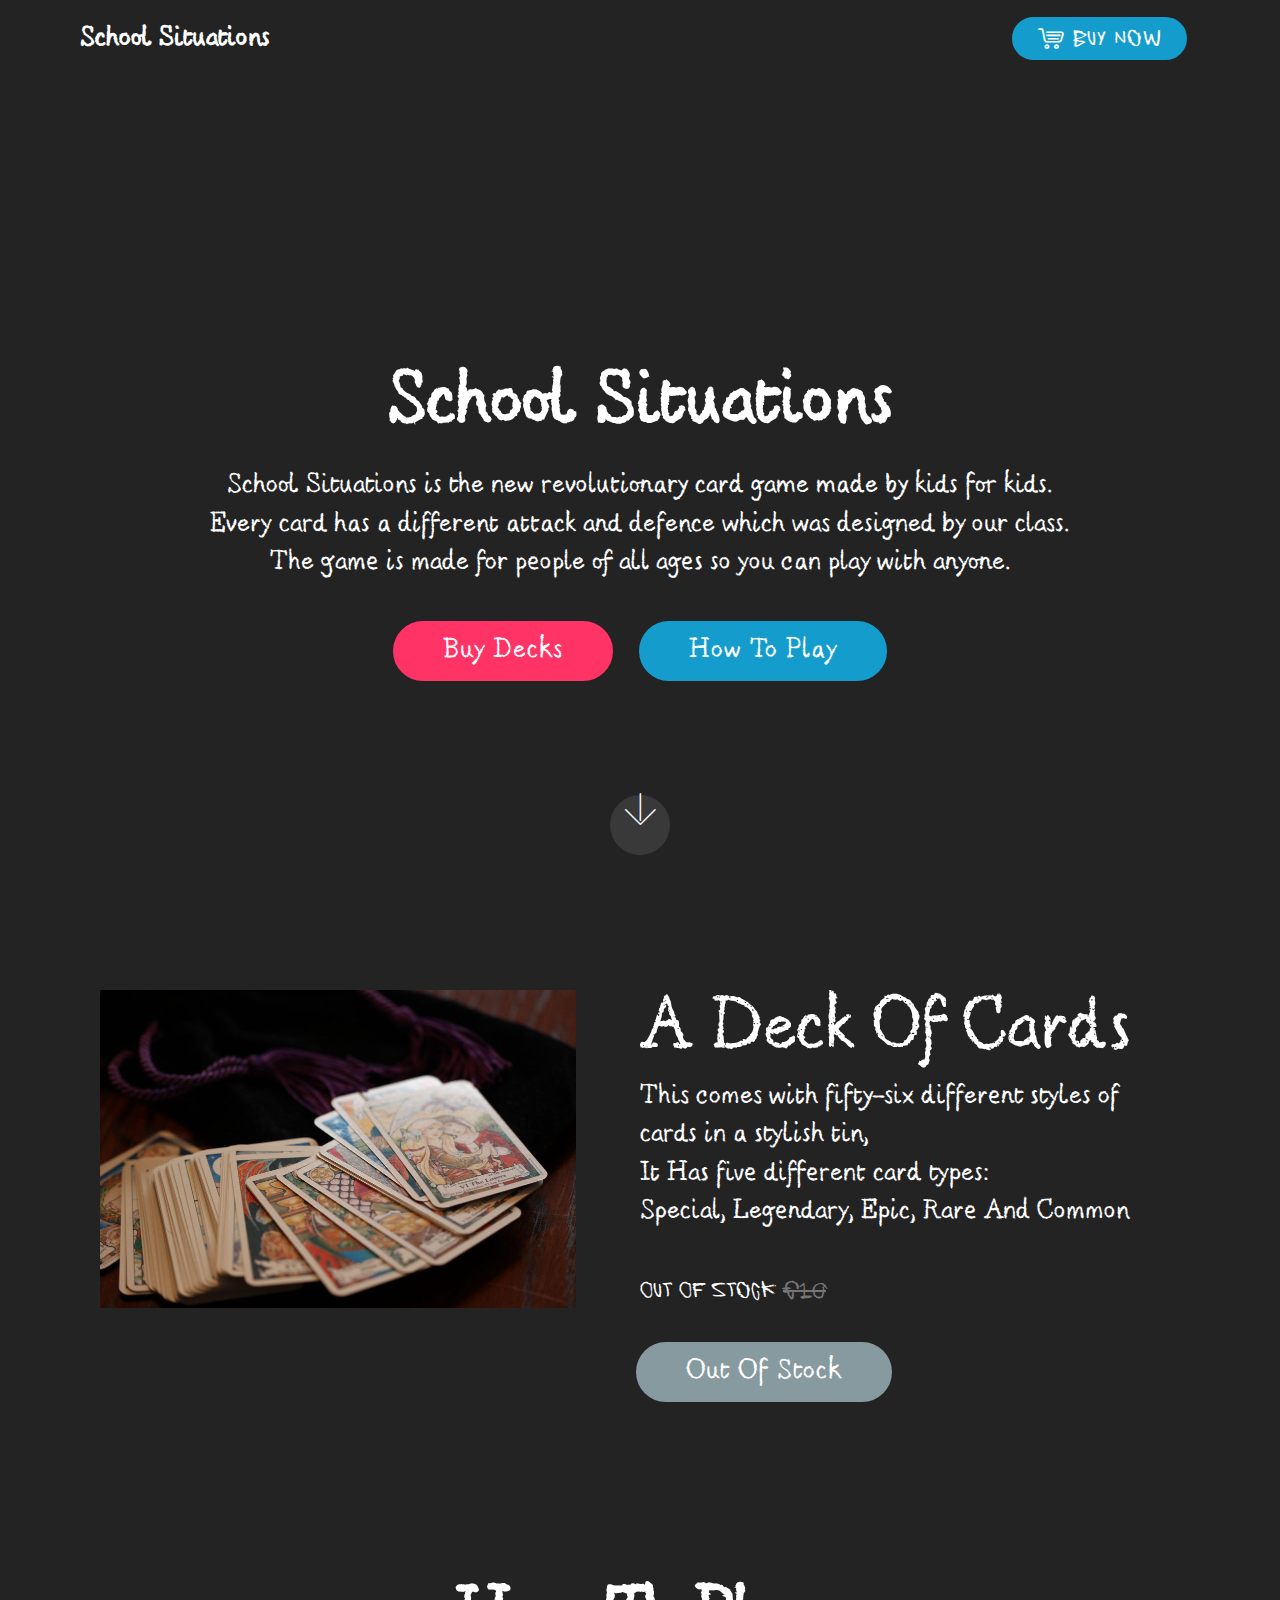
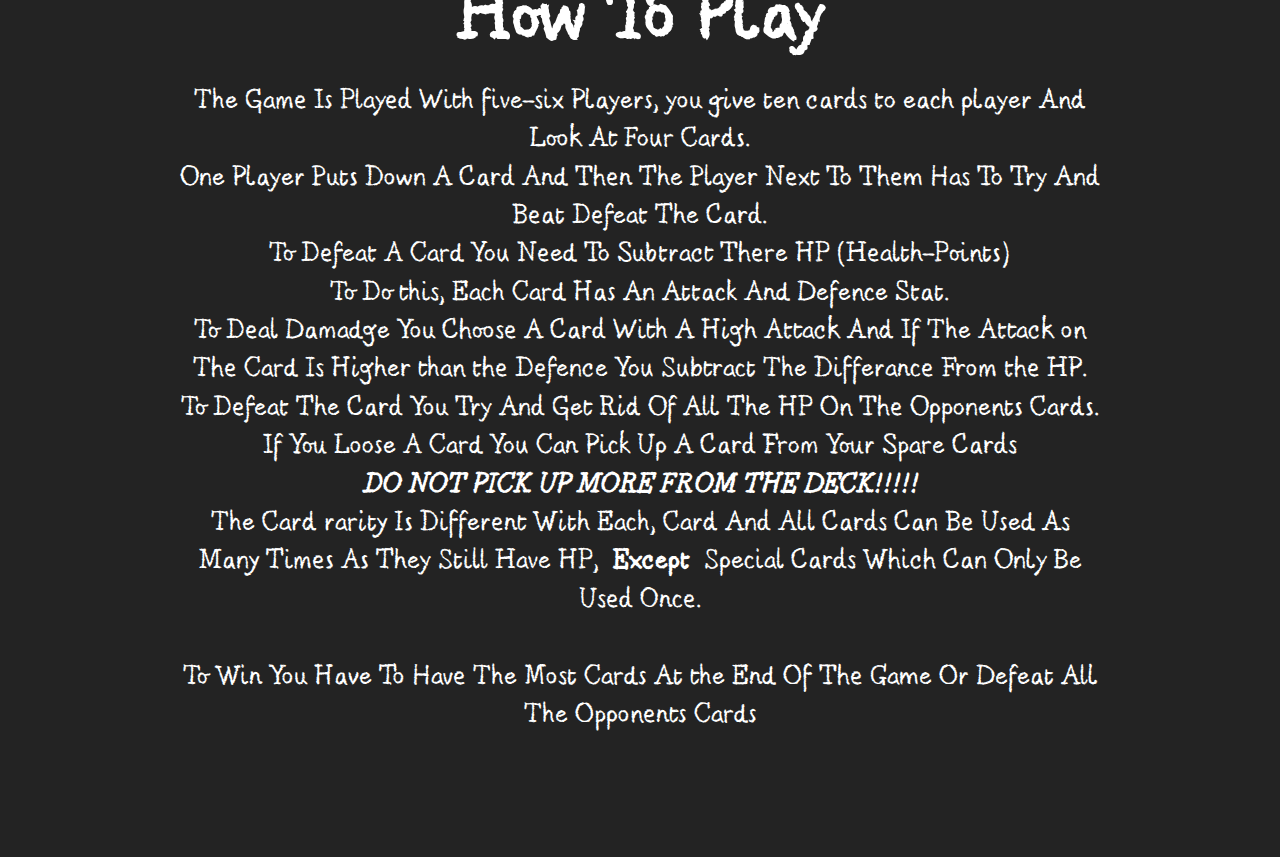
<file: index.html>
<!DOCTYPE html>
<html  >
<head>
  <!-- Site made with Mobirise Website Builder v4.12.0, https://mobirise.com -->
  <meta charset="UTF-8">
  <meta http-equiv="X-UA-Compatible" content="IE=edge">
  <meta name="generator" content="Mobirise v4.12.0, mobirise.com">
  <meta name="viewport" content="width=device-width, initial-scale=1, minimum-scale=1">
  <link rel="shortcut icon" href="assets/images/logo2.png" type="image/x-icon">
  <meta name="description" content="">
  
  <title>Home</title>
  <link rel="stylesheet" href="assets/web/assets/mobirise-icons-bold/mobirise-icons-bold.css">
  <link rel="stylesheet" href="assets/web/assets/mobirise-icons/mobirise-icons.css">
  <link rel="stylesheet" href="assets/bootstrap/css/bootstrap.min.css">
  <link rel="stylesheet" href="assets/bootstrap/css/bootstrap-grid.min.css">
  <link rel="stylesheet" href="assets/bootstrap/css/bootstrap-reboot.min.css">
  <link rel="stylesheet" href="assets/tether/tether.min.css">
  <link rel="stylesheet" href="assets/dropdown/css/style.css">
  <link rel="stylesheet" href="assets/theme/css/style.css">
  <link href="assets/fonts/style.css" rel="stylesheet">
  <link rel="preload" as="style" href="assets/mobirise/css/mbr-additional.css"><link rel="stylesheet" href="assets/mobirise/css/mbr-additional.css" type="text/css">
  
  
  
</head>
<body>
  <section class="menu cid-rSoMRwai62" once="menu" id="menu1-1d">

    

    <nav class="navbar navbar-expand beta-menu navbar-dropdown align-items-center navbar-fixed-top navbar-toggleable-sm">
        <button class="navbar-toggler navbar-toggler-right" type="button" data-toggle="collapse" data-target="#navbarSupportedContent" aria-controls="navbarSupportedContent" aria-expanded="false" aria-label="Toggle navigation">
            <div class="hamburger">
                <span></span>
                <span></span>
                <span></span>
                <span></span>
            </div>
        </button>
        <div class="menu-logo">
            <div class="navbar-brand">
                
                <span class="navbar-caption-wrap"><a class="navbar-caption text-white display-4" href="#top">School Situations</a></span>
            </div>
        </div>
        <div class="collapse navbar-collapse" id="navbarSupportedContent">
            <ul class="navbar-nav nav-dropdown" data-app-modern-menu="true"><li class="nav-item">
                    <a class="nav-link link text-white display-4" href="https://mobirise.co">&nbsp; &nbsp; &nbsp; &nbsp; &nbsp; &nbsp; &nbsp; &nbsp; &nbsp;&nbsp;</a>
                </li></ul>
            <div class="navbar-buttons mbr-section-btn"><a class="btn btn-sm btn-primary display-2" href="index.html#services2-c"><span class="mbrib-shopping-cart mbr-iconfont mbr-iconfont-btn"></span>Buy Now</a></div>
        </div>
    </nav>
</section>

<section class="engine"><a href="https://mobirise.info/h">how to create a web page</a></section><section class="cid-qTkA127IK8 mbr-fullscreen" id="header2-1">

    

    

    <div class="container align-center">
        <div class="row justify-content-md-center">
            <div class="mbr-white col-md-10">
                <h1 class="mbr-section-title mbr-bold pb-3 mbr-fonts-style display-7"><br><br>School Situations</h1>
                
                <p class="mbr-text pb-3 mbr-fonts-style display-4">School Situations is the new revolutionary card game made by kids for kids.<br>Every card has a different attack and defence which was designed by our class.<br>The game is made for people of all ages so you can play with anyone.<br></p>
                <div class="mbr-section-btn"><a class="btn btn-md btn-secondary display-4" href="index.html#services2-c">Buy Decks</a> <a class="btn btn-md btn-primary display-4" href="index.html#header16-1e">How To Play</a></div>
            </div>
        </div>
    </div>
    <div class="mbr-arrow hidden-sm-down" aria-hidden="true">
        <a href="#next">
            <i class="mbri-down mbr-iconfont"></i>
        </a>
    </div>
</section>

<section class="services2 cid-rPlqlYpSJc" id="services2-c">
    <!---->
    
    <!---->
    <!--Overlay-->
    
    <!--Container-->
    <div class="container">
        <div class="col-md-12">
            <div class="media-container-row">
                <div class="mbr-figure" style="width: 50%;">
                    <img src="assets/images/mbr-952x635.jpg" alt="Mobirise" title="">
                </div>
                <div class="align-left aside-content">
                    <h2 class="mbr-title pt-2 mbr-fonts-style display-7">A Deck Of Cards</h2>
                    <div class="mbr-section-text">
                        <p class="mbr-text text1 pt-2 mbr-light mbr-fonts-style display-4">This comes with fifty-six different styles of cards in a stylish tin,<br>It Has five different card types:<br>Special, Legendary, Epic, Rare And Common</p>
                        <p class="mbr-text text2 pt-4 mbr-light mbr-fonts-style display-2">Out Of Stock&nbsp;<span class="cost">€10</span></p>
                    </div>
                    <!--Btn-->
                    <div class="mbr-section-btn pt-3 align-left"><a href="page2.html" class="btn btn-warning display-4">Out Of Stock</a></div>
                </div>
            </div>
        </div>
    </div>
</section>

<section class="header1 cid-rSoNvacLBd" id="header16-1e">

    

    

    <div class="container">
        <div class="row justify-content-md-center">
            <div class="col-md-10 align-center">
                <h1 class="mbr-section-title mbr-bold pb-3 mbr-fonts-style display-7">How To Play</h1>
                
                <p class="mbr-text pb-3 mbr-fonts-style display-4">The Game Is Played With five-six Players, you give ten cards to each player And Look At Four Cards.<br>One Player Puts Down A Card And Then The Player Next To Them Has To Try And Beat Defeat The Card.<br>To Defeat A Card You Need To Subtract There HP (Health-Points)<br>To Do this, Each Card Has An Attack And Defence Stat.<br>To Deal Damadge You Choose A Card With A High Attack And If The Attack on The Card Is Higher than the Defence You Subtract The Differance From the HP.<br>To Defeat The Card You Try And Get Rid Of All The HP On The Opponents Cards.<br>If You Loose A Card You Can Pick Up A Card From Your Spare Cards<br><strong><em>DO NOT PICK UP MORE FROM THE DECK!!!!!</em></strong><br>The Card rarity Is Different With Each, Card And All Cards Can Be Used As Many Times As They Still Have HP, &nbsp;<strong>Except &nbsp;</strong>Special Cards Which Can Only Be Used Once.<br><br>To Win You Have To Have The Most Cards At the End Of The Game Or Defeat All The Opponents Cards</p>
                
            </div>
        </div>
    </div>

</section>


  <script src="assets/web/assets/jquery/jquery.min.js"></script>
  <script src="assets/popper/popper.min.js"></script>
  <script src="assets/bootstrap/js/bootstrap.min.js"></script>
  <script src="assets/tether/tether.min.js"></script>
  <script src="assets/smoothscroll/smooth-scroll.js"></script>
  <script src="assets/dropdown/js/nav-dropdown.js"></script>
  <script src="assets/dropdown/js/navbar-dropdown.js"></script>
  <script src="assets/touchswipe/jquery.touch-swipe.min.js"></script>
  <script src="assets/theme/js/script.js"></script>
  
  
</body>
</html>
</file>
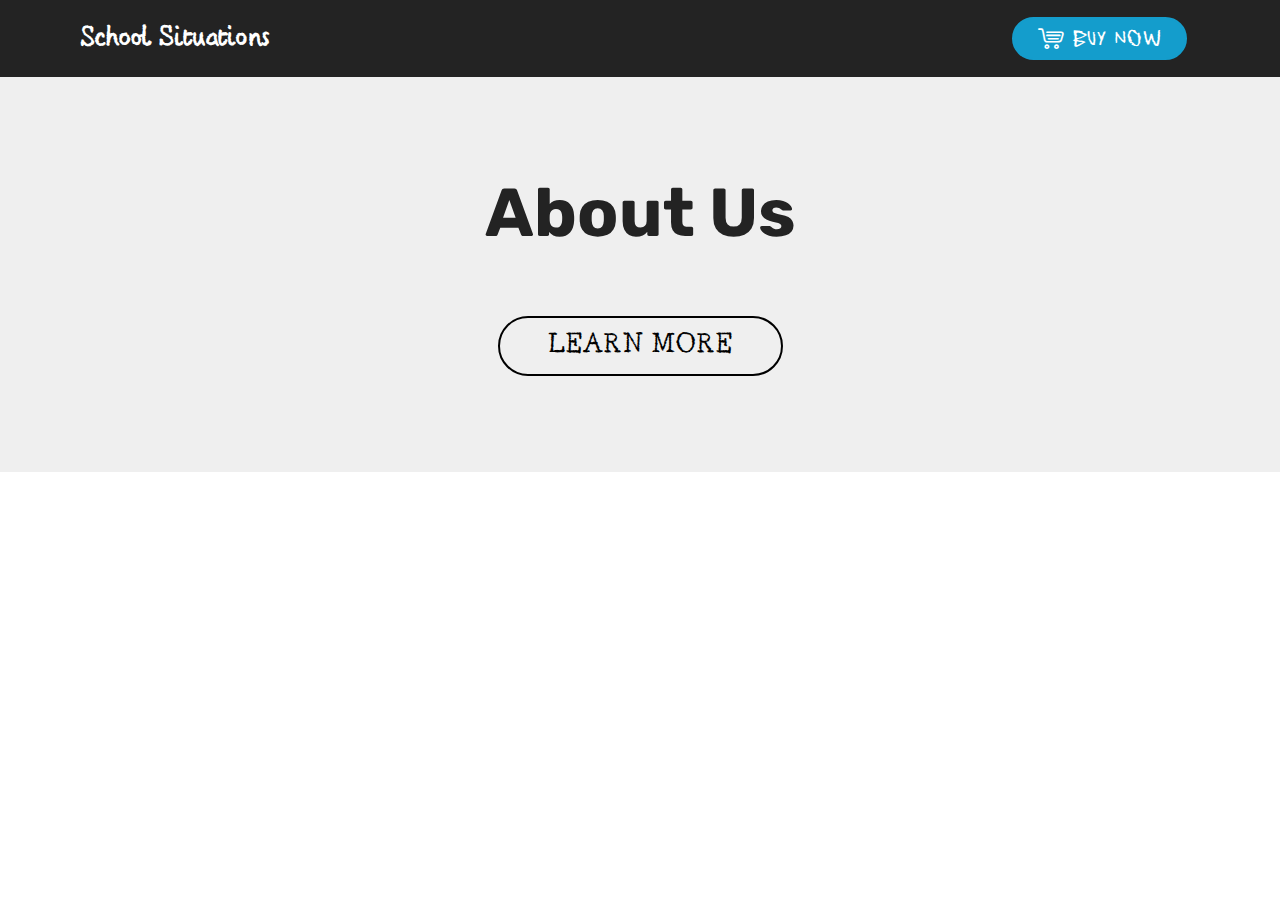
<file: page1.html>
<!DOCTYPE html>
<html  >
<head>
  <!-- Site made with Mobirise Website Builder v4.12.0, https://mobirise.com -->
  <meta charset="UTF-8">
  <meta http-equiv="X-UA-Compatible" content="IE=edge">
  <meta name="generator" content="Mobirise v4.12.0, mobirise.com">
  <meta name="viewport" content="width=device-width, initial-scale=1, minimum-scale=1">
  <link rel="shortcut icon" href="assets/images/logo2.png" type="image/x-icon">
  <meta name="description" content="Web Page Maker Description">
  
  <title>About Us</title>
  <link rel="stylesheet" href="assets/web/assets/mobirise-icons-bold/mobirise-icons-bold.css">
  <link rel="stylesheet" href="assets/bootstrap/css/bootstrap.min.css">
  <link rel="stylesheet" href="assets/bootstrap/css/bootstrap-grid.min.css">
  <link rel="stylesheet" href="assets/bootstrap/css/bootstrap-reboot.min.css">
  <link rel="stylesheet" href="assets/tether/tether.min.css">
  <link rel="stylesheet" href="assets/dropdown/css/style.css">
  <link rel="stylesheet" href="assets/theme/css/style.css">
  <link href="assets/fonts/style.css" rel="stylesheet">
  <link rel="preload" as="style" href="assets/mobirise/css/mbr-additional.css"><link rel="stylesheet" href="assets/mobirise/css/mbr-additional.css" type="text/css">
  
  
  
</head>
<body>
  <section class="header1 cid-rPlmQ8WeEJ" id="header16-4">

    

    

    <div class="container">
        <div class="row justify-content-md-center">
            <div class="col-md-10 align-center">
                <h1 class="mbr-section-title mbr-bold pb-3 mbr-fonts-style display-1">
                    <br>About Us</h1>
                
                <p class="mbr-text pb-3 mbr-fonts-style display-5"></p>
                <div class="mbr-section-btn"><a class="btn btn-md btn-black-outline display-4" href="https://mobirise.co">LEARN MORE</a>
                </div>
            </div>
        </div>
    </div>

</section>

<section class="engine"><a href="https://mobirise.info/o">free portfolio web templates</a></section><section class="menu cid-rSoMRwai62" once="menu" id="menu1-1d">

    

    <nav class="navbar navbar-expand beta-menu navbar-dropdown align-items-center navbar-fixed-top navbar-toggleable-sm">
        <button class="navbar-toggler navbar-toggler-right" type="button" data-toggle="collapse" data-target="#navbarSupportedContent" aria-controls="navbarSupportedContent" aria-expanded="false" aria-label="Toggle navigation">
            <div class="hamburger">
                <span></span>
                <span></span>
                <span></span>
                <span></span>
            </div>
        </button>
        <div class="menu-logo">
            <div class="navbar-brand">
                
                <span class="navbar-caption-wrap"><a class="navbar-caption text-white display-4" href="#top">School Situations</a></span>
            </div>
        </div>
        <div class="collapse navbar-collapse" id="navbarSupportedContent">
            <ul class="navbar-nav nav-dropdown" data-app-modern-menu="true"><li class="nav-item">
                    <a class="nav-link link text-white display-4" href="https://mobirise.co">&nbsp; &nbsp; &nbsp; &nbsp; &nbsp; &nbsp; &nbsp; &nbsp; &nbsp;&nbsp;</a>
                </li></ul>
            <div class="navbar-buttons mbr-section-btn"><a class="btn btn-sm btn-primary display-2" href="index.html#services2-c"><span class="mbrib-shopping-cart mbr-iconfont mbr-iconfont-btn"></span>Buy Now</a></div>
        </div>
    </nav>
</section>


  <script src="assets/web/assets/jquery/jquery.min.js"></script>
  <script src="assets/popper/popper.min.js"></script>
  <script src="assets/bootstrap/js/bootstrap.min.js"></script>
  <script src="assets/tether/tether.min.js"></script>
  <script src="assets/smoothscroll/smooth-scroll.js"></script>
  <script src="assets/dropdown/js/nav-dropdown.js"></script>
  <script src="assets/dropdown/js/navbar-dropdown.js"></script>
  <script src="assets/touchswipe/jquery.touch-swipe.min.js"></script>
  <script src="assets/theme/js/script.js"></script>
  
  
</body>
</html>
</file>
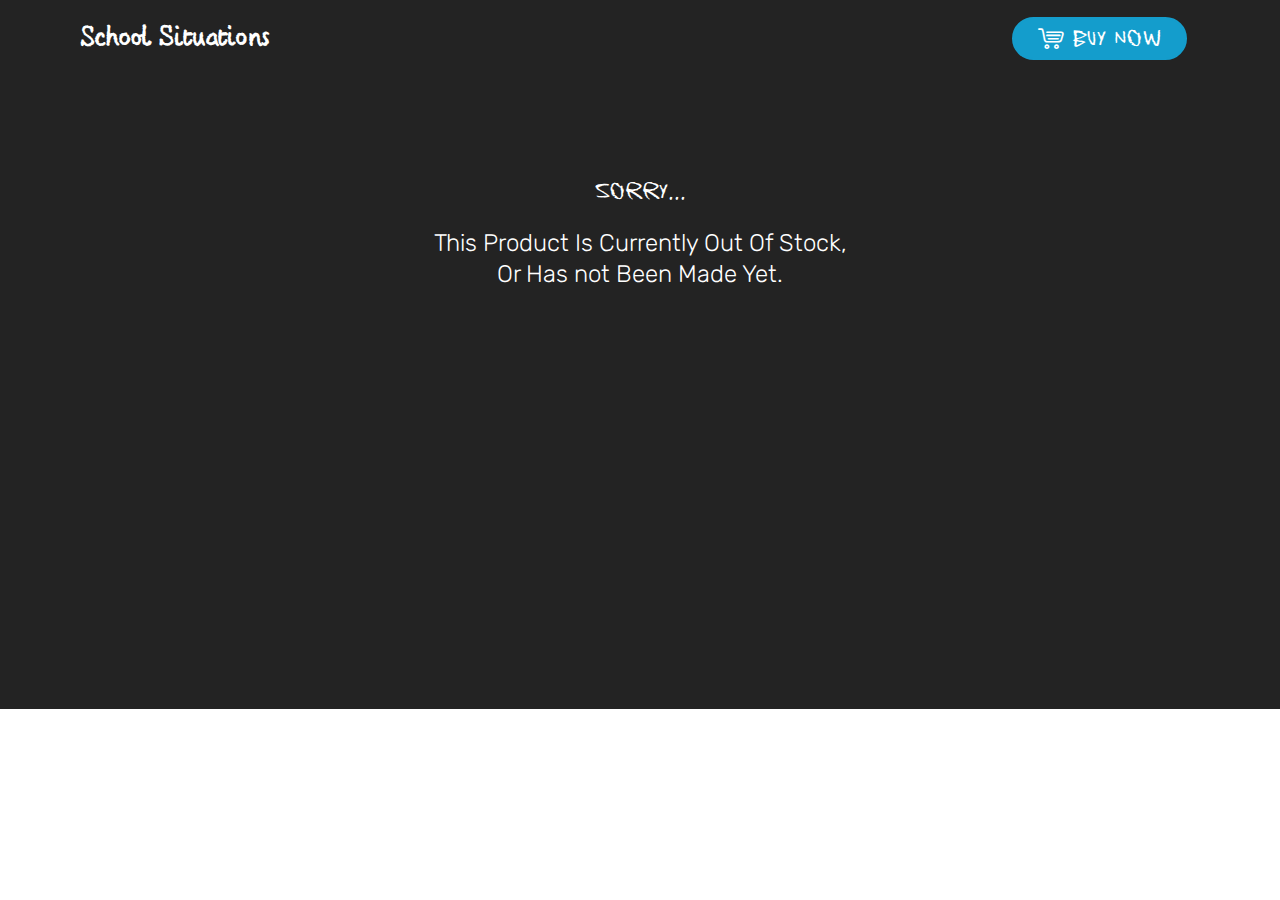
<file: page2.html>
<!DOCTYPE html>
<html  >
<head>
  <!-- Site made with Mobirise Website Builder v4.12.0, https://mobirise.com -->
  <meta charset="UTF-8">
  <meta http-equiv="X-UA-Compatible" content="IE=edge">
  <meta name="generator" content="Mobirise v4.12.0, mobirise.com">
  <meta name="viewport" content="width=device-width, initial-scale=1, minimum-scale=1">
  <link rel="shortcut icon" href="assets/images/logo2.png" type="image/x-icon">
  <meta name="description" content="Site Builder Description">
  
  <title>Coming Soon</title>
  <link rel="stylesheet" href="assets/web/assets/mobirise-icons-bold/mobirise-icons-bold.css">
  <link rel="stylesheet" href="assets/bootstrap/css/bootstrap.min.css">
  <link rel="stylesheet" href="assets/bootstrap/css/bootstrap-grid.min.css">
  <link rel="stylesheet" href="assets/bootstrap/css/bootstrap-reboot.min.css">
  <link rel="stylesheet" href="assets/tether/tether.min.css">
  <link rel="stylesheet" href="assets/dropdown/css/style.css">
  <link rel="stylesheet" href="assets/theme/css/style.css">
  <link href="assets/fonts/style.css" rel="stylesheet">
  <link rel="preload" as="style" href="assets/mobirise/css/mbr-additional.css"><link rel="stylesheet" href="assets/mobirise/css/mbr-additional.css" type="text/css">
  
  
  
</head>
<body>
  <section class="mbr-section content4 cid-rPlPKDnW65" id="content4-w">

    

    <div class="container">
        <div class="media-container-row">
            <div class="title col-12 col-md-8">
                <h2 class="align-center pb-3 mbr-fonts-style display-2"><br><br><br><br><br>Sorry...</h2>
                <h3 class="mbr-section-subtitle align-center mbr-light mbr-fonts-style display-5">This Product Is Currently Out Of Stock,<br>Or Has not Been Made Yet.<br><br><br></h3>
                
            </div>
        </div>
    </div>
</section>

<section class="engine"><a href="https://mobirise.info/w">html5 templates</a></section><section class="mbr-section content4 cid-rPlRaP2oPS" id="content4-15">

    

    <div class="container">
        <div class="media-container-row">
            <div class="title col-12 col-md-8">
                <h2 class="align-center pb-3 mbr-fonts-style display-2"></h2>
                <h3 class="mbr-section-subtitle align-center mbr-light mbr-fonts-style display-5"></h3>
                
            </div>
        </div>
    </div>
</section>

<section class="mbr-section content4 cid-rPlRaZYi4J" id="content4-16">

    

    <div class="container">
        <div class="media-container-row">
            <div class="title col-12 col-md-8">
                <h2 class="align-center pb-3 mbr-fonts-style display-2"></h2>
                <h3 class="mbr-section-subtitle align-center mbr-light mbr-fonts-style display-5"></h3>
                
            </div>
        </div>
    </div>
</section>

<section class="menu cid-rSoMRwai62" once="menu" id="menu1-1d">

    

    <nav class="navbar navbar-expand beta-menu navbar-dropdown align-items-center navbar-fixed-top navbar-toggleable-sm">
        <button class="navbar-toggler navbar-toggler-right" type="button" data-toggle="collapse" data-target="#navbarSupportedContent" aria-controls="navbarSupportedContent" aria-expanded="false" aria-label="Toggle navigation">
            <div class="hamburger">
                <span></span>
                <span></span>
                <span></span>
                <span></span>
            </div>
        </button>
        <div class="menu-logo">
            <div class="navbar-brand">
                
                <span class="navbar-caption-wrap"><a class="navbar-caption text-white display-4" href="#top">School Situations</a></span>
            </div>
        </div>
        <div class="collapse navbar-collapse" id="navbarSupportedContent">
            <ul class="navbar-nav nav-dropdown" data-app-modern-menu="true"><li class="nav-item">
                    <a class="nav-link link text-white display-4" href="https://mobirise.co">&nbsp; &nbsp; &nbsp; &nbsp; &nbsp; &nbsp; &nbsp; &nbsp; &nbsp;&nbsp;</a>
                </li></ul>
            <div class="navbar-buttons mbr-section-btn"><a class="btn btn-sm btn-primary display-2" href="index.html#services2-c"><span class="mbrib-shopping-cart mbr-iconfont mbr-iconfont-btn"></span>Buy Now</a></div>
        </div>
    </nav>
</section>


  <script src="assets/web/assets/jquery/jquery.min.js"></script>
  <script src="assets/popper/popper.min.js"></script>
  <script src="assets/bootstrap/js/bootstrap.min.js"></script>
  <script src="assets/tether/tether.min.js"></script>
  <script src="assets/smoothscroll/smooth-scroll.js"></script>
  <script src="assets/dropdown/js/nav-dropdown.js"></script>
  <script src="assets/dropdown/js/navbar-dropdown.js"></script>
  <script src="assets/touchswipe/jquery.touch-swipe.min.js"></script>
  <script src="assets/theme/js/script.js"></script>
  
  
</body>
</html>
</file>
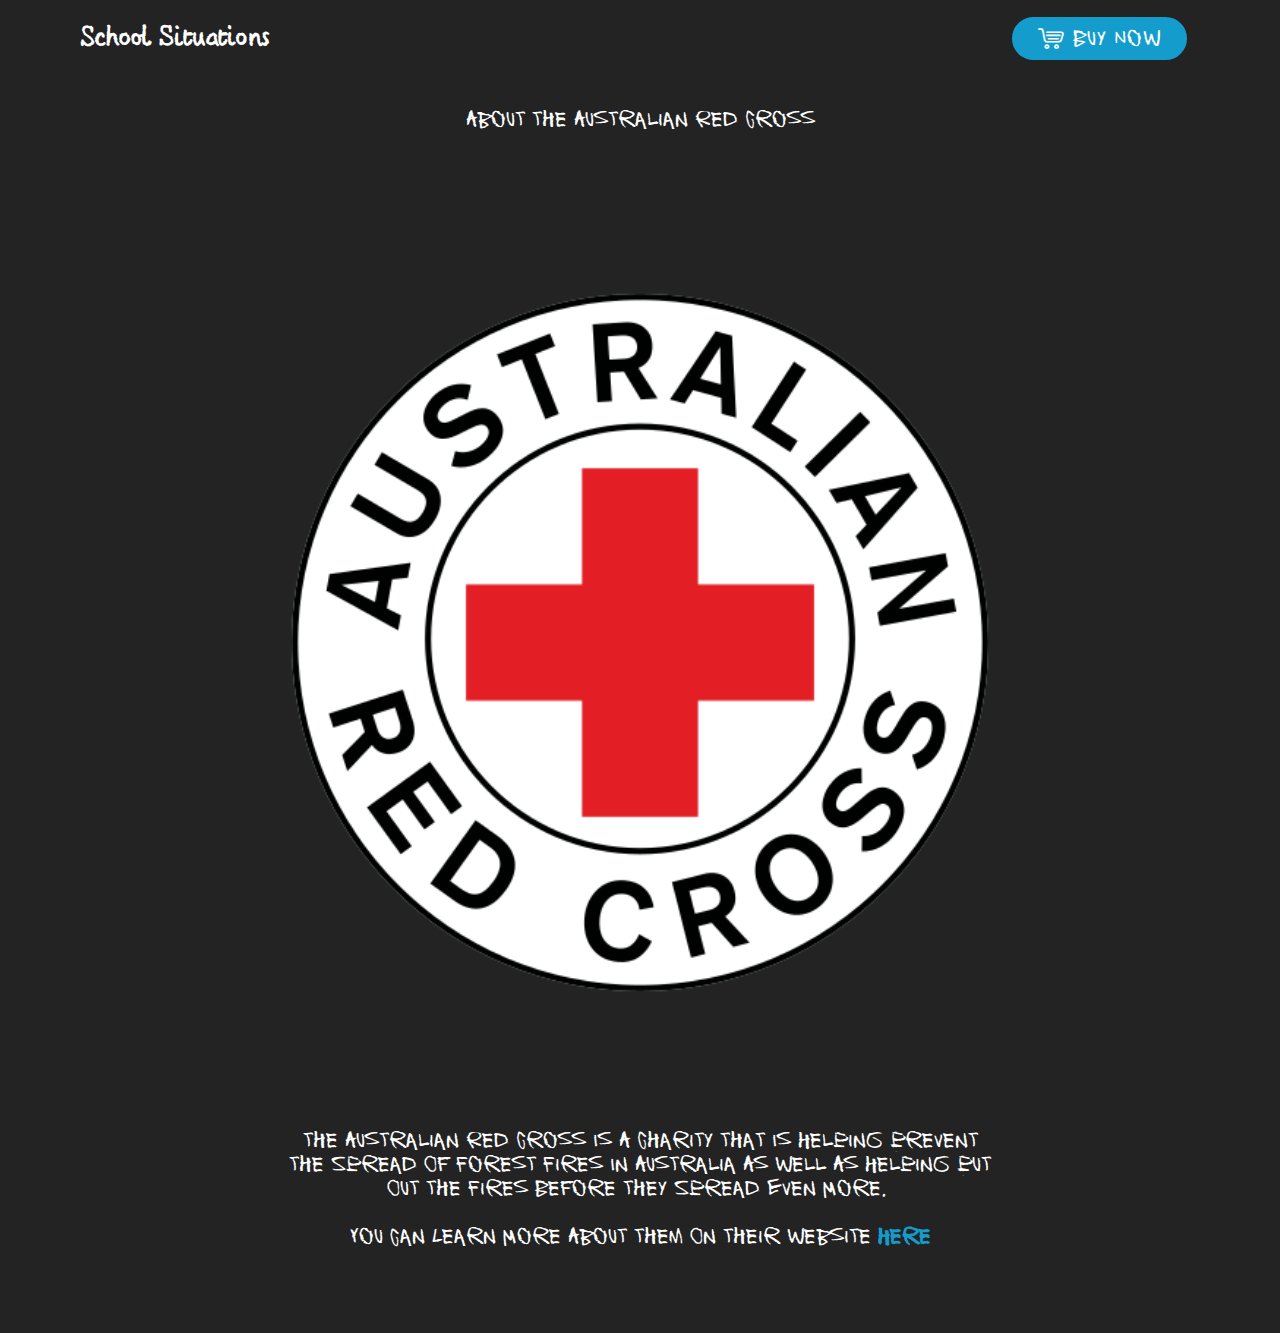
<file: page3.html>
<!DOCTYPE html>
<html  >
<head>
  <!-- Site made with Mobirise Website Builder v4.12.0, https://mobirise.com -->
  <meta charset="UTF-8">
  <meta http-equiv="X-UA-Compatible" content="IE=edge">
  <meta name="generator" content="Mobirise v4.12.0, mobirise.com">
  <meta name="viewport" content="width=device-width, initial-scale=1, minimum-scale=1">
  <link rel="shortcut icon" href="assets/images/logo2.png" type="image/x-icon">
  <meta name="description" content="Website Builder Description">
  
  <title>About The Red Cross</title>
  <link rel="stylesheet" href="assets/web/assets/mobirise-icons-bold/mobirise-icons-bold.css">
  <link rel="stylesheet" href="assets/bootstrap/css/bootstrap.min.css">
  <link rel="stylesheet" href="assets/bootstrap/css/bootstrap-grid.min.css">
  <link rel="stylesheet" href="assets/bootstrap/css/bootstrap-reboot.min.css">
  <link rel="stylesheet" href="assets/tether/tether.min.css">
  <link rel="stylesheet" href="assets/dropdown/css/style.css">
  <link rel="stylesheet" href="assets/theme/css/style.css">
  <link href="assets/fonts/style.css" rel="stylesheet">
  <link rel="preload" as="style" href="assets/mobirise/css/mbr-additional.css"><link rel="stylesheet" href="assets/mobirise/css/mbr-additional.css" type="text/css">
  
  
  
</head>
<body>
  <section class="mbr-section content4 cid-rPlI22J2Ic" id="content4-m">

    

    <div class="container">
        <div class="media-container-row">
            <div class="title col-12 col-md-8">
                <h2 class="align-center pb-3 mbr-fonts-style display-2"><br><br>About The Australian Red Cross</h2>
                <h3 class="mbr-section-subtitle align-center mbr-light mbr-fonts-style display-7"></h3>
                
            </div>
        </div>
    </div>
</section>

<section class="engine"><a href="https://mobirise.info/p">web templates free download</a></section><section class="cid-rPlIeeTWg0" id="image1-n">

    

    <figure class="mbr-figure container">
        <div class="image-block" style="width: 66%;">
            <img src="assets/images/red-cross-logo-500x500.png" width="1400" alt="Mobirise" title="">
            
        </div>
    </figure>
</section>

<section class="mbr-section content4 cid-rPlItGCNh1" id="content4-o">

    

    <div class="container">
        <div class="media-container-row">
            <div class="title col-12 col-md-8">
                <h2 class="align-center pb-3 mbr-fonts-style display-2">The Australian Red Cross Is A Charity That Is Helping Prevent The Spread Of Forest Fires In Australia As Well As Helping Put Out The Fires Before They Spread Even More.&nbsp;<br><br>You can Learn More About Them On Their Website <a href="https://www.redcross.org.au/" target="_blank"><strong>Here</strong></a></h2>
                <h3 class="mbr-section-subtitle align-center mbr-light mbr-fonts-style display-5"></h3>
                
            </div>
        </div>
    </div>
</section>

<section class="menu cid-rSoMRwai62" once="menu" id="menu1-1d">

    

    <nav class="navbar navbar-expand beta-menu navbar-dropdown align-items-center navbar-fixed-top navbar-toggleable-sm">
        <button class="navbar-toggler navbar-toggler-right" type="button" data-toggle="collapse" data-target="#navbarSupportedContent" aria-controls="navbarSupportedContent" aria-expanded="false" aria-label="Toggle navigation">
            <div class="hamburger">
                <span></span>
                <span></span>
                <span></span>
                <span></span>
            </div>
        </button>
        <div class="menu-logo">
            <div class="navbar-brand">
                
                <span class="navbar-caption-wrap"><a class="navbar-caption text-white display-4" href="#top">School Situations</a></span>
            </div>
        </div>
        <div class="collapse navbar-collapse" id="navbarSupportedContent">
            <ul class="navbar-nav nav-dropdown" data-app-modern-menu="true"><li class="nav-item">
                    <a class="nav-link link text-white display-4" href="https://mobirise.co">&nbsp; &nbsp; &nbsp; &nbsp; &nbsp; &nbsp; &nbsp; &nbsp; &nbsp;&nbsp;</a>
                </li></ul>
            <div class="navbar-buttons mbr-section-btn"><a class="btn btn-sm btn-primary display-2" href="index.html#services2-c"><span class="mbrib-shopping-cart mbr-iconfont mbr-iconfont-btn"></span>Buy Now</a></div>
        </div>
    </nav>
</section>


  <script src="assets/web/assets/jquery/jquery.min.js"></script>
  <script src="assets/popper/popper.min.js"></script>
  <script src="assets/bootstrap/js/bootstrap.min.js"></script>
  <script src="assets/tether/tether.min.js"></script>
  <script src="assets/smoothscroll/smooth-scroll.js"></script>
  <script src="assets/dropdown/js/nav-dropdown.js"></script>
  <script src="assets/dropdown/js/navbar-dropdown.js"></script>
  <script src="assets/touchswipe/jquery.touch-swipe.min.js"></script>
  <script src="assets/theme/js/script.js"></script>
  
  
</body>
</html>
</file>
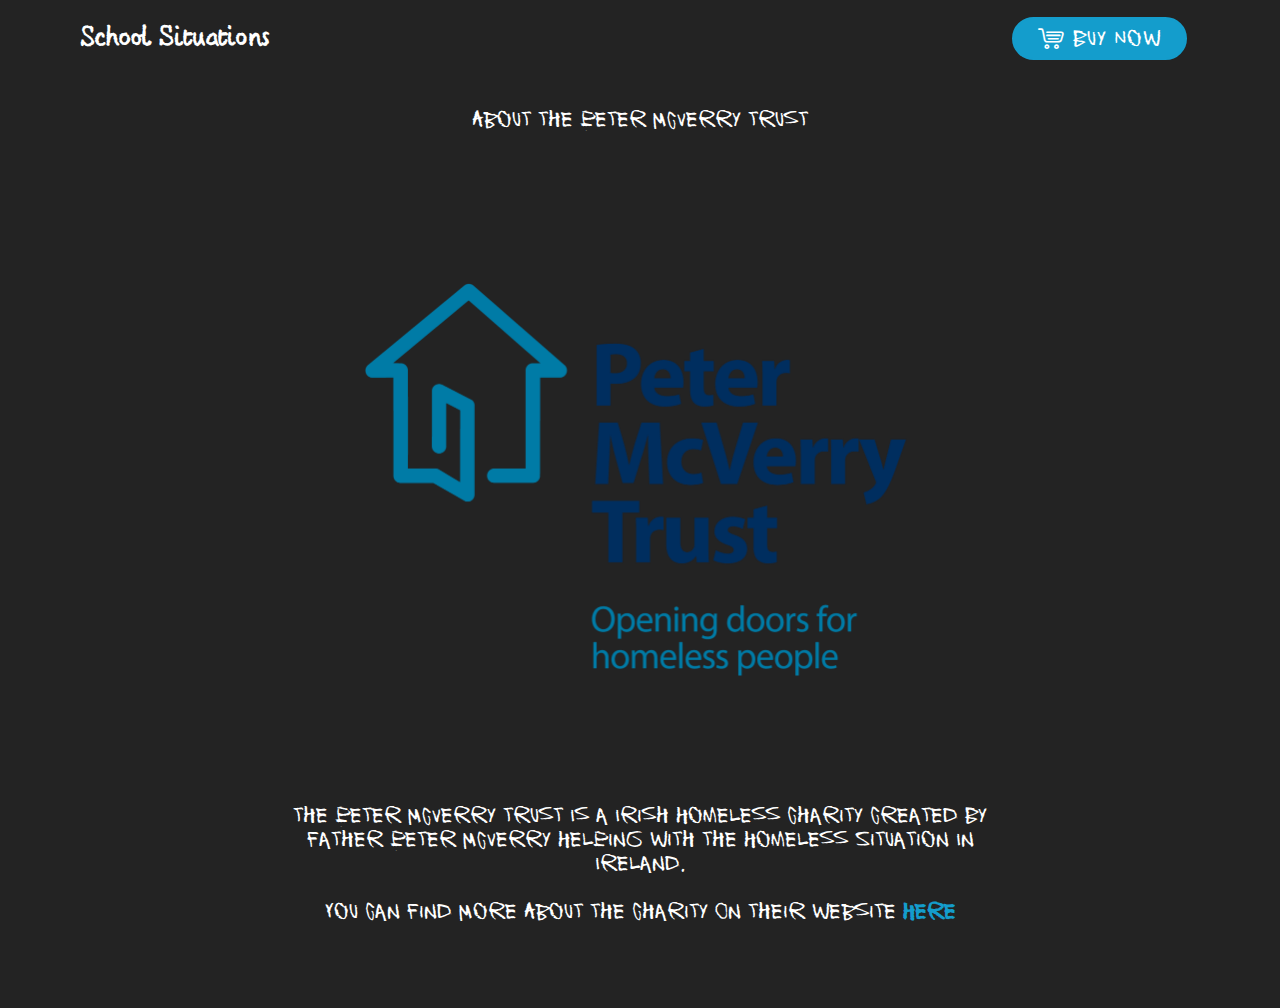
<file: page4.html>
<!DOCTYPE html>
<html  >
<head>
  <!-- Site made with Mobirise Website Builder v4.12.0, https://mobirise.com -->
  <meta charset="UTF-8">
  <meta http-equiv="X-UA-Compatible" content="IE=edge">
  <meta name="generator" content="Mobirise v4.12.0, mobirise.com">
  <meta name="viewport" content="width=device-width, initial-scale=1, minimum-scale=1">
  <link rel="shortcut icon" href="assets/images/logo2.png" type="image/x-icon">
  <meta name="description" content="Web Builder Description">
  
  <title>About The Peter Mcverry Trust</title>
  <link rel="stylesheet" href="assets/web/assets/mobirise-icons-bold/mobirise-icons-bold.css">
  <link rel="stylesheet" href="assets/bootstrap/css/bootstrap.min.css">
  <link rel="stylesheet" href="assets/bootstrap/css/bootstrap-grid.min.css">
  <link rel="stylesheet" href="assets/bootstrap/css/bootstrap-reboot.min.css">
  <link rel="stylesheet" href="assets/tether/tether.min.css">
  <link rel="stylesheet" href="assets/dropdown/css/style.css">
  <link rel="stylesheet" href="assets/theme/css/style.css">
  <link href="assets/fonts/style.css" rel="stylesheet">
  <link rel="preload" as="style" href="assets/mobirise/css/mbr-additional.css"><link rel="stylesheet" href="assets/mobirise/css/mbr-additional.css" type="text/css">
  
  
  
</head>
<body>
  <section class="mbr-section content4 cid-rPlLq4RAld" id="content4-s">

    

    <div class="container">
        <div class="media-container-row">
            <div class="title col-12 col-md-8">
                <h2 class="align-center pb-3 mbr-fonts-style display-2"><br><br>About The Peter McVerry Trust</h2>
                <h3 class="mbr-section-subtitle align-center mbr-light mbr-fonts-style display-5"></h3>
                
            </div>
        </div>
    </div>
</section>

<section class="engine"><a href="https://mobirise.info/c">free web builder</a></section><section class="cid-rPlMms2zc1" id="image1-u">

    

    <figure class="mbr-figure container">
        <div class="image-block" style="width: 66%;">
            <img src="assets/images/pmvt-logo-1466x817.png" width="1400" alt="Mobirise" title="">
            
        </div>
    </figure>
</section>

<section class="mbr-section content4 cid-rPlMHQwLpd" id="content4-v">

    

    <div class="container">
        <div class="media-container-row">
            <div class="title col-12 col-md-8">
                <h2 class="align-center pb-3 mbr-fonts-style display-2">The Peter McVerry Trust Is a Irish Homeless Charity Created By Father Peter McVerry Helping with The Homeless Situation In Ireland.<br><br>You Can Find More About The Charity On Their Website <a href="https://pmvtrust.ie/" target="_blank"><strong>Here</strong></a></h2>
                <h3 class="mbr-section-subtitle align-center mbr-light mbr-fonts-style display-5"></h3>
                
            </div>
        </div>
    </div>
</section>

<section class="menu cid-rSoMRwai62" once="menu" id="menu1-1d">

    

    <nav class="navbar navbar-expand beta-menu navbar-dropdown align-items-center navbar-fixed-top navbar-toggleable-sm">
        <button class="navbar-toggler navbar-toggler-right" type="button" data-toggle="collapse" data-target="#navbarSupportedContent" aria-controls="navbarSupportedContent" aria-expanded="false" aria-label="Toggle navigation">
            <div class="hamburger">
                <span></span>
                <span></span>
                <span></span>
                <span></span>
            </div>
        </button>
        <div class="menu-logo">
            <div class="navbar-brand">
                
                <span class="navbar-caption-wrap"><a class="navbar-caption text-white display-4" href="#top">School Situations</a></span>
            </div>
        </div>
        <div class="collapse navbar-collapse" id="navbarSupportedContent">
            <ul class="navbar-nav nav-dropdown" data-app-modern-menu="true"><li class="nav-item">
                    <a class="nav-link link text-white display-4" href="https://mobirise.co">&nbsp; &nbsp; &nbsp; &nbsp; &nbsp; &nbsp; &nbsp; &nbsp; &nbsp;&nbsp;</a>
                </li></ul>
            <div class="navbar-buttons mbr-section-btn"><a class="btn btn-sm btn-primary display-2" href="index.html#services2-c"><span class="mbrib-shopping-cart mbr-iconfont mbr-iconfont-btn"></span>Buy Now</a></div>
        </div>
    </nav>
</section>


  <script src="assets/web/assets/jquery/jquery.min.js"></script>
  <script src="assets/popper/popper.min.js"></script>
  <script src="assets/bootstrap/js/bootstrap.min.js"></script>
  <script src="assets/tether/tether.min.js"></script>
  <script src="assets/smoothscroll/smooth-scroll.js"></script>
  <script src="assets/dropdown/js/nav-dropdown.js"></script>
  <script src="assets/dropdown/js/navbar-dropdown.js"></script>
  <script src="assets/touchswipe/jquery.touch-swipe.min.js"></script>
  <script src="assets/theme/js/script.js"></script>
  
  
</body>
</html>
</file>
<file: assets/web/assets/mobirise-icons-bold/mobirise-icons-bold.css>
@font-face {
  font-family: 'mobirise-icons-bold';
  font-display: swap;
  src:  url('mobirise-icons-bold.eot?m1l4yr');
  src:  url('mobirise-icons-bold.eot?m1l4yr#iefix') format('embedded-opentype'),
    url('mobirise-icons-bold.ttf?m1l4yr') format('truetype'),
    url('mobirise-icons-bold.woff?m1l4yr') format('woff'),
    url('mobirise-icons-bold.svg?m1l4yr#mobirise-icons-bold') format('svg');
  font-weight: normal;
  font-style: normal;
}

[class^="mbrib-"], [class*="mbrib-"] {
  /* use !important to prevent issues with browser extensions that change fonts */
  font-family: 'mobirise-icons-bold' !important;
  speak: none;
  font-style: normal;
  font-weight: normal;
  font-variant: normal;
  text-transform: none;
  line-height: 1;

  /* Better Font Rendering =========== */
  -webkit-font-smoothing: antialiased;
  -moz-osx-font-smoothing: grayscale;
}

.mbrib-add-submenu:before {
  content: "\e900";
}
.mbrib-alert:before {
  content: "\e901";
}
.mbrib-align-center:before {
  content: "\e902";
}
.mbrib-align-justify:before {
  content: "\e903";
}
.mbrib-align-left:before {
  content: "\e904";
}
.mbrib-align-right:before {
  content: "\e905";
}
.mbrib-android:before {
  content: "\e906";
}
.mbrib-apple:before {
  content: "\e907";
}
.mbrib-arrow-down:before {
  content: "\e908";
}
.mbrib-arrow-next:before {
  content: "\e909";
}
.mbrib-arrow-prev:before {
  content: "\e90a";
}
.mbrib-arrow-up:before {
  content: "\e90b";
}
.mbrib-bold:before {
  content: "\e90c";
}
.mbrib-bookmark:before {
  content: "\e90d";
}
.mbrib-bootstrap:before {
  content: "\e90e";
}
.mbrib-briefcase:before {
  content: "\e90f";
}
.mbrib-browse:before {
  content: "\e910";
}
.mbrib-bulleted-list:before {
  content: "\e911";
}
.mbrib-calendar:before {
  content: "\e912";
}
.mbrib-camera:before {
  content: "\e913";
}
.mbrib-cart-add:before {
  content: "\e914";
}
.mbrib-cart-full:before {
  content: "\e915";
}
.mbrib-cash:before {
  content: "\e916";
}
.mbrib-change-style:before {
  content: "\e917";
}
.mbrib-chat:before {
  content: "\e918";
}
.mbrib-clock:before {
  content: "\e919";
}
.mbrib-close:before {
  content: "\e91a";
}
.mbrib-cloud:before {
  content: "\e91b";
}
.mbrib-code:before {
  content: "\e91c";
}
.mbrib-contact-form:before {
  content: "\e91d";
}
.mbrib-credit-card:before {
  content: "\e91e";
}
.mbrib-cursor-click:before {
  content: "\e91f";
}
.mbrib-cust-feedback:before {
  content: "\e920";
}
.mbrib-database:before {
  content: "\e921";
}
.mbrib-delivery:before {
  content: "\e922";
}
.mbrib-desktop:before {
  content: "\e923";
}
.mbrib-devices:before {
  content: "\e924";
}
.mbrib-down:before {
  content: "\e925";
}
.mbrib-download:before {
  content: "\e926";
}
.mbrib-drag-n-drop:before {
  content: "\e927";
}
.mbrib-drag-n-drop2:before {
  content: "\e928";
}
.mbrib-edit:before {
  content: "\e929";
}
.mbrib-edit2:before {
  content: "\e92a";
}
.mbrib-error:before {
  content: "\e92b";
}
.mbrib-extension:before {
  content: "\e92c";
}
.mbrib-features:before {
  content: "\e92d";
}
.mbrib-file:before {
  content: "\e92e";
}
.mbrib-flag:before {
  content: "\e92f";
}
.mbrib-folder:before {
  content: "\e930";
}
.mbrib-gift:before {
  content: "\e931";
}
.mbrib-github:before {
  content: "\e932";
}
.mbrib-globe-2:before {
  content: "\e933";
}
.mbrib-globe:before {
  content: "\e934";
}
.mbrib-growing-chart:before {
  content: "\e935";
}
.mbrib-hearth:before {
  content: "\e936";
}
.mbrib-help:before {
  content: "\e937";
}
.mbrib-home:before {
  content: "\e938";
}
.mbrib-hot-cup:before {
  content: "\e939";
}
.mbrib-idea:before {
  content: "\e93a";
}
.mbrib-image-gallery:before {
  content: "\e93b";
}
.mbrib-image-slider:before {
  content: "\e93c";
}
.mbrib-info:before {
  content: "\e93d";
}
.mbrib-italic:before {
  content: "\e93e";
}
.mbrib-key:before {
  content: "\e93f";
}
.mbrib-laptop:before {
  content: "\e940";
}
.mbrib-layers:before {
  content: "\e941";
}
.mbrib-left-right:before {
  content: "\e942";
}
.mbrib-left:before {
  content: "\e943";
}
.mbrib-letter:before {
  content: "\e944";
}
.mbrib-like:before {
  content: "\e945";
}
.mbrib-link:before {
  content: "\e946";
}
.mbrib-lock:before {
  content: "\e947";
}
.mbrib-login:before {
  content: "\e948";
}
.mbrib-logout:before {
  content: "\e949";
}
.mbrib-magic-stick:before {
  content: "\e94a";
}
.mbrib-map-pin:before {
  content: "\e94b";
}
.mbrib-menu:before {
  content: "\e94c";
}
.mbrib-mobile:before {
  content: "\e94d";
}
.mbrib-mobile2:before {
  content: "\e94e";
}
.mbrib-mobirise:before {
  content: "\e94f";
}
.mbrib-more-horizontal:before {
  content: "\e950";
}
.mbrib-more-vertical:before {
  content: "\e951";
}
.mbrib-music:before {
  content: "\e952";
}
.mbrib-new-file:before {
  content: "\e953";
}
.mbrib-numbered-list:before {
  content: "\e954";
}
.mbrib-opened-folder:before {
  content: "\e955";
}
.mbrib-pages:before {
  content: "\e956";
}
.mbrib-paper-plane:before {
  content: "\e957";
}
.mbrib-paperclip:before {
  content: "\e958";
}
.mbrib-photo:before {
  content: "\e959";
}
.mbrib-photos:before {
  content: "\e95a";
}
.mbrib-pin:before {
  content: "\e95b";
}
.mbrib-play:before {
  content: "\e95c";
}
.mbrib-plus:before {
  content: "\e95d";
}
.mbrib-preview:before {
  content: "\e95e";
}
.mbrib-print:before {
  content: "\e95f";
}
.mbrib-protect:before {
  content: "\e960";
}
.mbrib-question:before {
  content: "\e961";
}
.mbrib-quote-left:before {
  content: "\e962";
}
.mbrib-quote-right:before {
  content: "\e963";
}
.mbrib-redo:before {
  content: "\e964";
}
.mbrib-refresh:before {
  content: "\e965";
}
.mbrib-responsive:before {
  content: "\e966";
}
.mbrib-right:before {
  content: "\e967";
}
.mbrib-rocket:before {
  content: "\e968";
}
.mbrib-sad-face:before {
  content: "\e969";
}
.mbrib-sale:before {
  content: "\e96a";
}
.mbrib-save:before {
  content: "\e96b";
}
.mbrib-search:before {
  content: "\e96c";
}
.mbrib-setting:before {
  content: "\e96d";
}
.mbrib-setting2:before {
  content: "\e96e";
}
.mbrib-setting3:before {
  content: "\e96f";
}
.mbrib-share:before {
  content: "\e970";
}
.mbrib-shopping-bag:before {
  content: "\e971";
}
.mbrib-shopping-basket:before {
  content: "\e972";
}
.mbrib-shopping-cart:before {
  content: "\e973";
}
.mbrib-sites:before {
  content: "\e974";
}
.mbrib-smile-face:before {
  content: "\e975";
}
.mbrib-speed:before {
  content: "\e976";
}
.mbrib-star:before {
  content: "\e977";
}
.mbrib-success:before {
  content: "\e978";
}
.mbrib-sun:before {
  content: "\e979";
}
.mbrib-sun2:before {
  content: "\e97a";
}
.mbrib-tablet-vertical:before {
  content: "\e97b";
}
.mbrib-tablet:before {
  content: "\e97c";
}
.mbrib-target:before {
  content: "\e97d";
}
.mbrib-timer:before {
  content: "\e97e";
}
.mbrib-to-ftp:before {
  content: "\e97f";
}
.mbrib-to-local-drive:before {
  content: "\e980";
}
.mbrib-touch-swipe:before {
  content: "\e981";
}
.mbrib-touch:before {
  content: "\e982";
}
.mbrib-trash:before {
  content: "\e983";
}
.mbrib-underline:before {
  content: "\e984";
}
.mbrib-undo:before {
  content: "\e985";
}
.mbrib-unlink:before {
  content: "\e986";
}
.mbrib-unlock:before {
  content: "\e987";
}
.mbrib-up-down:before {
  content: "\e988";
}
.mbrib-up:before {
  content: "\e989";
}
.mbrib-update:before {
  content: "\e98a";
}
.mbrib-upload:before {
  content: "\e98b";
}
.mbrib-user:before {
  content: "\e98c";
}
.mbrib-user2:before {
  content: "\e98d";
}
.mbrib-users:before {
  content: "\e98e";
}
.mbrib-video-play:before {
  content: "\e98f";
}
.mbrib-video:before {
  content: "\e990";
}
.mbrib-watch:before {
  content: "\e991";
}
.mbrib-website-theme:before {
  content: "\e992";
}
.mbrib-wifi:before {
  content: "\e993";
}
.mbrib-windows:before {
  content: "\e994";
}
.mbrib-zoom-out:before {
  content: "\e995";
}
</file>
<file: assets/web/assets/mobirise-icons/mobirise-icons.css>
@font-face {
  font-family: 'MobiriseIcons';
  src:  url('mobirise-icons.eot?spat4u');
  src:  url('mobirise-icons.eot?spat4u#iefix') format('embedded-opentype'),
    url('mobirise-icons.ttf?spat4u') format('truetype'),
    url('mobirise-icons.woff?spat4u') format('woff'),
    url('mobirise-icons.svg?spat4u#MobiriseIcons') format('svg');
  font-weight: normal;
  font-style: normal;
  font-display: swap;
}

[class^="mbri-"], [class*=" mbri-"] {
  /* use !important to prevent issues with browser extensions that change fonts */
  font-family: MobiriseIcons !important;
  speak: none;
  font-style: normal;
  font-weight: normal;
  font-variant: normal;
  text-transform: none;
  line-height: 1;

  /* Better Font Rendering =========== */
  -webkit-font-smoothing: antialiased;
  -moz-osx-font-smoothing: grayscale;
}

.mbri-add-submenu:before {
  content: "\e900";
}
.mbri-alert:before {
  content: "\e901";
}
.mbri-align-center:before {
  content: "\e902";
}
.mbri-align-justify:before {
  content: "\e903";
}
.mbri-align-left:before {
  content: "\e904";
}
.mbri-align-right:before {
  content: "\e905";
}
.mbri-android:before {
  content: "\e906";
}
.mbri-apple:before {
  content: "\e907";
}
.mbri-arrow-down:before {
  content: "\e908";
}
.mbri-arrow-next:before {
  content: "\e909";
}
.mbri-arrow-prev:before {
  content: "\e90a";
}
.mbri-arrow-up:before {
  content: "\e90b";
}
.mbri-bold:before {
  content: "\e90c";
}
.mbri-bookmark:before {
  content: "\e90d";
}
.mbri-bootstrap:before {
  content: "\e90e";
}
.mbri-briefcase:before {
  content: "\e90f";
}
.mbri-browse:before {
  content: "\e910";
}
.mbri-bulleted-list:before {
  content: "\e911";
}
.mbri-calendar:before {
  content: "\e912";
}
.mbri-camera:before {
  content: "\e913";
}
.mbri-cart-add:before {
  content: "\e914";
}
.mbri-cart-full:before {
  content: "\e915";
}
.mbri-cash:before {
  content: "\e916";
}
.mbri-change-style:before {
  content: "\e917";
}
.mbri-chat:before {
  content: "\e918";
}
.mbri-clock:before {
  content: "\e919";
}
.mbri-close:before {
  content: "\e91a";
}
.mbri-cloud:before {
  content: "\e91b";
}
.mbri-code:before {
  content: "\e91c";
}
.mbri-contact-form:before {
  content: "\e91d";
}
.mbri-credit-card:before {
  content: "\e91e";
}
.mbri-cursor-click:before {
  content: "\e91f";
}
.mbri-cust-feedback:before {
  content: "\e920";
}
.mbri-database:before {
  content: "\e921";
}
.mbri-delivery:before {
  content: "\e922";
}
.mbri-desktop:before {
  content: "\e923";
}
.mbri-devices:before {
  content: "\e924";
}
.mbri-down:before {
  content: "\e925";
}
.mbri-download:before {
  content: "\e989";
}
.mbri-drag-n-drop:before {
  content: "\e927";
}
.mbri-drag-n-drop2:before {
  content: "\e928";
}
.mbri-edit:before {
  content: "\e929";
}
.mbri-edit2:before {
  content: "\e92a";
}
.mbri-error:before {
  content: "\e92b";
}
.mbri-extension:before {
  content: "\e92c";
}
.mbri-features:before {
  content: "\e92d";
}
.mbri-file:before {
  content: "\e92e";
}
.mbri-flag:before {
  content: "\e92f";
}
.mbri-folder:before {
  content: "\e930";
}
.mbri-gift:before {
  content: "\e931";
}
.mbri-github:before {
  content: "\e932";
}
.mbri-globe:before {
  content: "\e933";
}
.mbri-globe-2:before {
  content: "\e934";
}
.mbri-growing-chart:before {
  content: "\e935";
}
.mbri-hearth:before {
  content: "\e936";
}
.mbri-help:before {
  content: "\e937";
}
.mbri-home:before {
  content: "\e938";
}
.mbri-hot-cup:before {
  content: "\e939";
}
.mbri-idea:before {
  content: "\e93a";
}
.mbri-image-gallery:before {
  content: "\e93b";
}
.mbri-image-slider:before {
  content: "\e93c";
}
.mbri-info:before {
  content: "\e93d";
}
.mbri-italic:before {
  content: "\e93e";
}
.mbri-key:before {
  content: "\e93f";
}
.mbri-laptop:before {
  content: "\e940";
}
.mbri-layers:before {
  content: "\e941";
}
.mbri-left-right:before {
  content: "\e942";
}
.mbri-left:before {
  content: "\e943";
}
.mbri-letter:before {
  content: "\e944";
}
.mbri-like:before {
  content: "\e945";
}
.mbri-link:before {
  content: "\e946";
}
.mbri-lock:before {
  content: "\e947";
}
.mbri-login:before {
  content: "\e948";
}
.mbri-logout:before {
  content: "\e949";
}
.mbri-magic-stick:before {
  content: "\e94a";
}
.mbri-map-pin:before {
  content: "\e94b";
}
.mbri-menu:before {
  content: "\e94c";
}
.mbri-mobile:before {
  content: "\e94d";
}
.mbri-mobile2:before {
  content: "\e94e";
}
.mbri-mobirise:before {
  content: "\e94f";
}
.mbri-more-horizontal:before {
  content: "\e950";
}
.mbri-more-vertical:before {
  content: "\e951";
}
.mbri-music:before {
  content: "\e952";
}
.mbri-new-file:before {
  content: "\e953";
}
.mbri-numbered-list:before {
  content: "\e954";
}
.mbri-opened-folder:before {
  content: "\e955";
}
.mbri-pages:before {
  content: "\e956";
}
.mbri-paper-plane:before {
  content: "\e957";
}
.mbri-paperclip:before {
  content: "\e958";
}
.mbri-photo:before {
  content: "\e959";
}
.mbri-photos:before {
  content: "\e95a";
}
.mbri-pin:before {
  content: "\e95b";
}
.mbri-play:before {
  content: "\e95c";
}
.mbri-plus:before {
  content: "\e95d";
}
.mbri-preview:before {
  content: "\e95e";
}
.mbri-print:before {
  content: "\e95f";
}
.mbri-protect:before {
  content: "\e960";
}
.mbri-question:before {
  content: "\e961";
}
.mbri-quote-left:before {
  content: "\e962";
}
.mbri-quote-right:before {
  content: "\e963";
}
.mbri-refresh:before {
  content: "\e964";
}
.mbri-responsive:before {
  content: "\e965";
}
.mbri-right:before {
  content: "\e966";
}
.mbri-rocket:before {
  content: "\e967";
}
.mbri-sad-face:before {
  content: "\e968";
}
.mbri-sale:before {
  content: "\e969";
}
.mbri-save:before {
  content: "\e96a";
}
.mbri-search:before {
  content: "\e96b";
}
.mbri-setting:before {
  content: "\e96c";
}
.mbri-setting2:before {
  content: "\e96d";
}
.mbri-setting3:before {
  content: "\e96e";
}
.mbri-share:before {
  content: "\e96f";
}
.mbri-shopping-bag:before {
  content: "\e970";
}
.mbri-shopping-basket:before {
  content: "\e971";
}
.mbri-shopping-cart:before {
  content: "\e972";
}
.mbri-sites:before {
  content: "\e973";
}
.mbri-smile-face:before {
  content: "\e974";
}
.mbri-speed:before {
  content: "\e975";
}
.mbri-star:before {
  content: "\e976";
}
.mbri-success:before {
  content: "\e977";
}
.mbri-sun:before {
  content: "\e978";
}
.mbri-sun2:before {
  content: "\e979";
}
.mbri-tablet:before {
  content: "\e97a";
}
.mbri-tablet-vertical:before {
  content: "\e97b";
}
.mbri-target:before {
  content: "\e97c";
}
.mbri-timer:before {
  content: "\e97d";
}
.mbri-to-ftp:before {
  content: "\e97e";
}
.mbri-to-local-drive:before {
  content: "\e97f";
}
.mbri-touch-swipe:before {
  content: "\e980";
}
.mbri-touch:before {
  content: "\e981";
}
.mbri-trash:before {
  content: "\e982";
}
.mbri-underline:before {
  content: "\e983";
}
.mbri-unlink:before {
  content: "\e984";
}
.mbri-unlock:before {
  content: "\e985";
}
.mbri-up-down:before {
  content: "\e986";
}
.mbri-up:before {
  content: "\e987";
}
.mbri-update:before {
  content: "\e988";
}
.mbri-upload:before {
 content: "\e926"; 
}
.mbri-user:before {
  content: "\e98a";
}
.mbri-user2:before {
  content: "\e98b";
}
.mbri-users:before {
  content: "\e98c";
}
.mbri-video:before {
  content: "\e98d";
}
.mbri-video-play:before {
  content: "\e98e";
}
.mbri-watch:before {
  content: "\e98f";
}
.mbri-website-theme:before {
  content: "\e990";
}
.mbri-wifi:before {
  content: "\e991";
}
.mbri-windows:before {
  content: "\e992";
}
.mbri-zoom-out:before {
  content: "\e993";
}
.mbri-redo:before {
  content: "\e994";
}
.mbri-undo:before {
  content: "\e995";
}
</file>
<file: assets/dropdown/css/style.css>
.navbar-dropdown {
  left: 0;
  padding: 0;
  position: absolute;
  right: 0;
  top: 0;
  transition: all 0.45s ease;
  z-index: 1030;
  background: #282828; }
  .navbar-dropdown .navbar-logo {
    margin-right: 0.8rem;
    transition: margin 0.3s ease-in-out;
    vertical-align: middle; }
    .navbar-dropdown .navbar-logo img {
      height: 3.125rem;
      transition: all 0.3s ease-in-out; }
    .navbar-dropdown .navbar-logo.mbr-iconfont {
      font-size: 3.125rem;
      line-height: 3.125rem; }
  .navbar-dropdown .navbar-caption {
    font-weight: 700;
    white-space: normal;
    vertical-align: -4px;
    line-height: 3.125rem !important; }
    .navbar-dropdown .navbar-caption, .navbar-dropdown .navbar-caption:hover {
      color: inherit;
      text-decoration: none; }
  .navbar-dropdown .mbr-iconfont + .navbar-caption {
    vertical-align: -1px; }
  .navbar-dropdown.navbar-fixed-top {
    position: fixed; }
  .navbar-dropdown .navbar-brand span {
    vertical-align: -4px; }
  .navbar-dropdown.bg-color.transparent {
    background: none; }
  .navbar-dropdown.navbar-short .navbar-brand {
    padding: 0.625rem 0; }
    .navbar-dropdown.navbar-short .navbar-brand span {
      vertical-align: -1px; }
  .navbar-dropdown.navbar-short .navbar-caption {
    line-height: 2.375rem !important;
    vertical-align: -2px; }
  .navbar-dropdown.navbar-short .navbar-logo {
    margin-right: 0.5rem; }
    .navbar-dropdown.navbar-short .navbar-logo img {
      height: 2.375rem; }
    .navbar-dropdown.navbar-short .navbar-logo.mbr-iconfont {
      font-size: 2.375rem;
      line-height: 2.375rem; }
  .navbar-dropdown.navbar-short .mbr-table-cell {
    height: 3.625rem; }
  .navbar-dropdown .navbar-close {
    left: 0.6875rem;
    position: fixed;
    top: 0.75rem;
    z-index: 1000; }
  .navbar-dropdown .hamburger-icon {
    content: "";
    display: inline-block;
    vertical-align: middle;
    width: 16px;
    -webkit-box-shadow: 0 -6px 0 1px #282828,0 0 0 1px #282828,0 6px 0 1px #282828;
    -moz-box-shadow: 0 -6px 0 1px #282828,0 0 0 1px #282828,0 6px 0 1px #282828;
    box-shadow: 0 -6px 0 1px #282828,0 0 0 1px #282828,0 6px 0 1px #282828; }

.dropdown-menu .dropdown-toggle[data-toggle="dropdown-submenu"]::after {
  border-bottom: 0.35em solid transparent;
  border-left: 0.35em solid;
  border-right: 0;
  border-top: 0.35em solid transparent;
  margin-left: 0.3rem; }

.dropdown-menu .dropdown-item:focus {
  outline: 0; }

.nav-dropdown {
  font-size: 0.75rem;
  font-weight: 500;
  height: auto !important; }
  .nav-dropdown .nav-btn {
    padding-left: 1rem; }
  .nav-dropdown .link {
    margin: .667em 1.667em;
    font-weight: 500;
    padding: 0;
    transition: color .2s ease-in-out; }
    .nav-dropdown .link.dropdown-toggle {
      margin-right: 2.583em; }
      .nav-dropdown .link.dropdown-toggle::after {
        margin-left: .25rem;
        border-top: 0.35em solid;
        border-right: 0.35em solid transparent;
        border-left: 0.35em solid transparent;
        border-bottom: 0; }
      .nav-dropdown .link.dropdown-toggle[aria-expanded="true"] {
        margin: 0;
        padding: 0.667em 3.263em  0.667em 1.667em; }
  .nav-dropdown .link::after,
  .nav-dropdown .dropdown-item::after {
    color: inherit; }
  .nav-dropdown .btn {
    font-size: 0.75rem;
    font-weight: 700;
    letter-spacing: 0;
    margin-bottom: 0;
    padding-left: 1.25rem;
    padding-right: 1.25rem; }
  .nav-dropdown .dropdown-menu {
    border-radius: 0;
    border: 0;
    left: 0;
    margin: 0;
    padding-bottom: 1.25rem;
    padding-top: 1.25rem;
    position: relative; }
  .nav-dropdown .dropdown-submenu {
    margin-left: 0.125rem;
    top: 0; }
  .nav-dropdown .dropdown-item {
    font-weight: 500;
    line-height: 2;
    padding: 0.3846em 4.615em 0.3846em 1.5385em;
    position: relative;
    transition: color .2s ease-in-out, background-color .2s ease-in-out; }
    .nav-dropdown .dropdown-item::after {
      margin-top: -0.3077em;
      position: absolute;
      right: 1.1538em;
      top: 50%; }
    .nav-dropdown .dropdown-item:focus, .nav-dropdown .dropdown-item:hover {
      background: none; }

@media (max-width: 767px) {
  .nav-dropdown.navbar-toggleable-sm {
    bottom: 0;
    display: none;
    left: 0;
    overflow-x: hidden;
    position: fixed;
    top: 0;
    transform: translateX(-100%);
    -ms-transform: translateX(-100%);
    -webkit-transform: translateX(-100%);
    width: 18.75rem;
    z-index: 999; } }
.nav-dropdown.navbar-toggleable-xl {
  bottom: 0;
  display: none;
  left: 0;
  overflow-x: hidden;
  position: fixed;
  top: 0;
  transform: translateX(-100%);
  -ms-transform: translateX(-100%);
  -webkit-transform: translateX(-100%);
  width: 18.75rem;
  z-index: 999; }

.nav-dropdown-sm {
  display: block !important;
  overflow-x: hidden;
  overflow: auto;
  padding-top: 3.875rem; }
  .nav-dropdown-sm::after {
    content: "";
    display: block;
    height: 3rem;
    width: 100%; }
  .nav-dropdown-sm.collapse.in ~ .navbar-close {
    display: block !important; }
  .nav-dropdown-sm.collapsing, .nav-dropdown-sm.collapse.in {
    transform: translateX(0);
    -ms-transform: translateX(0);
    -webkit-transform: translateX(0);
    transition: all 0.25s ease-out;
    -webkit-transition: all 0.25s ease-out;
    background: #282828; }
  .nav-dropdown-sm.collapsing[aria-expanded="false"] {
    transform: translateX(-100%);
    -ms-transform: translateX(-100%);
    -webkit-transform: translateX(-100%); }
  .nav-dropdown-sm .nav-item {
    display: block;
    margin-left: 0 !important;
    padding-left: 0; }
  .nav-dropdown-sm .link,
  .nav-dropdown-sm .dropdown-item {
    border-top: 1px dotted rgba(255, 255, 255, 0.1);
    font-size: 0.8125rem;
    line-height: 1.6;
    margin: 0 !important;
    padding: 0.875rem 2.4rem 0.875rem 1.5625rem !important;
    position: relative;
    white-space: normal; }
    .nav-dropdown-sm .link:focus, .nav-dropdown-sm .link:hover,
    .nav-dropdown-sm .dropdown-item:focus,
    .nav-dropdown-sm .dropdown-item:hover {
      background: rgba(0, 0, 0, 0.2) !important;
      color: #c0a375; }
  .nav-dropdown-sm .nav-btn {
    position: relative;
    padding: 1.5625rem 1.5625rem 0 1.5625rem; }
    .nav-dropdown-sm .nav-btn::before {
      border-top: 1px dotted rgba(255, 255, 255, 0.1);
      content: "";
      left: 0;
      position: absolute;
      top: 0;
      width: 100%; }
    .nav-dropdown-sm .nav-btn + .nav-btn {
      padding-top: 0.625rem; }
      .nav-dropdown-sm .nav-btn + .nav-btn::before {
        display: none; }
  .nav-dropdown-sm .btn {
    padding: 0.625rem 0; }
  .nav-dropdown-sm .dropdown-toggle[data-toggle="dropdown-submenu"]::after {
    margin-left: .25rem;
    border-top: 0.35em solid;
    border-right: 0.35em solid transparent;
    border-left: 0.35em solid transparent;
    border-bottom: 0; }
  .nav-dropdown-sm .dropdown-toggle[data-toggle="dropdown-submenu"][aria-expanded="true"]::after {
    border-top: 0;
    border-right: 0.35em solid transparent;
    border-left: 0.35em solid transparent;
    border-bottom: 0.35em solid; }
  .nav-dropdown-sm .dropdown-menu {
    margin: 0;
    padding: 0;
    position: relative;
    top: 0;
    left: 0;
    width: 100%;
    border: 0;
    float: none;
    border-radius: 0;
    background: none; }
  .nav-dropdown-sm .dropdown-submenu {
    left: 100%;
    margin-left: 0.125rem;
    margin-top: -1.25rem;
    top: 0; }

.navbar-toggleable-sm .nav-dropdown .dropdown-menu {
  position: absolute; }

.navbar-toggleable-sm .nav-dropdown .dropdown-submenu {
  left: 100%;
  margin-left: 0.125rem;
  margin-top: -1.25rem;
  top: 0; }

.navbar-toggleable-sm.opened .nav-dropdown .dropdown-menu {
  position: relative; }

.navbar-toggleable-sm.opened .nav-dropdown .dropdown-submenu {
  left: 0;
  margin-left: 00rem;
  margin-top: 0rem;
  top: 0; }

.is-builder .nav-dropdown.collapsing {
  transition: none !important; }

/*# sourceMappingURL=style.css.map */
</file>
<file: assets/theme/css/style.css>
/*!
 * Mobirise v4 theme (https://mobirise.com/)
 * Copyright 2017 Mobirise
 */
section {
  background-color: #eeeeee; }

body {
  font-style: normal;
  line-height: 1.5; }

section,
.container,
.container-fluid {
  position: relative;
  word-wrap: break-word; }

a.mbr-iconfont:hover {
  text-decoration: none; }

.article .lead p,
.article .lead ul,
.article .lead ol,
.article .lead pre,
.article .lead blockquote {
  margin-bottom: 0; }

ul,
ol,
pre,
blockquote {
  margin-bottom: 2.3125rem; }

pre {
  background: #f4f4f4;
  padding: 10px 24px;
  white-space: pre-wrap; }

.inactive {
  -webkit-user-select: none;
  -moz-user-select: none;
  -ms-user-select: none;
  user-select: none;
  pointer-events: none;
  -webkit-user-drag: none;
  user-drag: none; }

.mbr-section__comments .row {
  justify-content: center;
  -webkit-justify-content: center; }

a {
  font-style: normal;
  font-weight: 400;
  cursor: pointer; }
  a, a:hover {
    text-decoration: none; }

figure {
  margin-bottom: 0; }

body {
  color: #232323; }

h1,
h2,
h3,
h4,
h5,
h6,
.h1,
.h2,
.h3,
.h4,
.h5,
.h6,
.display-1,
.display-2,
.display-3,
.display-4 {
  line-height: 1;
  word-break: break-word;
  word-wrap: break-word; }

.mbr-section-title {
  font-style: normal;
  line-height: 1.2; }

.mbr-section-subtitle {
  line-height: 1.3; }

.mbr-text {
  font-style: normal;
  line-height: 1.6; }

b,
strong {
  font-weight: bold; }

blockquote {
  padding: 10px 0 10px 20px;
  position: relative;
  border-left: 2px solid;
  border-color: #ff3366; }

input:-webkit-autofill, input:-webkit-autofill:hover, input:-webkit-autofill:focus, input:-webkit-autofill:active {
  transition-delay: 9999s;
  transition-property: background-color, color; }

textarea[type='hidden'] {
  display: none; }

body {
  position: relative; }

section {
  background-position: 50% 50%;
  background-repeat: no-repeat;
  background-size: cover; }
  section .mbr-background-video,
  section .mbr-background-video-preview {
    position: absolute;
    bottom: 0;
    left: 0;
    right: 0;
    top: 0; }

.hidden {
  visibility: hidden; }

.mbr-z-index20 {
  z-index: 20; }

/*! Base colors */
.mbr-white {
  color: #ffffff; }

.mbr-black {
  color: #000000; }

.mbr-bg-white {
  background-color: #ffffff; }

.mbr-bg-black {
  background-color: #000000; }

/*! Text-aligns */
.align-left {
  text-align: left; }

.align-center {
  text-align: center; }

.align-right {
  text-align: right; }

@media (max-width: 767px) {
  .align-left,
  .align-center,
  .align-right,
  .mbr-section-btn,
  .mbr-section-title {
    text-align: center; } }
/*! Font-weight  */
.mbr-light {
  font-weight: 300; }

.mbr-regular {
  font-weight: 400; }

.mbr-semibold {
  font-weight: 500; }

.mbr-bold {
  font-weight: 700; }

/*! Media  */
.media-size-item {
  -webkit-flex: 1 1 auto;
  -moz-flex: 1 1 auto;
  -ms-flex: 1 1 auto;
  -o-flex: 1 1 auto;
  flex: 1 1 auto; }

.media-content {
  -webkit-flex-basis: 100%;
  flex-basis: 100%; }

.media-container-row {
  display: -ms-flexbox;
  display: -webkit-flex;
  display: flex;
  -webkit-flex-direction: row;
  -ms-flex-direction: row;
  flex-direction: row;
  -webkit-flex-wrap: wrap;
  -ms-flex-wrap: wrap;
  flex-wrap: wrap;
  -webkit-justify-content: center;
  -ms-flex-pack: center;
  justify-content: center;
  -webkit-align-content: center;
  -ms-flex-line-pack: center;
  align-content: center;
  -webkit-align-items: start;
  -ms-flex-align: start;
  align-items: start; }
  .media-container-row .media-size-item {
    width: 400px; }

.media-container-column {
  display: -ms-flexbox;
  display: -webkit-flex;
  display: flex;
  -webkit-flex-direction: column;
  -ms-flex-direction: column;
  flex-direction: column;
  -webkit-flex-wrap: wrap;
  -ms-flex-wrap: wrap;
  flex-wrap: wrap;
  -webkit-justify-content: center;
  -ms-flex-pack: center;
  justify-content: center;
  -webkit-align-content: center;
  -ms-flex-line-pack: center;
  align-content: center;
  -webkit-align-items: stretch;
  -ms-flex-align: stretch;
  align-items: stretch; }
  .media-container-column > * {
    width: 100%; }

@media (min-width: 992px) {
  .media-container-row {
    -webkit-flex-wrap: nowrap;
    -ms-flex-wrap: nowrap;
    flex-wrap: nowrap; } }
figure {
  overflow: hidden; }

figure[mbr-media-size] {
  transition: width 0.1s; }

.mbr-figure img,
.mbr-figure iframe {
  display: block;
  width: 100%; }

.card {
  background-color: transparent;
  border: none; }

.card-box {
  width: 100%; }

.card-img {
  text-align: center;
  flex-shrink: 0;
  -webkit-flex-shrink: 0; }

.media {
  max-width: 100%;
  margin: 0 auto; }

.mbr-figure {
  -ms-flex-item-align: center;
  -ms-grid-row-align: center;
  -webkit-align-self: center;
  align-self: center; }

.media-container > div {
  max-width: 100%; }

.mbr-figure img,
.card-img img {
  width: 100%; }

@media (max-width: 991px) {
  .media-size-item {
    width: auto !important; }

  .media {
    width: auto; }

  .mbr-figure {
    width: 100% !important; } }
/*! Buttons */
.btn {
  font-weight: 500;
  border-width: 2px;
  font-style: normal;
  letter-spacing: 1px;
  margin: .4rem .8rem;
  white-space: normal;
  -webkit-transition: all .3s ease-in-out;
  -moz-transition: all .3s ease-in-out;
  transition: all .3s ease-in-out;
  display: inline-flex;
  align-items: center;
  justify-content: center;
  word-break: break-word;
  -webkit-align-items: center;
  -webkit-justify-content: center;
  display: -webkit-inline-flex; }

.btn-sm {
  font-weight: 500;
  letter-spacing: 1px;
  -webkit-transition: all .3s ease-in-out;
  -moz-transition: all .3s ease-in-out;
  transition: all .3s ease-in-out; }

.btn-md {
  font-weight: 500;
  letter-spacing: 1px;
  margin: .4rem .8rem !important;
  -webkit-transition: all .3s ease-in-out;
  -moz-transition: all .3s ease-in-out;
  transition: all .3s ease-in-out; }

.btn-lg {
  font-weight: 500;
  letter-spacing: 1px;
  margin: .4rem .8rem !important;
  -webkit-transition: all .3s ease-in-out;
  -moz-transition: all .3s ease-in-out;
  transition: all .3s ease-in-out; }

.mbr-section-btn {
  margin-left: -0.25rem;
  margin-right: -0.25rem;
  font-size: 0; }

nav .mbr-section-btn {
  margin-left: 0rem;
  margin-right: 0rem; }

.btn-form {
  border-radius: 0; }
  .btn-form:hover {
    cursor: pointer; }

/*! Btn icon margin */
.btn .mbr-iconfont,
.btn.btn-sm .mbr-iconfont {
  cursor: pointer;
  margin-right: 0.5rem; }

.btn.btn-md .mbr-iconfont,
.btn.btn-md .mbr-iconfont {
  margin-right: 0.8rem; }

.mbr-regular {
  font-weight: 400; }

.mbr-semibold {
  font-weight: 500; }

.mbr-bold {
  font-weight: 700; }

[type='submit'] {
  -webkit-appearance: none; }

/*! Full-screen */
.mbr-fullscreen .mbr-overlay {
  min-height: 100vh; }

.mbr-fullscreen {
  display: flex;
  display: -webkit-flex;
  display: -moz-flex;
  display: -ms-flex;
  display: -o-flex;
  align-items: center;
  -webkit-align-items: center;
  min-height: 100vh;
  padding-top: 3rem;
  padding-bottom: 3rem; }

/*! Map */
.map {
  height: 25rem;
  position: relative; }
  .map iframe {
    width: 100%;
    height: 100%; }

.mbr-overlay {
  background-color: #000;
  bottom: 0;
  left: 0;
  opacity: .5;
  position: absolute;
  right: 0;
  top: 0;
  z-index: 0;
  pointer-events: none; }

/* Form */
blockquote {
  font-style: italic;
  padding: 10px 0 10px 20px;
  font-size: 1.09rem;
  position: relative;
  border-width: 3px; }

.form-control {
  background-color: #f5f5f5;
  box-shadow: none;
  color: #565656;
  line-height: 1.43;
  min-height: 3.5em;
  padding: 1.07em .5em; }
  .form-control, .form-control:focus {
    border: 1px solid #e8e8e8; }
  .form-active .form-control:invalid {
    border-color: red; }

.form-control-label {
  position: relative;
  cursor: pointer;
  margin-bottom: .357em;
  padding: 0; }

.alert {
  color: #ffffff;
  border-radius: 0;
  border: 0;
  font-size: .875rem;
  line-height: 1.5;
  margin-bottom: 1.875rem;
  padding: 1.25rem;
  position: relative; }
  .alert.alert-form::after {
    background-color: inherit;
    bottom: -7px;
    content: "";
    display: block;
    height: 14px;
    left: 50%;
    margin-left: -7px;
    position: absolute;
    transform: rotate(45deg);
    width: 14px;
    -webkit-transform: rotate(45deg); }

.form-asterisk {
  font-family: initial;
  position: absolute;
  top: -2px;
  font-weight: normal; }

/*! Scroll to top arrow */
#scrollToTop a i:before {
  content: '';
  position: absolute;
  height: 40%;
  top: 25%;
  background: #fff;
  width: 2px;
  left: calc(50% - 1px); }
#scrollToTop a i:after {
  content: '';
  position: absolute;
  display: block;
  border-top: 2px solid #fff;
  border-right: 2px solid #fff;
  width: 40%;
  height: 40%;
  left: 30%;
  bottom: 30%;
  transform: rotate(135deg);
  -webkit-transform: rotate(135deg); }

.mbr-arrow-up {
  bottom: 25px;
  right: 90px;
  position: fixed;
  text-align: right;
  z-index: 5000;
  color: #ffffff;
  font-size: 32px;
  transform: rotate(180deg);
  -webkit-transform: rotate(180deg); }

.mbr-arrow-up a {
  background: rgba(0, 0, 0, 0.2);
  border-radius: 3px;
  color: #fff;
  display: inline-block;
  height: 60px;
  width: 60px;
  outline-style: none !important;
  position: relative;
  text-decoration: none;
  transition: all 0.3s ease-in-out;
  cursor: pointer;
  text-align: center; }
  .mbr-arrow-up a:hover {
    background-color: rgba(0, 0, 0, 0.4); }
  .mbr-arrow-up a i {
    line-height: 60px; }

.mbr-arrow-up-icon {
  display: block;
  color: #fff; }

.mbr-arrow-up-icon::before {
  content: '\203a';
  display: inline-block;
  font-family: serif;
  font-size: 32px;
  line-height: 1;
  font-style: normal;
  position: relative;
  top: 6px;
  left: -4px;
  -webkit-transform: rotate(-90deg);
  transform: rotate(-90deg); }

/*! Arrow Down */
.mbr-arrow {
  position: absolute;
  bottom: 45px;
  left: 50%;
  width: 60px;
  height: 60px;
  cursor: pointer;
  background-color: rgba(80, 80, 80, 0.5);
  border-radius: 50%;
  -webkit-transform: translateX(-50%);
  transform: translateX(-50%); }
  .mbr-arrow > a {
    display: inline-block;
    text-decoration: none;
    outline-style: none;
    -webkit-animation: arrowdown 1.7s ease-in-out infinite;
    animation: arrowdown 1.7s ease-in-out infinite; }
    .mbr-arrow > a > i {
      position: absolute;
      top: -2px;
      left: 15px;
      font-size: 2rem; }

@keyframes arrowdown {
  0% {
    transform: translateY(0px);
    -webkit-transform: translateY(0px); }
  50% {
    transform: translateY(-5px);
    -webkit-transform: translateY(-5px); }
  100% {
    transform: translateY(0px);
    -webkit-transform: translateY(0px); } }
@-webkit-keyframes arrowdown {
  0% {
    transform: translateY(0px);
    -webkit-transform: translateY(0px); }
  50% {
    transform: translateY(-5px);
    -webkit-transform: translateY(-5px); }
  100% {
    transform: translateY(0px);
    -webkit-transform: translateY(0px); } }
@media (max-width: 500px) {
  .mbr-arrow-up {
    left: 50%;
    right: auto;
    transform: translateX(-50%) rotate(180deg);
    -webkit-transform: translateX(-50%) rotate(180deg); } }
/*Gradients animation*/
@keyframes gradient-animation {
  from {
    background-position: 0% 100%;
    animation-timing-function: ease-in-out; }
  to {
    background-position: 100% 0%;
    animation-timing-function: ease-in-out; } }
@-webkit-keyframes gradient-animation {
  from {
    background-position: 0% 100%;
    animation-timing-function: ease-in-out; }
  to {
    background-position: 100% 0%;
    animation-timing-function: ease-in-out; } }
.bg-gradient {
  background-size: 200% 200%;
  animation: gradient-animation 5s infinite alternate;
  -webkit-animation: gradient-animation 5s infinite alternate; }

.menu .navbar-brand {
  display: -webkit-flex; }
  .menu .navbar-brand span {
    display: flex;
    display: -webkit-flex; }
  .menu .navbar-brand .navbar-caption-wrap {
    display: -webkit-flex; }
  .menu .navbar-brand .navbar-logo img {
    display: -webkit-flex; }
@media (min-width: 768px) and (max-width: 1023px) {
  .menu .navbar-toggleable-sm .navbar-nav {
    display: -webkit-box;
    display: -webkit-flex;
    display: -ms-flexbox; } }
@media (max-width: 1023px) {
  .menu .navbar-collapse {
    max-height: 93.5vh; }
    .menu .navbar-collapse.show {
      overflow: auto; } }
@media (min-width: 1024px) {
  .menu .navbar-nav.nav-dropdown {
    display: -webkit-flex; }
  .menu .navbar-toggleable-sm .navbar-collapse {
    display: -webkit-flex !important; }
  .menu .collapsed .navbar-collapse {
    max-height: 93.5vh; }
    .menu .collapsed .navbar-collapse.show {
      overflow: auto; } }
@media (max-width: 767px) {
  .menu .navbar-collapse {
    max-height: 80vh; } }

/* Others*/
.note-check a[data-value=Rubik] {
  font-style: normal; }

.mbr-arrow a {
  color: #ffffff; }

@media (max-width: 767px) {
  .mbr-arrow {
    display: none; } }
.navbar {
  display: -webkit-flex;
  -webkit-flex-wrap: wrap;
  -webkit-align-items: center;
  -webkit-justify-content: space-between; }

.navbar-collapse {
  -webkit-flex-basis: 100%;
  -webkit-flex-grow: 1;
  -webkit-align-items: center; }

.nav-dropdown .link {
  padding: 0.667em 1.667em !important;
  margin: 0 !important; }

.nav {
  display: -webkit-flex;
  -webkit-flex-wrap: wrap; }

.row {
  display: -webkit-flex;
  -webkit-flex-wrap: wrap; }

.justify-content-center {
  -webkit-justify-content: center; }

.form-inline {
  display: -webkit-flex;
  -webkit-flex-flow: row wrap;
  -webkit-align-items: center; }

.card-wrapper {
  -webkit-flex: 1; }

.carousel-control {
  z-index: 10;
  display: -webkit-flex;
  -webkit-align-items: center;
  -webkit-justify-content: center; }

.carousel-controls {
  display: -webkit-flex; }

.media {
  display: -webkit-flex; }

.form-group:focus {
  outline: none; }

.jq-selectbox__select {
  padding: 1.07em 0.5em;
  position: absolute;
  top: 0;
  left: 0;
  width: 100%; }

.jq-selectbox__dropdown {
  position: absolute;
  top: 100% !important;
  left: 0 !important;
  width: 100% !important; }

.jq-selectbox__trigger-arrow {
  transform: translateY(-50%); }

.jq-selectbox li {
  padding: 1.07em 0.5em; }

input[type='range'] {
  padding-left: 0 !important;
  padding-right: 0 !important; }

.modal-dialog,
.modal-content {
  height: 100%; }

.modal-dialog .carousel-inner {
  height: calc(100vh - 1.75rem); }
  @media (max-width: 575px) {
    .modal-dialog .carousel-inner {
      height: calc(100vh - 1rem); } }

.carousel-item {
  text-align: center; }

.carousel-item img {
  margin: auto; }

.navbar-toggler {
  -webkit-align-self: flex-start;
  -ms-flex-item-align: start;
  align-self: flex-start;
  padding: 0.25rem 0.75rem;
  font-size: 1.25rem;
  line-height: 1;
  background: transparent;
  border: 1px solid transparent;
  -webkit-border-radius: 0.25rem;
  border-radius: 0.25rem; }

.navbar-toggler:focus,
.navbar-toggler:hover {
  text-decoration: none; }

.navbar-toggler-icon {
  display: inline-block;
  width: 1.5em;
  height: 1.5em;
  vertical-align: middle;
  content: '';
  background: no-repeat center center;
  -webkit-background-size: 100% 100%;
  -o-background-size: 100% 100%;
  background-size: 100% 100%; }

.navbar-toggler-left {
  position: absolute;
  left: 1rem; }

.navbar-toggler-right {
  position: absolute;
  right: 1rem; }

@media (max-width: 575px) {
  .navbar-toggleable .navbar-nav .dropdown-menu {
    position: static;
    float: none; }

  .navbar-toggleable > .container {
    padding-right: 0;
    padding-left: 0; } }
@media (min-width: 576px) {
  .navbar-toggleable {
    -webkit-box-orient: horizontal;
    -webkit-box-direction: normal;
    -webkit-flex-direction: row;
    -ms-flex-direction: row;
    flex-direction: row;
    -webkit-flex-wrap: nowrap;
    -ms-flex-wrap: nowrap;
    flex-wrap: nowrap;
    -webkit-box-align: center;
    -webkit-align-items: center;
    -ms-flex-align: center;
    align-items: center; }

  .navbar-toggleable .navbar-nav {
    -webkit-box-orient: horizontal;
    -webkit-box-direction: normal;
    -webkit-flex-direction: row;
    -ms-flex-direction: row;
    flex-direction: row; }

  .navbar-toggleable .navbar-nav .nav-link {
    padding-right: 0.5rem;
    padding-left: 0.5rem; }

  .navbar-toggleable > .container {
    display: -webkit-box;
    display: -webkit-flex;
    display: -ms-flexbox;
    display: flex;
    -webkit-flex-wrap: nowrap;
    -ms-flex-wrap: nowrap;
    flex-wrap: nowrap;
    -webkit-box-align: center;
    -webkit-align-items: center;
    -ms-flex-align: center;
    align-items: center; }

  .navbar-toggleable .navbar-collapse {
    display: -webkit-box !important;
    display: -webkit-flex !important;
    display: -ms-flexbox !important;
    display: flex !important;
    width: 100%; }

  .navbar-toggleable .navbar-toggler {
    display: none; } }
@media (max-width: 767px) {
  .navbar-toggleable-sm .navbar-nav .dropdown-menu {
    position: static;
    float: none; }

  .navbar-toggleable-sm > .container {
    padding-right: 0;
    padding-left: 0; } }
@media (min-width: 768px) {
  .navbar-toggleable-sm {
    -webkit-box-orient: horizontal;
    -webkit-box-direction: normal;
    -webkit-flex-direction: row;
    -ms-flex-direction: row;
    flex-direction: row;
    -webkit-flex-wrap: nowrap;
    -ms-flex-wrap: nowrap;
    flex-wrap: nowrap;
    -webkit-box-align: center;
    -webkit-align-items: center;
    -ms-flex-align: center;
    align-items: center; }

  .navbar-toggleable-sm .navbar-nav {
    -webkit-box-orient: horizontal;
    -webkit-box-direction: normal;
    -webkit-flex-direction: row;
    -ms-flex-direction: row;
    flex-direction: row; }

  .navbar-toggleable-sm .navbar-nav .nav-link {
    padding-right: 0.5rem;
    padding-left: 0.5rem; }

  .navbar-toggleable-sm > .container {
    display: -webkit-box;
    display: -webkit-flex;
    display: -ms-flexbox;
    display: flex;
    -webkit-flex-wrap: nowrap;
    -ms-flex-wrap: nowrap;
    flex-wrap: nowrap;
    -webkit-box-align: center;
    -webkit-align-items: center;
    -ms-flex-align: center;
    align-items: center; }

  .navbar-toggleable-sm .navbar-collapse {
    display: none;
    width: 100%; }

  .navbar-toggleable-sm .navbar-toggler {
    display: none; } }
@media (max-width: 1023px) {
  .navbar-toggleable-md .navbar-nav .dropdown-menu {
    position: static;
    float: none; }

  .navbar-toggleable-md > .container {
    padding-right: 0;
    padding-left: 0; } }
@media (min-width: 1024px) {
  .navbar-toggleable-md {
    -webkit-box-orient: horizontal;
    -webkit-box-direction: normal;
    -webkit-flex-direction: row;
    -ms-flex-direction: row;
    flex-direction: row;
    -webkit-flex-wrap: nowrap;
    -ms-flex-wrap: nowrap;
    flex-wrap: nowrap;
    -webkit-box-align: center;
    -webkit-align-items: center;
    -ms-flex-align: center;
    align-items: center; }

  .navbar-toggleable-md .navbar-nav {
    -webkit-box-orient: horizontal;
    -webkit-box-direction: normal;
    -webkit-flex-direction: row;
    -ms-flex-direction: row;
    flex-direction: row; }

  .navbar-toggleable-md .navbar-nav .nav-link {
    padding-right: 0.5rem;
    padding-left: 0.5rem; }

  .navbar-toggleable-md > .container {
    display: -webkit-box;
    display: -webkit-flex;
    display: -ms-flexbox;
    display: flex;
    -webkit-flex-wrap: nowrap;
    -ms-flex-wrap: nowrap;
    flex-wrap: nowrap;
    -webkit-box-align: center;
    -webkit-align-items: center;
    -ms-flex-align: center;
    align-items: center; }

  .navbar-toggleable-md .navbar-collapse {
    display: -webkit-box !important;
    display: -webkit-flex !important;
    display: -ms-flexbox !important;
    display: flex !important;
    width: 100%; }

  .navbar-toggleable-md .navbar-toggler {
    display: none; } }
@media (max-width: 1199px) {
  .navbar-toggleable-lg .navbar-nav .dropdown-menu {
    position: static;
    float: none; }

  .navbar-toggleable-lg > .container {
    padding-right: 0;
    padding-left: 0; } }
@media (min-width: 1200px) {
  .navbar-toggleable-lg {
    -webkit-box-orient: horizontal;
    -webkit-box-direction: normal;
    -webkit-flex-direction: row;
    -ms-flex-direction: row;
    flex-direction: row;
    -webkit-flex-wrap: nowrap;
    -ms-flex-wrap: nowrap;
    flex-wrap: nowrap;
    -webkit-box-align: center;
    -webkit-align-items: center;
    -ms-flex-align: center;
    align-items: center; }

  .navbar-toggleable-lg .navbar-nav {
    -webkit-box-orient: horizontal;
    -webkit-box-direction: normal;
    -webkit-flex-direction: row;
    -ms-flex-direction: row;
    flex-direction: row; }

  .navbar-toggleable-lg .navbar-nav .nav-link {
    padding-right: 0.5rem;
    padding-left: 0.5rem; }

  .navbar-toggleable-lg > .container {
    display: -webkit-box;
    display: -webkit-flex;
    display: -ms-flexbox;
    display: flex;
    -webkit-flex-wrap: nowrap;
    -ms-flex-wrap: nowrap;
    flex-wrap: nowrap;
    -webkit-box-align: center;
    -webkit-align-items: center;
    -ms-flex-align: center;
    align-items: center; }

  .navbar-toggleable-lg .navbar-collapse {
    display: -webkit-box !important;
    display: -webkit-flex !important;
    display: -ms-flexbox !important;
    display: flex !important;
    width: 100%; }

  .navbar-toggleable-lg .navbar-toggler {
    display: none; } }
.navbar-toggleable-xl {
  -webkit-box-orient: horizontal;
  -webkit-box-direction: normal;
  -webkit-flex-direction: row;
  -ms-flex-direction: row;
  flex-direction: row;
  -webkit-flex-wrap: nowrap;
  -ms-flex-wrap: nowrap;
  flex-wrap: nowrap;
  -webkit-box-align: center;
  -webkit-align-items: center;
  -ms-flex-align: center;
  align-items: center; }

.navbar-toggleable-xl .navbar-nav .dropdown-menu {
  position: static;
  float: none; }

.navbar-toggleable-xl > .container {
  padding-right: 0;
  padding-left: 0; }

.navbar-toggleable-xl .navbar-nav {
  -webkit-box-orient: horizontal;
  -webkit-box-direction: normal;
  -webkit-flex-direction: row;
  -ms-flex-direction: row;
  flex-direction: row; }

.navbar-toggleable-xl .navbar-nav .nav-link {
  padding-right: 0.5rem;
  padding-left: 0.5rem; }

.navbar-toggleable-xl > .container {
  display: -webkit-box;
  display: -webkit-flex;
  display: -ms-flexbox;
  display: flex;
  -webkit-flex-wrap: nowrap;
  -ms-flex-wrap: nowrap;
  flex-wrap: nowrap;
  -webkit-box-align: center;
  -webkit-align-items: center;
  -ms-flex-align: center;
  align-items: center; }

.navbar-toggleable-xl .navbar-collapse {
  display: -webkit-box !important;
  display: -webkit-flex !important;
  display: -ms-flexbox !important;
  display: flex !important;
  width: 100%; }

.navbar-toggleable-xl .navbar-toggler {
  display: none; }

.card-img {
  width: auto; }

.menu .navbar.collapsed:not(.beta-menu) {
  flex-direction: column;
  -webkit-flex-direction: column; }

.carousel-item.active,
.carousel-item-next,
.carousel-item-prev {
  display: -webkit-box;
  display: -webkit-flex;
  display: -ms-flexbox;
  display: flex; }

.note-air-layout .dropup .dropdown-menu,
.note-air-layout .navbar-fixed-bottom .dropdown .dropdown-menu {
  bottom: initial !important; }

html,
body {
  height: auto;
  min-height: 100vh; }

.dropup .dropdown-toggle::after {
  display: none; }

/*# sourceMappingURL=style.css.map */
.engine {
	position: absolute;
	text-indent: -2400px;
	text-align: center;
	padding: 0;
	top: 0;
	left: -2400px;
}
</file>
<file: assets/fonts/style.css>
@font-face {
   font-family: 'Blah blah bang';
   font-display: swap;
   src: url('Blah blah bang/font.ttf');
}
@font-face {
   font-family: 'Berton-Roman-trial';
   font-display: swap;
   src: url('Berton-Roman-trial/font.ttf');
}
</file>
<file: assets/mobirise/css/mbr-additional.css>
@import url(https://fonts.googleapis.com/css?family=Rubik:300,300i,400,400i,500,500i,700,700i,900,900i&display=swap);


body {
  font-family: Rubik;
}
.display-1 {
  font-family: 'Rubik', sans-serif;
  font-size: 4.25rem;
  font-display: swap;
}
.display-1 > .mbr-iconfont {
  font-size: 6.8rem;
}
.display-2 {
  font-family: 'Blah blah bang';
  font-size: 1.5rem;
  font-display: swap;
}
.display-2 > .mbr-iconfont {
  font-size: 2.4rem;
}
.display-4 {
  font-family: 'Berton-Roman-trial';
  font-size: 1.5rem;
  font-display: swap;
}
.display-4 > .mbr-iconfont {
  font-size: 2.4rem;
}
.display-5 {
  font-family: 'Rubik', sans-serif;
  font-size: 1.5rem;
  font-display: swap;
}
.display-5 > .mbr-iconfont {
  font-size: 2.4rem;
}
.display-7 {
  font-family: 'Berton-Roman-trial';
  font-size: 4rem;
  font-display: swap;
}
.display-7 > .mbr-iconfont {
  font-size: 6.4rem;
}
/* ---- Fluid typography for mobile devices ---- */
/* 1.4 - font scale ratio ( bootstrap == 1.42857 ) */
/* 100vw - current viewport width */
/* (48 - 20)  48 == 48rem == 768px, 20 == 20rem == 320px(minimal supported viewport) */
/* 0.65 - min scale variable, may vary */
@media (max-width: 768px) {
  .display-1 {
    font-size: 3.4rem;
    font-size: calc( 2.1374999999999997rem + (4.25 - 2.1374999999999997) * ((100vw - 20rem) / (48 - 20)));
    line-height: calc( 1.4 * (2.1374999999999997rem + (4.25 - 2.1374999999999997) * ((100vw - 20rem) / (48 - 20))));
  }
  .display-2 {
    font-size: 1.2rem;
    font-size: calc( 1.175rem + (1.5 - 1.175) * ((100vw - 20rem) / (48 - 20)));
    line-height: calc( 1.4 * (1.175rem + (1.5 - 1.175) * ((100vw - 20rem) / (48 - 20))));
  }
  .display-4 {
    font-size: 1.2rem;
    font-size: calc( 1.175rem + (1.5 - 1.175) * ((100vw - 20rem) / (48 - 20)));
    line-height: calc( 1.4 * (1.175rem + (1.5 - 1.175) * ((100vw - 20rem) / (48 - 20))));
  }
  .display-5 {
    font-size: 1.2rem;
    font-size: calc( 1.175rem + (1.5 - 1.175) * ((100vw - 20rem) / (48 - 20)));
    line-height: calc( 1.4 * (1.175rem + (1.5 - 1.175) * ((100vw - 20rem) / (48 - 20))));
  }
}
/* Buttons */
.btn {
  padding: 1rem 3rem;
  border-radius: 3px;
}
.btn-sm {
  padding: 0.6rem 1.5rem;
  border-radius: 3px;
}
.btn-md {
  padding: 1rem 3rem;
  border-radius: 3px;
}
.btn-lg {
  padding: 1.2rem 3.2rem;
  border-radius: 3px;
}
.bg-primary {
  background-color: #149dcc !important;
}
.bg-success {
  background-color: #f7ed4a !important;
}
.bg-info {
  background-color: #82786e !important;
}
.bg-warning {
  background-color: #879a9f !important;
}
.bg-danger {
  background-color: #b1a374 !important;
}
.btn-primary,
.btn-primary:active {
  background-color: #149dcc !important;
  border-color: #149dcc !important;
  color: #ffffff !important;
}
.btn-primary:hover,
.btn-primary:focus,
.btn-primary.focus,
.btn-primary.active {
  color: #ffffff !important;
  background-color: #0d6786 !important;
  border-color: #0d6786 !important;
}
.btn-primary.disabled,
.btn-primary:disabled {
  color: #ffffff !important;
  background-color: #0d6786 !important;
  border-color: #0d6786 !important;
}
.btn-secondary,
.btn-secondary:active {
  background-color: #ff3366 !important;
  border-color: #ff3366 !important;
  color: #ffffff !important;
}
.btn-secondary:hover,
.btn-secondary:focus,
.btn-secondary.focus,
.btn-secondary.active {
  color: #ffffff !important;
  background-color: #e50039 !important;
  border-color: #e50039 !important;
}
.btn-secondary.disabled,
.btn-secondary:disabled {
  color: #ffffff !important;
  background-color: #e50039 !important;
  border-color: #e50039 !important;
}
.btn-info,
.btn-info:active {
  background-color: #82786e !important;
  border-color: #82786e !important;
  color: #ffffff !important;
}
.btn-info:hover,
.btn-info:focus,
.btn-info.focus,
.btn-info.active {
  color: #ffffff !important;
  background-color: #59524b !important;
  border-color: #59524b !important;
}
.btn-info.disabled,
.btn-info:disabled {
  color: #ffffff !important;
  background-color: #59524b !important;
  border-color: #59524b !important;
}
.btn-success,
.btn-success:active {
  background-color: #f7ed4a !important;
  border-color: #f7ed4a !important;
  color: #3f3c03 !important;
}
.btn-success:hover,
.btn-success:focus,
.btn-success.focus,
.btn-success.active {
  color: #3f3c03 !important;
  background-color: #eadd0a !important;
  border-color: #eadd0a !important;
}
.btn-success.disabled,
.btn-success:disabled {
  color: #3f3c03 !important;
  background-color: #eadd0a !important;
  border-color: #eadd0a !important;
}
.btn-warning,
.btn-warning:active {
  background-color: #879a9f !important;
  border-color: #879a9f !important;
  color: #ffffff !important;
}
.btn-warning:hover,
.btn-warning:focus,
.btn-warning.focus,
.btn-warning.active {
  color: #ffffff !important;
  background-color: #617479 !important;
  border-color: #617479 !important;
}
.btn-warning.disabled,
.btn-warning:disabled {
  color: #ffffff !important;
  background-color: #617479 !important;
  border-color: #617479 !important;
}
.btn-danger,
.btn-danger:active {
  background-color: #b1a374 !important;
  border-color: #b1a374 !important;
  color: #ffffff !important;
}
.btn-danger:hover,
.btn-danger:focus,
.btn-danger.focus,
.btn-danger.active {
  color: #ffffff !important;
  background-color: #8b7d4e !important;
  border-color: #8b7d4e !important;
}
.btn-danger.disabled,
.btn-danger:disabled {
  color: #ffffff !important;
  background-color: #8b7d4e !important;
  border-color: #8b7d4e !important;
}
.btn-white {
  color: #333333 !important;
}
.btn-white,
.btn-white:active {
  background-color: #ffffff !important;
  border-color: #ffffff !important;
  color: #808080 !important;
}
.btn-white:hover,
.btn-white:focus,
.btn-white.focus,
.btn-white.active {
  color: #808080 !important;
  background-color: #d9d9d9 !important;
  border-color: #d9d9d9 !important;
}
.btn-white.disabled,
.btn-white:disabled {
  color: #808080 !important;
  background-color: #d9d9d9 !important;
  border-color: #d9d9d9 !important;
}
.btn-black,
.btn-black:active {
  background-color: #333333 !important;
  border-color: #333333 !important;
  color: #ffffff !important;
}
.btn-black:hover,
.btn-black:focus,
.btn-black.focus,
.btn-black.active {
  color: #ffffff !important;
  background-color: #0d0d0d !important;
  border-color: #0d0d0d !important;
}
.btn-black.disabled,
.btn-black:disabled {
  color: #ffffff !important;
  background-color: #0d0d0d !important;
  border-color: #0d0d0d !important;
}
.btn-primary-outline,
.btn-primary-outline:active {
  background: none;
  border-color: #0b566f;
  color: #0b566f;
}
.btn-primary-outline:hover,
.btn-primary-outline:focus,
.btn-primary-outline.focus,
.btn-primary-outline.active {
  color: #ffffff;
  background-color: #149dcc;
  border-color: #149dcc;
}
.btn-primary-outline.disabled,
.btn-primary-outline:disabled {
  color: #ffffff !important;
  background-color: #149dcc !important;
  border-color: #149dcc !important;
}
.btn-secondary-outline,
.btn-secondary-outline:active {
  background: none;
  border-color: #cc0033;
  color: #cc0033;
}
.btn-secondary-outline:hover,
.btn-secondary-outline:focus,
.btn-secondary-outline.focus,
.btn-secondary-outline.active {
  color: #ffffff;
  background-color: #ff3366;
  border-color: #ff3366;
}
.btn-secondary-outline.disabled,
.btn-secondary-outline:disabled {
  color: #ffffff !important;
  background-color: #ff3366 !important;
  border-color: #ff3366 !important;
}
.btn-info-outline,
.btn-info-outline:active {
  background: none;
  border-color: #4b453f;
  color: #4b453f;
}
.btn-info-outline:hover,
.btn-info-outline:focus,
.btn-info-outline.focus,
.btn-info-outline.active {
  color: #ffffff;
  background-color: #82786e;
  border-color: #82786e;
}
.btn-info-outline.disabled,
.btn-info-outline:disabled {
  color: #ffffff !important;
  background-color: #82786e !important;
  border-color: #82786e !important;
}
.btn-success-outline,
.btn-success-outline:active {
  background: none;
  border-color: #d2c609;
  color: #d2c609;
}
.btn-success-outline:hover,
.btn-success-outline:focus,
.btn-success-outline.focus,
.btn-success-outline.active {
  color: #3f3c03;
  background-color: #f7ed4a;
  border-color: #f7ed4a;
}
.btn-success-outline.disabled,
.btn-success-outline:disabled {
  color: #3f3c03 !important;
  background-color: #f7ed4a !important;
  border-color: #f7ed4a !important;
}
.btn-warning-outline,
.btn-warning-outline:active {
  background: none;
  border-color: #55666b;
  color: #55666b;
}
.btn-warning-outline:hover,
.btn-warning-outline:focus,
.btn-warning-outline.focus,
.btn-warning-outline.active {
  color: #ffffff;
  background-color: #879a9f;
  border-color: #879a9f;
}
.btn-warning-outline.disabled,
.btn-warning-outline:disabled {
  color: #ffffff !important;
  background-color: #879a9f !important;
  border-color: #879a9f !important;
}
.btn-danger-outline,
.btn-danger-outline:active {
  background: none;
  border-color: #7a6e45;
  color: #7a6e45;
}
.btn-danger-outline:hover,
.btn-danger-outline:focus,
.btn-danger-outline.focus,
.btn-danger-outline.active {
  color: #ffffff;
  background-color: #b1a374;
  border-color: #b1a374;
}
.btn-danger-outline.disabled,
.btn-danger-outline:disabled {
  color: #ffffff !important;
  background-color: #b1a374 !important;
  border-color: #b1a374 !important;
}
.btn-black-outline,
.btn-black-outline:active {
  background: none;
  border-color: #000000;
  color: #000000;
}
.btn-black-outline:hover,
.btn-black-outline:focus,
.btn-black-outline.focus,
.btn-black-outline.active {
  color: #ffffff;
  background-color: #333333;
  border-color: #333333;
}
.btn-black-outline.disabled,
.btn-black-outline:disabled {
  color: #ffffff !important;
  background-color: #333333 !important;
  border-color: #333333 !important;
}
.btn-white-outline,
.btn-white-outline:active,
.btn-white-outline.active {
  background: none;
  border-color: #ffffff;
  color: #ffffff;
}
.btn-white-outline:hover,
.btn-white-outline:focus,
.btn-white-outline.focus {
  color: #333333;
  background-color: #ffffff;
  border-color: #ffffff;
}
.text-primary {
  color: #149dcc !important;
}
.text-secondary {
  color: #ff3366 !important;
}
.text-success {
  color: #f7ed4a !important;
}
.text-info {
  color: #82786e !important;
}
.text-warning {
  color: #879a9f !important;
}
.text-danger {
  color: #b1a374 !important;
}
.text-white {
  color: #ffffff !important;
}
.text-black {
  color: #000000 !important;
}
a.text-primary:hover,
a.text-primary:focus {
  color: #0b566f !important;
}
a.text-secondary:hover,
a.text-secondary:focus {
  color: #cc0033 !important;
}
a.text-success:hover,
a.text-success:focus {
  color: #d2c609 !important;
}
a.text-info:hover,
a.text-info:focus {
  color: #4b453f !important;
}
a.text-warning:hover,
a.text-warning:focus {
  color: #55666b !important;
}
a.text-danger:hover,
a.text-danger:focus {
  color: #7a6e45 !important;
}
a.text-white:hover,
a.text-white:focus {
  color: #b3b3b3 !important;
}
a.text-black:hover,
a.text-black:focus {
  color: #4d4d4d !important;
}
.alert-success {
  background-color: #70c770;
}
.alert-info {
  background-color: #82786e;
}
.alert-warning {
  background-color: #879a9f;
}
.alert-danger {
  background-color: #b1a374;
}
.mbr-section-btn a.btn:not(.btn-form) {
  border-radius: 100px;
}
.mbr-section-btn a.btn:not(.btn-form):hover,
.mbr-section-btn a.btn:not(.btn-form):focus {
  box-shadow: none !important;
}
.mbr-section-btn a.btn:not(.btn-form):hover,
.mbr-section-btn a.btn:not(.btn-form):focus {
  box-shadow: 0 10px 40px 0 rgba(0, 0, 0, 0.2) !important;
  -webkit-box-shadow: 0 10px 40px 0 rgba(0, 0, 0, 0.2) !important;
}
.mbr-gallery-filter li a {
  border-radius: 100px !important;
}
.mbr-gallery-filter li.active .btn {
  background-color: #149dcc;
  border-color: #149dcc;
  color: #ffffff;
}
.mbr-gallery-filter li.active .btn:focus {
  box-shadow: none;
}
.nav-tabs .nav-link {
  border-radius: 100px !important;
}
a,
a:hover {
  color: #149dcc;
}
.mbr-plan-header.bg-primary .mbr-plan-subtitle,
.mbr-plan-header.bg-primary .mbr-plan-price-desc {
  color: #b4e6f8;
}
.mbr-plan-header.bg-success .mbr-plan-subtitle,
.mbr-plan-header.bg-success .mbr-plan-price-desc {
  color: #ffffff;
}
.mbr-plan-header.bg-info .mbr-plan-subtitle,
.mbr-plan-header.bg-info .mbr-plan-price-desc {
  color: #beb8b2;
}
.mbr-plan-header.bg-warning .mbr-plan-subtitle,
.mbr-plan-header.bg-warning .mbr-plan-price-desc {
  color: #ced6d8;
}
.mbr-plan-header.bg-danger .mbr-plan-subtitle,
.mbr-plan-header.bg-danger .mbr-plan-price-desc {
  color: #dfd9c6;
}
/* Scroll to top button*/
.scrollToTop_wraper {
  display: none;
}
.form-control {
  font-family: 'Berton-Roman-trial';
  font-size: 4rem;
  font-display: swap;
}
.form-control > .mbr-iconfont {
  font-size: 6.4rem;
}
blockquote {
  border-color: #149dcc;
}
/* Forms */
.mbr-form .btn {
  margin: .4rem 0;
}
.mbr-form .input-group-btn a.btn {
  border-radius: 100px !important;
}
.mbr-form .input-group-btn a.btn:hover {
  box-shadow: 0 10px 40px 0 rgba(0, 0, 0, 0.2);
}
.mbr-form .input-group-btn button[type="submit"] {
  border-radius: 100px !important;
  padding: 1rem 3rem;
}
.mbr-form .input-group-btn button[type="submit"]:hover {
  box-shadow: 0 10px 40px 0 rgba(0, 0, 0, 0.2);
}
.form2 .form-control {
  border-top-left-radius: 100px;
  border-bottom-left-radius: 100px;
}
.form2 .input-group-btn a.btn {
  border-top-left-radius: 0 !important;
  border-bottom-left-radius: 0 !important;
}
.form2 .input-group-btn button[type="submit"] {
  border-top-left-radius: 0 !important;
  border-bottom-left-radius: 0 !important;
}
.form3 input[type="email"] {
  border-radius: 100px !important;
}
@media (max-width: 349px) {
  .form2 input[type="email"] {
    border-radius: 100px !important;
  }
  .form2 .input-group-btn a.btn {
    border-radius: 100px !important;
  }
  .form2 .input-group-btn button[type="submit"] {
    border-radius: 100px !important;
  }
}
@media (max-width: 767px) {
  .btn {
    font-size: .75rem !important;
  }
  .btn .mbr-iconfont {
    font-size: 1rem !important;
  }
}
/* Footer */
.mbr-footer-content li::before,
.mbr-footer .mbr-contacts li::before {
  background: #149dcc;
}
.mbr-footer-content li a:hover,
.mbr-footer .mbr-contacts li a:hover {
  color: #149dcc;
}
.footer3 input[type="email"],
.footer4 input[type="email"] {
  border-radius: 100px !important;
}
.footer3 .input-group-btn a.btn,
.footer4 .input-group-btn a.btn {
  border-radius: 100px !important;
}
.footer3 .input-group-btn button[type="submit"],
.footer4 .input-group-btn button[type="submit"] {
  border-radius: 100px !important;
}
/* Headers*/
.header13 .form-inline input[type="email"],
.header14 .form-inline input[type="email"] {
  border-radius: 100px;
}
.header13 .form-inline input[type="text"],
.header14 .form-inline input[type="text"] {
  border-radius: 100px;
}
.header13 .form-inline input[type="tel"],
.header14 .form-inline input[type="tel"] {
  border-radius: 100px;
}
.header13 .form-inline a.btn,
.header14 .form-inline a.btn {
  border-radius: 100px;
}
.header13 .form-inline button,
.header14 .form-inline button {
  border-radius: 100px !important;
}
@media screen and (-ms-high-contrast: active), (-ms-high-contrast: none) {
  .card-wrapper {
    flex: auto !important;
  }
}
.jq-selectbox li:hover,
.jq-selectbox li.selected {
  background-color: #149dcc;
  color: #ffffff;
}
.jq-selectbox .jq-selectbox__trigger-arrow,
.jq-number__spin.minus:after,
.jq-number__spin.plus:after {
  transition: 0.4s;
  border-top-color: currentColor;
  border-bottom-color: currentColor;
}
.jq-selectbox:hover .jq-selectbox__trigger-arrow,
.jq-number__spin.minus:hover:after,
.jq-number__spin.plus:hover:after {
  border-top-color: #149dcc;
  border-bottom-color: #149dcc;
}
.xdsoft_datetimepicker .xdsoft_calendar td.xdsoft_default,
.xdsoft_datetimepicker .xdsoft_calendar td.xdsoft_current,
.xdsoft_datetimepicker .xdsoft_timepicker .xdsoft_time_box > div > div.xdsoft_current {
  color: #ffffff !important;
  background-color: #149dcc !important;
  box-shadow: none !important;
}
.xdsoft_datetimepicker .xdsoft_calendar td:hover,
.xdsoft_datetimepicker .xdsoft_timepicker .xdsoft_time_box > div > div:hover {
  color: #ffffff !important;
  background: #ff3366 !important;
  box-shadow: none !important;
}
.lazy-bg {
  background-image: none !important;
}
.lazy-placeholder:not(section),
.lazy-none {
  display: block;
  position: relative;
  padding-bottom: 56.25%;
}
iframe.lazy-placeholder,
.lazy-placeholder:after {
  content: '';
  position: absolute;
  width: 100px;
  height: 100px;
  background: transparent no-repeat center;
  background-size: contain;
  top: 50%;
  left: 50%;
  transform: translateX(-50%) translateY(-50%);
  background-image: url("data:image/svg+xml;charset=UTF-8,%3csvg width='32' height='32' viewBox='0 0 64 64' xmlns='http://www.w3.org/2000/svg' stroke='%23149dcc' %3e%3cg fill='none' fill-rule='evenodd'%3e%3cg transform='translate(16 16)' stroke-width='2'%3e%3ccircle stroke-opacity='.5' cx='16' cy='16' r='16'/%3e%3cpath d='M32 16c0-9.94-8.06-16-16-16'%3e%3canimateTransform attributeName='transform' type='rotate' from='0 16 16' to='360 16 16' dur='1s' repeatCount='indefinite'/%3e%3c/path%3e%3c/g%3e%3c/g%3e%3c/svg%3e");
}
section.lazy-placeholder:after {
  opacity: 0.3;
}
.cid-qTkA127IK8 {
  background-color: #232323;
}
.cid-rPlqlYpSJc {
  padding-top: 90px;
  padding-bottom: 90px;
  background-color: #232323;
}
.cid-rPlqlYpSJc .mbr-section-btn > * {
  margin: 0;
}
.cid-rPlqlYpSJc h4 {
  font-weight: 500;
}
.cid-rPlqlYpSJc p {
  color: #232323;
}
.cid-rPlqlYpSJc .aside-content {
  -webkit-flex-basis: 100%;
  flex-basis: 100%;
  display: flex;
  flex-direction: column;
  justify-content: center;
}
.cid-rPlqlYpSJc .block-content {
  display: -webkit-flex;
  flex-direction: column;
  -webkit-flex-direction: column;
  word-break: break-word;
}
.cid-rPlqlYpSJc .media {
  margin: initial;
  align-items: center;
  -webkit-align-items: center;
}
.cid-rPlqlYpSJc .mbr-figure {
  align-self: flex-start;
  -webkit-align-self: flex-start;
  -webkit-flex-shrink: 0;
  flex-shrink: 0;
}
.cid-rPlqlYpSJc .card-img {
  padding-right: 2rem;
  width: auto;
}
.cid-rPlqlYpSJc .card-img span {
  font-size: 72px;
  color: #707070;
}
@media (min-width: 992px) {
  .cid-rPlqlYpSJc .mbr-figure {
    padding-right: 4rem;
  }
}
@media (max-width: 991px) {
  .cid-rPlqlYpSJc .mbr-figure {
    padding-right: 0;
    padding-bottom: 1rem;
    margin-bottom: 2rem;
  }
}
@media (max-width: 300px) {
  .cid-rPlqlYpSJc .card-img span {
    font-size: 40px !important;
  }
}
.cid-rPlqlYpSJc .cost {
  text-decoration: line-through;
  color: #767676;
}
.cid-rPlqlYpSJc H2 {
  color: #ffffff;
}
.cid-rPlqlYpSJc .text1 {
  color: #ffffff;
}
.cid-rPlqlYpSJc .text2,
.cid-rPlqlYpSJc .mbr-section-btn {
  color: #ffffff;
}
.cid-rSoNvacLBd {
  padding-top: 90px;
  padding-bottom: 90px;
  background-color: #232323;
}
.cid-rSoNvacLBd P {
  color: #767676;
}
.cid-rSoNvacLBd H1 {
  color: #ffffff;
}
.cid-rSoNvacLBd .mbr-text,
.cid-rSoNvacLBd .mbr-section-btn {
  color: #ffffff;
}
.cid-rSoMRwai62 .navbar {
  padding: .5rem 0;
  background: #232323;
  transition: none;
  min-height: 77px;
}
.cid-rSoMRwai62 .navbar-dropdown.bg-color.transparent.opened {
  background: #232323;
}
.cid-rSoMRwai62 a {
  font-style: normal;
}
.cid-rSoMRwai62 .nav-item span {
  padding-right: 0.4em;
  line-height: 0.5em;
  vertical-align: text-bottom;
  position: relative;
  text-decoration: none;
}
.cid-rSoMRwai62 .nav-item a {
  display: -webkit-flex;
  align-items: center;
  justify-content: center;
  padding: 0.7rem 0 !important;
  margin: 0rem .65rem !important;
  -webkit-align-items: center;
  -webkit-justify-content: center;
}
.cid-rSoMRwai62 .nav-item:focus,
.cid-rSoMRwai62 .nav-link:focus {
  outline: none;
}
.cid-rSoMRwai62 .btn {
  padding: 0.4rem 1.5rem;
  display: -webkit-inline-flex;
  align-items: center;
  -webkit-align-items: center;
}
.cid-rSoMRwai62 .btn .mbr-iconfont {
  font-size: 1.6rem;
}
.cid-rSoMRwai62 .menu-logo {
  margin-right: auto;
}
.cid-rSoMRwai62 .menu-logo .navbar-brand {
  display: flex;
  margin-left: 5rem;
  padding: 0;
  transition: padding .2s;
  min-height: 3.8rem;
  -webkit-align-items: center;
  align-items: center;
}
.cid-rSoMRwai62 .menu-logo .navbar-brand .navbar-caption-wrap {
  display: flex;
  -webkit-align-items: center;
  align-items: center;
  word-break: break-word;
  min-width: 7rem;
  margin: .3rem 0;
}
.cid-rSoMRwai62 .menu-logo .navbar-brand .navbar-caption-wrap .navbar-caption {
  line-height: 1.2rem !important;
  padding-right: 2rem;
}
.cid-rSoMRwai62 .menu-logo .navbar-brand .navbar-logo {
  font-size: 4rem;
  transition: font-size 0.25s;
}
.cid-rSoMRwai62 .menu-logo .navbar-brand .navbar-logo img {
  display: flex;
}
.cid-rSoMRwai62 .menu-logo .navbar-brand .navbar-logo .mbr-iconfont {
  transition: font-size 0.25s;
}
.cid-rSoMRwai62 .menu-logo .navbar-brand .navbar-logo a {
  display: inline-flex;
}
.cid-rSoMRwai62 .navbar-toggleable-sm .navbar-collapse {
  justify-content: flex-end;
  -webkit-justify-content: flex-end;
  padding-right: 5rem;
  width: auto;
}
.cid-rSoMRwai62 .navbar-toggleable-sm .navbar-collapse .navbar-nav {
  flex-wrap: wrap;
  -webkit-flex-wrap: wrap;
  padding-left: 0;
}
.cid-rSoMRwai62 .navbar-toggleable-sm .navbar-collapse .navbar-nav .nav-item {
  -webkit-align-self: center;
  align-self: center;
}
.cid-rSoMRwai62 .navbar-toggleable-sm .navbar-collapse .navbar-buttons {
  padding-left: 0;
  padding-bottom: 0;
}
.cid-rSoMRwai62 .dropdown .dropdown-menu {
  background: #232323;
  display: none;
  position: absolute;
  min-width: 5rem;
  padding-top: 1.4rem;
  padding-bottom: 1.4rem;
  text-align: left;
}
.cid-rSoMRwai62 .dropdown .dropdown-menu .dropdown-item {
  width: auto;
  padding: 0.235em 1.5385em 0.235em 1.5385em !important;
}
.cid-rSoMRwai62 .dropdown .dropdown-menu .dropdown-item::after {
  right: 0.5rem;
}
.cid-rSoMRwai62 .dropdown .dropdown-menu .dropdown-submenu {
  margin: 0;
}
.cid-rSoMRwai62 .dropdown.open > .dropdown-menu {
  display: block;
}
.cid-rSoMRwai62 .navbar-toggleable-sm.opened:after {
  position: absolute;
  width: 100vw;
  height: 100vh;
  content: '';
  background-color: rgba(0, 0, 0, 0.1);
  left: 0;
  bottom: 0;
  transform: translateY(100%);
  -webkit-transform: translateY(100%);
  z-index: 1000;
}
.cid-rSoMRwai62 .navbar.navbar-short {
  min-height: 60px;
  transition: all .2s;
}
.cid-rSoMRwai62 .navbar.navbar-short .navbar-toggler-right {
  top: 20px;
}
.cid-rSoMRwai62 .navbar.navbar-short .navbar-logo a {
  font-size: 2.5rem !important;
  line-height: 2.5rem;
  transition: font-size 0.25s;
}
.cid-rSoMRwai62 .navbar.navbar-short .navbar-logo a .mbr-iconfont {
  font-size: 2.5rem !important;
}
.cid-rSoMRwai62 .navbar.navbar-short .navbar-logo a img {
  height: 3rem !important;
}
.cid-rSoMRwai62 .navbar.navbar-short .navbar-brand {
  min-height: 3rem;
}
.cid-rSoMRwai62 button.navbar-toggler {
  width: 31px;
  height: 18px;
  cursor: pointer;
  transition: all .2s;
  top: 1.5rem;
  right: 1rem;
}
.cid-rSoMRwai62 button.navbar-toggler:focus {
  outline: none;
}
.cid-rSoMRwai62 button.navbar-toggler .hamburger span {
  position: absolute;
  right: 0;
  width: 30px;
  height: 2px;
  border-right: 5px;
  background-color: #ffffff;
}
.cid-rSoMRwai62 button.navbar-toggler .hamburger span:nth-child(1) {
  top: 0;
  transition: all .2s;
}
.cid-rSoMRwai62 button.navbar-toggler .hamburger span:nth-child(2) {
  top: 8px;
  transition: all .15s;
}
.cid-rSoMRwai62 button.navbar-toggler .hamburger span:nth-child(3) {
  top: 8px;
  transition: all .15s;
}
.cid-rSoMRwai62 button.navbar-toggler .hamburger span:nth-child(4) {
  top: 16px;
  transition: all .2s;
}
.cid-rSoMRwai62 nav.opened .hamburger span:nth-child(1) {
  top: 8px;
  width: 0;
  opacity: 0;
  right: 50%;
  transition: all .2s;
}
.cid-rSoMRwai62 nav.opened .hamburger span:nth-child(2) {
  -webkit-transform: rotate(45deg);
  transform: rotate(45deg);
  transition: all .25s;
}
.cid-rSoMRwai62 nav.opened .hamburger span:nth-child(3) {
  -webkit-transform: rotate(-45deg);
  transform: rotate(-45deg);
  transition: all .25s;
}
.cid-rSoMRwai62 nav.opened .hamburger span:nth-child(4) {
  top: 8px;
  width: 0;
  opacity: 0;
  right: 50%;
  transition: all .2s;
}
.cid-rSoMRwai62 .collapsed.navbar-expand {
  flex-direction: column;
  -webkit-flex-direction: column;
}
.cid-rSoMRwai62 .collapsed .btn {
  display: -webkit-flex;
}
.cid-rSoMRwai62 .collapsed .navbar-collapse {
  display: none !important;
  padding-right: 0 !important;
}
.cid-rSoMRwai62 .collapsed .navbar-collapse.collapsing,
.cid-rSoMRwai62 .collapsed .navbar-collapse.show {
  display: block !important;
}
.cid-rSoMRwai62 .collapsed .navbar-collapse.collapsing .navbar-nav,
.cid-rSoMRwai62 .collapsed .navbar-collapse.show .navbar-nav {
  display: block;
  text-align: center;
}
.cid-rSoMRwai62 .collapsed .navbar-collapse.collapsing .navbar-nav .nav-item,
.cid-rSoMRwai62 .collapsed .navbar-collapse.show .navbar-nav .nav-item {
  clear: both;
}
.cid-rSoMRwai62 .collapsed .navbar-collapse.collapsing .navbar-buttons,
.cid-rSoMRwai62 .collapsed .navbar-collapse.show .navbar-buttons {
  text-align: center;
}
.cid-rSoMRwai62 .collapsed .navbar-collapse.collapsing .navbar-buttons:last-child,
.cid-rSoMRwai62 .collapsed .navbar-collapse.show .navbar-buttons:last-child {
  margin-bottom: 1rem;
}
.cid-rSoMRwai62 .collapsed button.navbar-toggler {
  display: block;
}
.cid-rSoMRwai62 .collapsed .navbar-brand {
  margin-left: 1rem !important;
}
.cid-rSoMRwai62 .collapsed .navbar-toggleable-sm {
  flex-direction: column;
  -webkit-flex-direction: column;
}
.cid-rSoMRwai62 .collapsed .dropdown .dropdown-menu {
  width: 100%;
  text-align: center;
  position: relative;
  opacity: 0;
  overflow: hidden;
  display: block;
  height: 0;
  visibility: hidden;
  padding: 0;
  transition-duration: .5s;
  transition-property: opacity,padding,height;
}
.cid-rSoMRwai62 .collapsed .dropdown.open > .dropdown-menu {
  position: relative;
  opacity: 1;
  height: auto;
  padding: 1.4rem 0;
  visibility: visible;
}
.cid-rSoMRwai62 .collapsed .dropdown .dropdown-submenu {
  left: 0;
  text-align: center;
  width: 100%;
}
.cid-rSoMRwai62 .collapsed .dropdown .dropdown-toggle[data-toggle="dropdown-submenu"]::after {
  margin-top: 0;
  position: inherit;
  right: 0;
  top: 50%;
  display: inline-block;
  width: 0;
  height: 0;
  margin-left: .3em;
  vertical-align: middle;
  content: "";
  border-top: .30em solid;
  border-right: .30em solid transparent;
  border-left: .30em solid transparent;
}
@media (max-width: 1023px) {
  .cid-rSoMRwai62 .navbar-expand {
    flex-direction: column;
    -webkit-flex-direction: column;
  }
  .cid-rSoMRwai62 img {
    height: 3.8rem !important;
  }
  .cid-rSoMRwai62 .btn {
    display: -webkit-flex;
  }
  .cid-rSoMRwai62 button.navbar-toggler {
    display: block;
  }
  .cid-rSoMRwai62 .navbar-brand {
    margin-left: 1rem !important;
  }
  .cid-rSoMRwai62 .navbar-toggleable-sm {
    flex-direction: column;
    -webkit-flex-direction: column;
  }
  .cid-rSoMRwai62 .navbar-collapse {
    display: none !important;
    padding-right: 0 !important;
  }
  .cid-rSoMRwai62 .navbar-collapse.collapsing,
  .cid-rSoMRwai62 .navbar-collapse.show {
    display: block !important;
  }
  .cid-rSoMRwai62 .navbar-collapse.collapsing .navbar-nav,
  .cid-rSoMRwai62 .navbar-collapse.show .navbar-nav {
    display: block;
    text-align: center;
  }
  .cid-rSoMRwai62 .navbar-collapse.collapsing .navbar-nav .nav-item,
  .cid-rSoMRwai62 .navbar-collapse.show .navbar-nav .nav-item {
    clear: both;
  }
  .cid-rSoMRwai62 .navbar-collapse.collapsing .navbar-buttons,
  .cid-rSoMRwai62 .navbar-collapse.show .navbar-buttons {
    text-align: center;
  }
  .cid-rSoMRwai62 .navbar-collapse.collapsing .navbar-buttons:last-child,
  .cid-rSoMRwai62 .navbar-collapse.show .navbar-buttons:last-child {
    margin-bottom: 1rem;
  }
  .cid-rSoMRwai62 .dropdown .dropdown-menu {
    width: 100%;
    text-align: center;
    position: relative;
    opacity: 0;
    overflow: hidden;
    display: block;
    height: 0;
    visibility: hidden;
    padding: 0;
    transition-duration: .5s;
    transition-property: opacity,padding,height;
  }
  .cid-rSoMRwai62 .dropdown.open > .dropdown-menu {
    position: relative;
    opacity: 1;
    height: auto;
    padding: 1.4rem 0;
    visibility: visible;
  }
  .cid-rSoMRwai62 .dropdown .dropdown-submenu {
    left: 0;
    text-align: center;
    width: 100%;
  }
  .cid-rSoMRwai62 .dropdown .dropdown-toggle[data-toggle="dropdown-submenu"]::after {
    margin-top: 0;
    position: inherit;
    right: 0;
    top: 50%;
    display: inline-block;
    width: 0;
    height: 0;
    margin-left: .3em;
    vertical-align: middle;
    content: "";
    border-top: .30em solid;
    border-right: .30em solid transparent;
    border-left: .30em solid transparent;
  }
}
@media (min-width: 767px) {
  .cid-rSoMRwai62 .menu-logo {
    flex-shrink: 0;
    -webkit-flex-shrink: 0;
  }
}
.cid-rSoMRwai62 .navbar-collapse {
  flex-basis: auto;
  -webkit-flex-basis: auto;
}
.cid-rSoMRwai62 .nav-link:hover,
.cid-rSoMRwai62 .dropdown-item:hover {
  color: #c1c1c1 !important;
}
.cid-rPlmQ8WeEJ {
  padding-top: 90px;
  padding-bottom: 90px;
  background-color: #efefef;
}
.cid-rPlmQ8WeEJ P {
  color: #767676;
}
.cid-rSoMRwai62 .navbar {
  padding: .5rem 0;
  background: #232323;
  transition: none;
  min-height: 77px;
}
.cid-rSoMRwai62 .navbar-dropdown.bg-color.transparent.opened {
  background: #232323;
}
.cid-rSoMRwai62 a {
  font-style: normal;
}
.cid-rSoMRwai62 .nav-item span {
  padding-right: 0.4em;
  line-height: 0.5em;
  vertical-align: text-bottom;
  position: relative;
  text-decoration: none;
}
.cid-rSoMRwai62 .nav-item a {
  display: -webkit-flex;
  align-items: center;
  justify-content: center;
  padding: 0.7rem 0 !important;
  margin: 0rem .65rem !important;
  -webkit-align-items: center;
  -webkit-justify-content: center;
}
.cid-rSoMRwai62 .nav-item:focus,
.cid-rSoMRwai62 .nav-link:focus {
  outline: none;
}
.cid-rSoMRwai62 .btn {
  padding: 0.4rem 1.5rem;
  display: -webkit-inline-flex;
  align-items: center;
  -webkit-align-items: center;
}
.cid-rSoMRwai62 .btn .mbr-iconfont {
  font-size: 1.6rem;
}
.cid-rSoMRwai62 .menu-logo {
  margin-right: auto;
}
.cid-rSoMRwai62 .menu-logo .navbar-brand {
  display: flex;
  margin-left: 5rem;
  padding: 0;
  transition: padding .2s;
  min-height: 3.8rem;
  -webkit-align-items: center;
  align-items: center;
}
.cid-rSoMRwai62 .menu-logo .navbar-brand .navbar-caption-wrap {
  display: flex;
  -webkit-align-items: center;
  align-items: center;
  word-break: break-word;
  min-width: 7rem;
  margin: .3rem 0;
}
.cid-rSoMRwai62 .menu-logo .navbar-brand .navbar-caption-wrap .navbar-caption {
  line-height: 1.2rem !important;
  padding-right: 2rem;
}
.cid-rSoMRwai62 .menu-logo .navbar-brand .navbar-logo {
  font-size: 4rem;
  transition: font-size 0.25s;
}
.cid-rSoMRwai62 .menu-logo .navbar-brand .navbar-logo img {
  display: flex;
}
.cid-rSoMRwai62 .menu-logo .navbar-brand .navbar-logo .mbr-iconfont {
  transition: font-size 0.25s;
}
.cid-rSoMRwai62 .menu-logo .navbar-brand .navbar-logo a {
  display: inline-flex;
}
.cid-rSoMRwai62 .navbar-toggleable-sm .navbar-collapse {
  justify-content: flex-end;
  -webkit-justify-content: flex-end;
  padding-right: 5rem;
  width: auto;
}
.cid-rSoMRwai62 .navbar-toggleable-sm .navbar-collapse .navbar-nav {
  flex-wrap: wrap;
  -webkit-flex-wrap: wrap;
  padding-left: 0;
}
.cid-rSoMRwai62 .navbar-toggleable-sm .navbar-collapse .navbar-nav .nav-item {
  -webkit-align-self: center;
  align-self: center;
}
.cid-rSoMRwai62 .navbar-toggleable-sm .navbar-collapse .navbar-buttons {
  padding-left: 0;
  padding-bottom: 0;
}
.cid-rSoMRwai62 .dropdown .dropdown-menu {
  background: #232323;
  display: none;
  position: absolute;
  min-width: 5rem;
  padding-top: 1.4rem;
  padding-bottom: 1.4rem;
  text-align: left;
}
.cid-rSoMRwai62 .dropdown .dropdown-menu .dropdown-item {
  width: auto;
  padding: 0.235em 1.5385em 0.235em 1.5385em !important;
}
.cid-rSoMRwai62 .dropdown .dropdown-menu .dropdown-item::after {
  right: 0.5rem;
}
.cid-rSoMRwai62 .dropdown .dropdown-menu .dropdown-submenu {
  margin: 0;
}
.cid-rSoMRwai62 .dropdown.open > .dropdown-menu {
  display: block;
}
.cid-rSoMRwai62 .navbar-toggleable-sm.opened:after {
  position: absolute;
  width: 100vw;
  height: 100vh;
  content: '';
  background-color: rgba(0, 0, 0, 0.1);
  left: 0;
  bottom: 0;
  transform: translateY(100%);
  -webkit-transform: translateY(100%);
  z-index: 1000;
}
.cid-rSoMRwai62 .navbar.navbar-short {
  min-height: 60px;
  transition: all .2s;
}
.cid-rSoMRwai62 .navbar.navbar-short .navbar-toggler-right {
  top: 20px;
}
.cid-rSoMRwai62 .navbar.navbar-short .navbar-logo a {
  font-size: 2.5rem !important;
  line-height: 2.5rem;
  transition: font-size 0.25s;
}
.cid-rSoMRwai62 .navbar.navbar-short .navbar-logo a .mbr-iconfont {
  font-size: 2.5rem !important;
}
.cid-rSoMRwai62 .navbar.navbar-short .navbar-logo a img {
  height: 3rem !important;
}
.cid-rSoMRwai62 .navbar.navbar-short .navbar-brand {
  min-height: 3rem;
}
.cid-rSoMRwai62 button.navbar-toggler {
  width: 31px;
  height: 18px;
  cursor: pointer;
  transition: all .2s;
  top: 1.5rem;
  right: 1rem;
}
.cid-rSoMRwai62 button.navbar-toggler:focus {
  outline: none;
}
.cid-rSoMRwai62 button.navbar-toggler .hamburger span {
  position: absolute;
  right: 0;
  width: 30px;
  height: 2px;
  border-right: 5px;
  background-color: #ffffff;
}
.cid-rSoMRwai62 button.navbar-toggler .hamburger span:nth-child(1) {
  top: 0;
  transition: all .2s;
}
.cid-rSoMRwai62 button.navbar-toggler .hamburger span:nth-child(2) {
  top: 8px;
  transition: all .15s;
}
.cid-rSoMRwai62 button.navbar-toggler .hamburger span:nth-child(3) {
  top: 8px;
  transition: all .15s;
}
.cid-rSoMRwai62 button.navbar-toggler .hamburger span:nth-child(4) {
  top: 16px;
  transition: all .2s;
}
.cid-rSoMRwai62 nav.opened .hamburger span:nth-child(1) {
  top: 8px;
  width: 0;
  opacity: 0;
  right: 50%;
  transition: all .2s;
}
.cid-rSoMRwai62 nav.opened .hamburger span:nth-child(2) {
  -webkit-transform: rotate(45deg);
  transform: rotate(45deg);
  transition: all .25s;
}
.cid-rSoMRwai62 nav.opened .hamburger span:nth-child(3) {
  -webkit-transform: rotate(-45deg);
  transform: rotate(-45deg);
  transition: all .25s;
}
.cid-rSoMRwai62 nav.opened .hamburger span:nth-child(4) {
  top: 8px;
  width: 0;
  opacity: 0;
  right: 50%;
  transition: all .2s;
}
.cid-rSoMRwai62 .collapsed.navbar-expand {
  flex-direction: column;
  -webkit-flex-direction: column;
}
.cid-rSoMRwai62 .collapsed .btn {
  display: -webkit-flex;
}
.cid-rSoMRwai62 .collapsed .navbar-collapse {
  display: none !important;
  padding-right: 0 !important;
}
.cid-rSoMRwai62 .collapsed .navbar-collapse.collapsing,
.cid-rSoMRwai62 .collapsed .navbar-collapse.show {
  display: block !important;
}
.cid-rSoMRwai62 .collapsed .navbar-collapse.collapsing .navbar-nav,
.cid-rSoMRwai62 .collapsed .navbar-collapse.show .navbar-nav {
  display: block;
  text-align: center;
}
.cid-rSoMRwai62 .collapsed .navbar-collapse.collapsing .navbar-nav .nav-item,
.cid-rSoMRwai62 .collapsed .navbar-collapse.show .navbar-nav .nav-item {
  clear: both;
}
.cid-rSoMRwai62 .collapsed .navbar-collapse.collapsing .navbar-buttons,
.cid-rSoMRwai62 .collapsed .navbar-collapse.show .navbar-buttons {
  text-align: center;
}
.cid-rSoMRwai62 .collapsed .navbar-collapse.collapsing .navbar-buttons:last-child,
.cid-rSoMRwai62 .collapsed .navbar-collapse.show .navbar-buttons:last-child {
  margin-bottom: 1rem;
}
.cid-rSoMRwai62 .collapsed button.navbar-toggler {
  display: block;
}
.cid-rSoMRwai62 .collapsed .navbar-brand {
  margin-left: 1rem !important;
}
.cid-rSoMRwai62 .collapsed .navbar-toggleable-sm {
  flex-direction: column;
  -webkit-flex-direction: column;
}
.cid-rSoMRwai62 .collapsed .dropdown .dropdown-menu {
  width: 100%;
  text-align: center;
  position: relative;
  opacity: 0;
  overflow: hidden;
  display: block;
  height: 0;
  visibility: hidden;
  padding: 0;
  transition-duration: .5s;
  transition-property: opacity,padding,height;
}
.cid-rSoMRwai62 .collapsed .dropdown.open > .dropdown-menu {
  position: relative;
  opacity: 1;
  height: auto;
  padding: 1.4rem 0;
  visibility: visible;
}
.cid-rSoMRwai62 .collapsed .dropdown .dropdown-submenu {
  left: 0;
  text-align: center;
  width: 100%;
}
.cid-rSoMRwai62 .collapsed .dropdown .dropdown-toggle[data-toggle="dropdown-submenu"]::after {
  margin-top: 0;
  position: inherit;
  right: 0;
  top: 50%;
  display: inline-block;
  width: 0;
  height: 0;
  margin-left: .3em;
  vertical-align: middle;
  content: "";
  border-top: .30em solid;
  border-right: .30em solid transparent;
  border-left: .30em solid transparent;
}
@media (max-width: 1023px) {
  .cid-rSoMRwai62 .navbar-expand {
    flex-direction: column;
    -webkit-flex-direction: column;
  }
  .cid-rSoMRwai62 img {
    height: 3.8rem !important;
  }
  .cid-rSoMRwai62 .btn {
    display: -webkit-flex;
  }
  .cid-rSoMRwai62 button.navbar-toggler {
    display: block;
  }
  .cid-rSoMRwai62 .navbar-brand {
    margin-left: 1rem !important;
  }
  .cid-rSoMRwai62 .navbar-toggleable-sm {
    flex-direction: column;
    -webkit-flex-direction: column;
  }
  .cid-rSoMRwai62 .navbar-collapse {
    display: none !important;
    padding-right: 0 !important;
  }
  .cid-rSoMRwai62 .navbar-collapse.collapsing,
  .cid-rSoMRwai62 .navbar-collapse.show {
    display: block !important;
  }
  .cid-rSoMRwai62 .navbar-collapse.collapsing .navbar-nav,
  .cid-rSoMRwai62 .navbar-collapse.show .navbar-nav {
    display: block;
    text-align: center;
  }
  .cid-rSoMRwai62 .navbar-collapse.collapsing .navbar-nav .nav-item,
  .cid-rSoMRwai62 .navbar-collapse.show .navbar-nav .nav-item {
    clear: both;
  }
  .cid-rSoMRwai62 .navbar-collapse.collapsing .navbar-buttons,
  .cid-rSoMRwai62 .navbar-collapse.show .navbar-buttons {
    text-align: center;
  }
  .cid-rSoMRwai62 .navbar-collapse.collapsing .navbar-buttons:last-child,
  .cid-rSoMRwai62 .navbar-collapse.show .navbar-buttons:last-child {
    margin-bottom: 1rem;
  }
  .cid-rSoMRwai62 .dropdown .dropdown-menu {
    width: 100%;
    text-align: center;
    position: relative;
    opacity: 0;
    overflow: hidden;
    display: block;
    height: 0;
    visibility: hidden;
    padding: 0;
    transition-duration: .5s;
    transition-property: opacity,padding,height;
  }
  .cid-rSoMRwai62 .dropdown.open > .dropdown-menu {
    position: relative;
    opacity: 1;
    height: auto;
    padding: 1.4rem 0;
    visibility: visible;
  }
  .cid-rSoMRwai62 .dropdown .dropdown-submenu {
    left: 0;
    text-align: center;
    width: 100%;
  }
  .cid-rSoMRwai62 .dropdown .dropdown-toggle[data-toggle="dropdown-submenu"]::after {
    margin-top: 0;
    position: inherit;
    right: 0;
    top: 50%;
    display: inline-block;
    width: 0;
    height: 0;
    margin-left: .3em;
    vertical-align: middle;
    content: "";
    border-top: .30em solid;
    border-right: .30em solid transparent;
    border-left: .30em solid transparent;
  }
}
@media (min-width: 767px) {
  .cid-rSoMRwai62 .menu-logo {
    flex-shrink: 0;
    -webkit-flex-shrink: 0;
  }
}
.cid-rSoMRwai62 .navbar-collapse {
  flex-basis: auto;
  -webkit-flex-basis: auto;
}
.cid-rSoMRwai62 .nav-link:hover,
.cid-rSoMRwai62 .dropdown-item:hover {
  color: #c1c1c1 !important;
}
.cid-rPlPKDnW65 {
  padding-top: 60px;
  padding-bottom: 60px;
  background-color: #232323;
}
.cid-rPlPKDnW65 .mbr-section-subtitle {
  color: #ffffff;
}
.cid-rPlPKDnW65 H2 {
  color: #ffffff;
}
.cid-rPlRaP2oPS {
  padding-top: 60px;
  padding-bottom: 60px;
  background-color: #232323;
}
.cid-rPlRaP2oPS .mbr-section-subtitle {
  color: #767676;
}
.cid-rPlRaZYi4J {
  padding-top: 60px;
  padding-bottom: 60px;
  background-color: #232323;
}
.cid-rPlRaZYi4J .mbr-section-subtitle {
  color: #767676;
}
.cid-rSoMRwai62 .navbar {
  padding: .5rem 0;
  background: #232323;
  transition: none;
  min-height: 77px;
}
.cid-rSoMRwai62 .navbar-dropdown.bg-color.transparent.opened {
  background: #232323;
}
.cid-rSoMRwai62 a {
  font-style: normal;
}
.cid-rSoMRwai62 .nav-item span {
  padding-right: 0.4em;
  line-height: 0.5em;
  vertical-align: text-bottom;
  position: relative;
  text-decoration: none;
}
.cid-rSoMRwai62 .nav-item a {
  display: -webkit-flex;
  align-items: center;
  justify-content: center;
  padding: 0.7rem 0 !important;
  margin: 0rem .65rem !important;
  -webkit-align-items: center;
  -webkit-justify-content: center;
}
.cid-rSoMRwai62 .nav-item:focus,
.cid-rSoMRwai62 .nav-link:focus {
  outline: none;
}
.cid-rSoMRwai62 .btn {
  padding: 0.4rem 1.5rem;
  display: -webkit-inline-flex;
  align-items: center;
  -webkit-align-items: center;
}
.cid-rSoMRwai62 .btn .mbr-iconfont {
  font-size: 1.6rem;
}
.cid-rSoMRwai62 .menu-logo {
  margin-right: auto;
}
.cid-rSoMRwai62 .menu-logo .navbar-brand {
  display: flex;
  margin-left: 5rem;
  padding: 0;
  transition: padding .2s;
  min-height: 3.8rem;
  -webkit-align-items: center;
  align-items: center;
}
.cid-rSoMRwai62 .menu-logo .navbar-brand .navbar-caption-wrap {
  display: flex;
  -webkit-align-items: center;
  align-items: center;
  word-break: break-word;
  min-width: 7rem;
  margin: .3rem 0;
}
.cid-rSoMRwai62 .menu-logo .navbar-brand .navbar-caption-wrap .navbar-caption {
  line-height: 1.2rem !important;
  padding-right: 2rem;
}
.cid-rSoMRwai62 .menu-logo .navbar-brand .navbar-logo {
  font-size: 4rem;
  transition: font-size 0.25s;
}
.cid-rSoMRwai62 .menu-logo .navbar-brand .navbar-logo img {
  display: flex;
}
.cid-rSoMRwai62 .menu-logo .navbar-brand .navbar-logo .mbr-iconfont {
  transition: font-size 0.25s;
}
.cid-rSoMRwai62 .menu-logo .navbar-brand .navbar-logo a {
  display: inline-flex;
}
.cid-rSoMRwai62 .navbar-toggleable-sm .navbar-collapse {
  justify-content: flex-end;
  -webkit-justify-content: flex-end;
  padding-right: 5rem;
  width: auto;
}
.cid-rSoMRwai62 .navbar-toggleable-sm .navbar-collapse .navbar-nav {
  flex-wrap: wrap;
  -webkit-flex-wrap: wrap;
  padding-left: 0;
}
.cid-rSoMRwai62 .navbar-toggleable-sm .navbar-collapse .navbar-nav .nav-item {
  -webkit-align-self: center;
  align-self: center;
}
.cid-rSoMRwai62 .navbar-toggleable-sm .navbar-collapse .navbar-buttons {
  padding-left: 0;
  padding-bottom: 0;
}
.cid-rSoMRwai62 .dropdown .dropdown-menu {
  background: #232323;
  display: none;
  position: absolute;
  min-width: 5rem;
  padding-top: 1.4rem;
  padding-bottom: 1.4rem;
  text-align: left;
}
.cid-rSoMRwai62 .dropdown .dropdown-menu .dropdown-item {
  width: auto;
  padding: 0.235em 1.5385em 0.235em 1.5385em !important;
}
.cid-rSoMRwai62 .dropdown .dropdown-menu .dropdown-item::after {
  right: 0.5rem;
}
.cid-rSoMRwai62 .dropdown .dropdown-menu .dropdown-submenu {
  margin: 0;
}
.cid-rSoMRwai62 .dropdown.open > .dropdown-menu {
  display: block;
}
.cid-rSoMRwai62 .navbar-toggleable-sm.opened:after {
  position: absolute;
  width: 100vw;
  height: 100vh;
  content: '';
  background-color: rgba(0, 0, 0, 0.1);
  left: 0;
  bottom: 0;
  transform: translateY(100%);
  -webkit-transform: translateY(100%);
  z-index: 1000;
}
.cid-rSoMRwai62 .navbar.navbar-short {
  min-height: 60px;
  transition: all .2s;
}
.cid-rSoMRwai62 .navbar.navbar-short .navbar-toggler-right {
  top: 20px;
}
.cid-rSoMRwai62 .navbar.navbar-short .navbar-logo a {
  font-size: 2.5rem !important;
  line-height: 2.5rem;
  transition: font-size 0.25s;
}
.cid-rSoMRwai62 .navbar.navbar-short .navbar-logo a .mbr-iconfont {
  font-size: 2.5rem !important;
}
.cid-rSoMRwai62 .navbar.navbar-short .navbar-logo a img {
  height: 3rem !important;
}
.cid-rSoMRwai62 .navbar.navbar-short .navbar-brand {
  min-height: 3rem;
}
.cid-rSoMRwai62 button.navbar-toggler {
  width: 31px;
  height: 18px;
  cursor: pointer;
  transition: all .2s;
  top: 1.5rem;
  right: 1rem;
}
.cid-rSoMRwai62 button.navbar-toggler:focus {
  outline: none;
}
.cid-rSoMRwai62 button.navbar-toggler .hamburger span {
  position: absolute;
  right: 0;
  width: 30px;
  height: 2px;
  border-right: 5px;
  background-color: #ffffff;
}
.cid-rSoMRwai62 button.navbar-toggler .hamburger span:nth-child(1) {
  top: 0;
  transition: all .2s;
}
.cid-rSoMRwai62 button.navbar-toggler .hamburger span:nth-child(2) {
  top: 8px;
  transition: all .15s;
}
.cid-rSoMRwai62 button.navbar-toggler .hamburger span:nth-child(3) {
  top: 8px;
  transition: all .15s;
}
.cid-rSoMRwai62 button.navbar-toggler .hamburger span:nth-child(4) {
  top: 16px;
  transition: all .2s;
}
.cid-rSoMRwai62 nav.opened .hamburger span:nth-child(1) {
  top: 8px;
  width: 0;
  opacity: 0;
  right: 50%;
  transition: all .2s;
}
.cid-rSoMRwai62 nav.opened .hamburger span:nth-child(2) {
  -webkit-transform: rotate(45deg);
  transform: rotate(45deg);
  transition: all .25s;
}
.cid-rSoMRwai62 nav.opened .hamburger span:nth-child(3) {
  -webkit-transform: rotate(-45deg);
  transform: rotate(-45deg);
  transition: all .25s;
}
.cid-rSoMRwai62 nav.opened .hamburger span:nth-child(4) {
  top: 8px;
  width: 0;
  opacity: 0;
  right: 50%;
  transition: all .2s;
}
.cid-rSoMRwai62 .collapsed.navbar-expand {
  flex-direction: column;
  -webkit-flex-direction: column;
}
.cid-rSoMRwai62 .collapsed .btn {
  display: -webkit-flex;
}
.cid-rSoMRwai62 .collapsed .navbar-collapse {
  display: none !important;
  padding-right: 0 !important;
}
.cid-rSoMRwai62 .collapsed .navbar-collapse.collapsing,
.cid-rSoMRwai62 .collapsed .navbar-collapse.show {
  display: block !important;
}
.cid-rSoMRwai62 .collapsed .navbar-collapse.collapsing .navbar-nav,
.cid-rSoMRwai62 .collapsed .navbar-collapse.show .navbar-nav {
  display: block;
  text-align: center;
}
.cid-rSoMRwai62 .collapsed .navbar-collapse.collapsing .navbar-nav .nav-item,
.cid-rSoMRwai62 .collapsed .navbar-collapse.show .navbar-nav .nav-item {
  clear: both;
}
.cid-rSoMRwai62 .collapsed .navbar-collapse.collapsing .navbar-buttons,
.cid-rSoMRwai62 .collapsed .navbar-collapse.show .navbar-buttons {
  text-align: center;
}
.cid-rSoMRwai62 .collapsed .navbar-collapse.collapsing .navbar-buttons:last-child,
.cid-rSoMRwai62 .collapsed .navbar-collapse.show .navbar-buttons:last-child {
  margin-bottom: 1rem;
}
.cid-rSoMRwai62 .collapsed button.navbar-toggler {
  display: block;
}
.cid-rSoMRwai62 .collapsed .navbar-brand {
  margin-left: 1rem !important;
}
.cid-rSoMRwai62 .collapsed .navbar-toggleable-sm {
  flex-direction: column;
  -webkit-flex-direction: column;
}
.cid-rSoMRwai62 .collapsed .dropdown .dropdown-menu {
  width: 100%;
  text-align: center;
  position: relative;
  opacity: 0;
  overflow: hidden;
  display: block;
  height: 0;
  visibility: hidden;
  padding: 0;
  transition-duration: .5s;
  transition-property: opacity,padding,height;
}
.cid-rSoMRwai62 .collapsed .dropdown.open > .dropdown-menu {
  position: relative;
  opacity: 1;
  height: auto;
  padding: 1.4rem 0;
  visibility: visible;
}
.cid-rSoMRwai62 .collapsed .dropdown .dropdown-submenu {
  left: 0;
  text-align: center;
  width: 100%;
}
.cid-rSoMRwai62 .collapsed .dropdown .dropdown-toggle[data-toggle="dropdown-submenu"]::after {
  margin-top: 0;
  position: inherit;
  right: 0;
  top: 50%;
  display: inline-block;
  width: 0;
  height: 0;
  margin-left: .3em;
  vertical-align: middle;
  content: "";
  border-top: .30em solid;
  border-right: .30em solid transparent;
  border-left: .30em solid transparent;
}
@media (max-width: 1023px) {
  .cid-rSoMRwai62 .navbar-expand {
    flex-direction: column;
    -webkit-flex-direction: column;
  }
  .cid-rSoMRwai62 img {
    height: 3.8rem !important;
  }
  .cid-rSoMRwai62 .btn {
    display: -webkit-flex;
  }
  .cid-rSoMRwai62 button.navbar-toggler {
    display: block;
  }
  .cid-rSoMRwai62 .navbar-brand {
    margin-left: 1rem !important;
  }
  .cid-rSoMRwai62 .navbar-toggleable-sm {
    flex-direction: column;
    -webkit-flex-direction: column;
  }
  .cid-rSoMRwai62 .navbar-collapse {
    display: none !important;
    padding-right: 0 !important;
  }
  .cid-rSoMRwai62 .navbar-collapse.collapsing,
  .cid-rSoMRwai62 .navbar-collapse.show {
    display: block !important;
  }
  .cid-rSoMRwai62 .navbar-collapse.collapsing .navbar-nav,
  .cid-rSoMRwai62 .navbar-collapse.show .navbar-nav {
    display: block;
    text-align: center;
  }
  .cid-rSoMRwai62 .navbar-collapse.collapsing .navbar-nav .nav-item,
  .cid-rSoMRwai62 .navbar-collapse.show .navbar-nav .nav-item {
    clear: both;
  }
  .cid-rSoMRwai62 .navbar-collapse.collapsing .navbar-buttons,
  .cid-rSoMRwai62 .navbar-collapse.show .navbar-buttons {
    text-align: center;
  }
  .cid-rSoMRwai62 .navbar-collapse.collapsing .navbar-buttons:last-child,
  .cid-rSoMRwai62 .navbar-collapse.show .navbar-buttons:last-child {
    margin-bottom: 1rem;
  }
  .cid-rSoMRwai62 .dropdown .dropdown-menu {
    width: 100%;
    text-align: center;
    position: relative;
    opacity: 0;
    overflow: hidden;
    display: block;
    height: 0;
    visibility: hidden;
    padding: 0;
    transition-duration: .5s;
    transition-property: opacity,padding,height;
  }
  .cid-rSoMRwai62 .dropdown.open > .dropdown-menu {
    position: relative;
    opacity: 1;
    height: auto;
    padding: 1.4rem 0;
    visibility: visible;
  }
  .cid-rSoMRwai62 .dropdown .dropdown-submenu {
    left: 0;
    text-align: center;
    width: 100%;
  }
  .cid-rSoMRwai62 .dropdown .dropdown-toggle[data-toggle="dropdown-submenu"]::after {
    margin-top: 0;
    position: inherit;
    right: 0;
    top: 50%;
    display: inline-block;
    width: 0;
    height: 0;
    margin-left: .3em;
    vertical-align: middle;
    content: "";
    border-top: .30em solid;
    border-right: .30em solid transparent;
    border-left: .30em solid transparent;
  }
}
@media (min-width: 767px) {
  .cid-rSoMRwai62 .menu-logo {
    flex-shrink: 0;
    -webkit-flex-shrink: 0;
  }
}
.cid-rSoMRwai62 .navbar-collapse {
  flex-basis: auto;
  -webkit-flex-basis: auto;
}
.cid-rSoMRwai62 .nav-link:hover,
.cid-rSoMRwai62 .dropdown-item:hover {
  color: #c1c1c1 !important;
}
.cid-rPlI22J2Ic {
  padding-top: 60px;
  padding-bottom: 60px;
  background-color: #232323;
}
.cid-rPlI22J2Ic .mbr-section-subtitle {
  color: #767676;
  text-align: right;
}
.cid-rPlI22J2Ic H2 {
  color: #ffffff;
}
.cid-rPlIeeTWg0 {
  background: #232323;
  padding-top: 60px;
  padding-bottom: 60px;
}
.cid-rPlIeeTWg0 .image-block {
  margin: auto;
}
.cid-rPlIeeTWg0 figcaption {
  position: relative;
}
.cid-rPlIeeTWg0 figcaption div {
  position: absolute;
  bottom: 0;
  width: 100%;
}
@media (max-width: 768px) {
  .cid-rPlIeeTWg0 .image-block {
    width: 100% !important;
  }
}
.cid-rPlItGCNh1 {
  padding-top: 60px;
  padding-bottom: 60px;
  background-color: #232323;
}
.cid-rPlItGCNh1 .mbr-section-subtitle {
  color: #767676;
}
.cid-rPlItGCNh1 H2 {
  color: #ffffff;
}
.cid-rSoMRwai62 .navbar {
  padding: .5rem 0;
  background: #232323;
  transition: none;
  min-height: 77px;
}
.cid-rSoMRwai62 .navbar-dropdown.bg-color.transparent.opened {
  background: #232323;
}
.cid-rSoMRwai62 a {
  font-style: normal;
}
.cid-rSoMRwai62 .nav-item span {
  padding-right: 0.4em;
  line-height: 0.5em;
  vertical-align: text-bottom;
  position: relative;
  text-decoration: none;
}
.cid-rSoMRwai62 .nav-item a {
  display: -webkit-flex;
  align-items: center;
  justify-content: center;
  padding: 0.7rem 0 !important;
  margin: 0rem .65rem !important;
  -webkit-align-items: center;
  -webkit-justify-content: center;
}
.cid-rSoMRwai62 .nav-item:focus,
.cid-rSoMRwai62 .nav-link:focus {
  outline: none;
}
.cid-rSoMRwai62 .btn {
  padding: 0.4rem 1.5rem;
  display: -webkit-inline-flex;
  align-items: center;
  -webkit-align-items: center;
}
.cid-rSoMRwai62 .btn .mbr-iconfont {
  font-size: 1.6rem;
}
.cid-rSoMRwai62 .menu-logo {
  margin-right: auto;
}
.cid-rSoMRwai62 .menu-logo .navbar-brand {
  display: flex;
  margin-left: 5rem;
  padding: 0;
  transition: padding .2s;
  min-height: 3.8rem;
  -webkit-align-items: center;
  align-items: center;
}
.cid-rSoMRwai62 .menu-logo .navbar-brand .navbar-caption-wrap {
  display: flex;
  -webkit-align-items: center;
  align-items: center;
  word-break: break-word;
  min-width: 7rem;
  margin: .3rem 0;
}
.cid-rSoMRwai62 .menu-logo .navbar-brand .navbar-caption-wrap .navbar-caption {
  line-height: 1.2rem !important;
  padding-right: 2rem;
}
.cid-rSoMRwai62 .menu-logo .navbar-brand .navbar-logo {
  font-size: 4rem;
  transition: font-size 0.25s;
}
.cid-rSoMRwai62 .menu-logo .navbar-brand .navbar-logo img {
  display: flex;
}
.cid-rSoMRwai62 .menu-logo .navbar-brand .navbar-logo .mbr-iconfont {
  transition: font-size 0.25s;
}
.cid-rSoMRwai62 .menu-logo .navbar-brand .navbar-logo a {
  display: inline-flex;
}
.cid-rSoMRwai62 .navbar-toggleable-sm .navbar-collapse {
  justify-content: flex-end;
  -webkit-justify-content: flex-end;
  padding-right: 5rem;
  width: auto;
}
.cid-rSoMRwai62 .navbar-toggleable-sm .navbar-collapse .navbar-nav {
  flex-wrap: wrap;
  -webkit-flex-wrap: wrap;
  padding-left: 0;
}
.cid-rSoMRwai62 .navbar-toggleable-sm .navbar-collapse .navbar-nav .nav-item {
  -webkit-align-self: center;
  align-self: center;
}
.cid-rSoMRwai62 .navbar-toggleable-sm .navbar-collapse .navbar-buttons {
  padding-left: 0;
  padding-bottom: 0;
}
.cid-rSoMRwai62 .dropdown .dropdown-menu {
  background: #232323;
  display: none;
  position: absolute;
  min-width: 5rem;
  padding-top: 1.4rem;
  padding-bottom: 1.4rem;
  text-align: left;
}
.cid-rSoMRwai62 .dropdown .dropdown-menu .dropdown-item {
  width: auto;
  padding: 0.235em 1.5385em 0.235em 1.5385em !important;
}
.cid-rSoMRwai62 .dropdown .dropdown-menu .dropdown-item::after {
  right: 0.5rem;
}
.cid-rSoMRwai62 .dropdown .dropdown-menu .dropdown-submenu {
  margin: 0;
}
.cid-rSoMRwai62 .dropdown.open > .dropdown-menu {
  display: block;
}
.cid-rSoMRwai62 .navbar-toggleable-sm.opened:after {
  position: absolute;
  width: 100vw;
  height: 100vh;
  content: '';
  background-color: rgba(0, 0, 0, 0.1);
  left: 0;
  bottom: 0;
  transform: translateY(100%);
  -webkit-transform: translateY(100%);
  z-index: 1000;
}
.cid-rSoMRwai62 .navbar.navbar-short {
  min-height: 60px;
  transition: all .2s;
}
.cid-rSoMRwai62 .navbar.navbar-short .navbar-toggler-right {
  top: 20px;
}
.cid-rSoMRwai62 .navbar.navbar-short .navbar-logo a {
  font-size: 2.5rem !important;
  line-height: 2.5rem;
  transition: font-size 0.25s;
}
.cid-rSoMRwai62 .navbar.navbar-short .navbar-logo a .mbr-iconfont {
  font-size: 2.5rem !important;
}
.cid-rSoMRwai62 .navbar.navbar-short .navbar-logo a img {
  height: 3rem !important;
}
.cid-rSoMRwai62 .navbar.navbar-short .navbar-brand {
  min-height: 3rem;
}
.cid-rSoMRwai62 button.navbar-toggler {
  width: 31px;
  height: 18px;
  cursor: pointer;
  transition: all .2s;
  top: 1.5rem;
  right: 1rem;
}
.cid-rSoMRwai62 button.navbar-toggler:focus {
  outline: none;
}
.cid-rSoMRwai62 button.navbar-toggler .hamburger span {
  position: absolute;
  right: 0;
  width: 30px;
  height: 2px;
  border-right: 5px;
  background-color: #ffffff;
}
.cid-rSoMRwai62 button.navbar-toggler .hamburger span:nth-child(1) {
  top: 0;
  transition: all .2s;
}
.cid-rSoMRwai62 button.navbar-toggler .hamburger span:nth-child(2) {
  top: 8px;
  transition: all .15s;
}
.cid-rSoMRwai62 button.navbar-toggler .hamburger span:nth-child(3) {
  top: 8px;
  transition: all .15s;
}
.cid-rSoMRwai62 button.navbar-toggler .hamburger span:nth-child(4) {
  top: 16px;
  transition: all .2s;
}
.cid-rSoMRwai62 nav.opened .hamburger span:nth-child(1) {
  top: 8px;
  width: 0;
  opacity: 0;
  right: 50%;
  transition: all .2s;
}
.cid-rSoMRwai62 nav.opened .hamburger span:nth-child(2) {
  -webkit-transform: rotate(45deg);
  transform: rotate(45deg);
  transition: all .25s;
}
.cid-rSoMRwai62 nav.opened .hamburger span:nth-child(3) {
  -webkit-transform: rotate(-45deg);
  transform: rotate(-45deg);
  transition: all .25s;
}
.cid-rSoMRwai62 nav.opened .hamburger span:nth-child(4) {
  top: 8px;
  width: 0;
  opacity: 0;
  right: 50%;
  transition: all .2s;
}
.cid-rSoMRwai62 .collapsed.navbar-expand {
  flex-direction: column;
  -webkit-flex-direction: column;
}
.cid-rSoMRwai62 .collapsed .btn {
  display: -webkit-flex;
}
.cid-rSoMRwai62 .collapsed .navbar-collapse {
  display: none !important;
  padding-right: 0 !important;
}
.cid-rSoMRwai62 .collapsed .navbar-collapse.collapsing,
.cid-rSoMRwai62 .collapsed .navbar-collapse.show {
  display: block !important;
}
.cid-rSoMRwai62 .collapsed .navbar-collapse.collapsing .navbar-nav,
.cid-rSoMRwai62 .collapsed .navbar-collapse.show .navbar-nav {
  display: block;
  text-align: center;
}
.cid-rSoMRwai62 .collapsed .navbar-collapse.collapsing .navbar-nav .nav-item,
.cid-rSoMRwai62 .collapsed .navbar-collapse.show .navbar-nav .nav-item {
  clear: both;
}
.cid-rSoMRwai62 .collapsed .navbar-collapse.collapsing .navbar-buttons,
.cid-rSoMRwai62 .collapsed .navbar-collapse.show .navbar-buttons {
  text-align: center;
}
.cid-rSoMRwai62 .collapsed .navbar-collapse.collapsing .navbar-buttons:last-child,
.cid-rSoMRwai62 .collapsed .navbar-collapse.show .navbar-buttons:last-child {
  margin-bottom: 1rem;
}
.cid-rSoMRwai62 .collapsed button.navbar-toggler {
  display: block;
}
.cid-rSoMRwai62 .collapsed .navbar-brand {
  margin-left: 1rem !important;
}
.cid-rSoMRwai62 .collapsed .navbar-toggleable-sm {
  flex-direction: column;
  -webkit-flex-direction: column;
}
.cid-rSoMRwai62 .collapsed .dropdown .dropdown-menu {
  width: 100%;
  text-align: center;
  position: relative;
  opacity: 0;
  overflow: hidden;
  display: block;
  height: 0;
  visibility: hidden;
  padding: 0;
  transition-duration: .5s;
  transition-property: opacity,padding,height;
}
.cid-rSoMRwai62 .collapsed .dropdown.open > .dropdown-menu {
  position: relative;
  opacity: 1;
  height: auto;
  padding: 1.4rem 0;
  visibility: visible;
}
.cid-rSoMRwai62 .collapsed .dropdown .dropdown-submenu {
  left: 0;
  text-align: center;
  width: 100%;
}
.cid-rSoMRwai62 .collapsed .dropdown .dropdown-toggle[data-toggle="dropdown-submenu"]::after {
  margin-top: 0;
  position: inherit;
  right: 0;
  top: 50%;
  display: inline-block;
  width: 0;
  height: 0;
  margin-left: .3em;
  vertical-align: middle;
  content: "";
  border-top: .30em solid;
  border-right: .30em solid transparent;
  border-left: .30em solid transparent;
}
@media (max-width: 1023px) {
  .cid-rSoMRwai62 .navbar-expand {
    flex-direction: column;
    -webkit-flex-direction: column;
  }
  .cid-rSoMRwai62 img {
    height: 3.8rem !important;
  }
  .cid-rSoMRwai62 .btn {
    display: -webkit-flex;
  }
  .cid-rSoMRwai62 button.navbar-toggler {
    display: block;
  }
  .cid-rSoMRwai62 .navbar-brand {
    margin-left: 1rem !important;
  }
  .cid-rSoMRwai62 .navbar-toggleable-sm {
    flex-direction: column;
    -webkit-flex-direction: column;
  }
  .cid-rSoMRwai62 .navbar-collapse {
    display: none !important;
    padding-right: 0 !important;
  }
  .cid-rSoMRwai62 .navbar-collapse.collapsing,
  .cid-rSoMRwai62 .navbar-collapse.show {
    display: block !important;
  }
  .cid-rSoMRwai62 .navbar-collapse.collapsing .navbar-nav,
  .cid-rSoMRwai62 .navbar-collapse.show .navbar-nav {
    display: block;
    text-align: center;
  }
  .cid-rSoMRwai62 .navbar-collapse.collapsing .navbar-nav .nav-item,
  .cid-rSoMRwai62 .navbar-collapse.show .navbar-nav .nav-item {
    clear: both;
  }
  .cid-rSoMRwai62 .navbar-collapse.collapsing .navbar-buttons,
  .cid-rSoMRwai62 .navbar-collapse.show .navbar-buttons {
    text-align: center;
  }
  .cid-rSoMRwai62 .navbar-collapse.collapsing .navbar-buttons:last-child,
  .cid-rSoMRwai62 .navbar-collapse.show .navbar-buttons:last-child {
    margin-bottom: 1rem;
  }
  .cid-rSoMRwai62 .dropdown .dropdown-menu {
    width: 100%;
    text-align: center;
    position: relative;
    opacity: 0;
    overflow: hidden;
    display: block;
    height: 0;
    visibility: hidden;
    padding: 0;
    transition-duration: .5s;
    transition-property: opacity,padding,height;
  }
  .cid-rSoMRwai62 .dropdown.open > .dropdown-menu {
    position: relative;
    opacity: 1;
    height: auto;
    padding: 1.4rem 0;
    visibility: visible;
  }
  .cid-rSoMRwai62 .dropdown .dropdown-submenu {
    left: 0;
    text-align: center;
    width: 100%;
  }
  .cid-rSoMRwai62 .dropdown .dropdown-toggle[data-toggle="dropdown-submenu"]::after {
    margin-top: 0;
    position: inherit;
    right: 0;
    top: 50%;
    display: inline-block;
    width: 0;
    height: 0;
    margin-left: .3em;
    vertical-align: middle;
    content: "";
    border-top: .30em solid;
    border-right: .30em solid transparent;
    border-left: .30em solid transparent;
  }
}
@media (min-width: 767px) {
  .cid-rSoMRwai62 .menu-logo {
    flex-shrink: 0;
    -webkit-flex-shrink: 0;
  }
}
.cid-rSoMRwai62 .navbar-collapse {
  flex-basis: auto;
  -webkit-flex-basis: auto;
}
.cid-rSoMRwai62 .nav-link:hover,
.cid-rSoMRwai62 .dropdown-item:hover {
  color: #c1c1c1 !important;
}
.cid-rPlLq4RAld {
  padding-top: 60px;
  padding-bottom: 60px;
  background-color: #232323;
}
.cid-rPlLq4RAld .mbr-section-subtitle {
  color: #767676;
}
.cid-rPlLq4RAld H2 {
  color: #ffffff;
}
.cid-rPlMms2zc1 {
  background: #232323;
  padding-top: 60px;
  padding-bottom: 60px;
}
.cid-rPlMms2zc1 .image-block {
  margin: auto;
}
.cid-rPlMms2zc1 figcaption {
  position: relative;
}
.cid-rPlMms2zc1 figcaption div {
  position: absolute;
  bottom: 0;
  width: 100%;
}
@media (max-width: 768px) {
  .cid-rPlMms2zc1 .image-block {
    width: 100% !important;
  }
}
.cid-rPlMHQwLpd {
  padding-top: 60px;
  padding-bottom: 60px;
  background-color: #232323;
}
.cid-rPlMHQwLpd .mbr-section-subtitle {
  color: #767676;
}
.cid-rPlMHQwLpd H2 {
  color: #ffffff;
}
.cid-rSoMRwai62 .navbar {
  padding: .5rem 0;
  background: #232323;
  transition: none;
  min-height: 77px;
}
.cid-rSoMRwai62 .navbar-dropdown.bg-color.transparent.opened {
  background: #232323;
}
.cid-rSoMRwai62 a {
  font-style: normal;
}
.cid-rSoMRwai62 .nav-item span {
  padding-right: 0.4em;
  line-height: 0.5em;
  vertical-align: text-bottom;
  position: relative;
  text-decoration: none;
}
.cid-rSoMRwai62 .nav-item a {
  display: -webkit-flex;
  align-items: center;
  justify-content: center;
  padding: 0.7rem 0 !important;
  margin: 0rem .65rem !important;
  -webkit-align-items: center;
  -webkit-justify-content: center;
}
.cid-rSoMRwai62 .nav-item:focus,
.cid-rSoMRwai62 .nav-link:focus {
  outline: none;
}
.cid-rSoMRwai62 .btn {
  padding: 0.4rem 1.5rem;
  display: -webkit-inline-flex;
  align-items: center;
  -webkit-align-items: center;
}
.cid-rSoMRwai62 .btn .mbr-iconfont {
  font-size: 1.6rem;
}
.cid-rSoMRwai62 .menu-logo {
  margin-right: auto;
}
.cid-rSoMRwai62 .menu-logo .navbar-brand {
  display: flex;
  margin-left: 5rem;
  padding: 0;
  transition: padding .2s;
  min-height: 3.8rem;
  -webkit-align-items: center;
  align-items: center;
}
.cid-rSoMRwai62 .menu-logo .navbar-brand .navbar-caption-wrap {
  display: flex;
  -webkit-align-items: center;
  align-items: center;
  word-break: break-word;
  min-width: 7rem;
  margin: .3rem 0;
}
.cid-rSoMRwai62 .menu-logo .navbar-brand .navbar-caption-wrap .navbar-caption {
  line-height: 1.2rem !important;
  padding-right: 2rem;
}
.cid-rSoMRwai62 .menu-logo .navbar-brand .navbar-logo {
  font-size: 4rem;
  transition: font-size 0.25s;
}
.cid-rSoMRwai62 .menu-logo .navbar-brand .navbar-logo img {
  display: flex;
}
.cid-rSoMRwai62 .menu-logo .navbar-brand .navbar-logo .mbr-iconfont {
  transition: font-size 0.25s;
}
.cid-rSoMRwai62 .menu-logo .navbar-brand .navbar-logo a {
  display: inline-flex;
}
.cid-rSoMRwai62 .navbar-toggleable-sm .navbar-collapse {
  justify-content: flex-end;
  -webkit-justify-content: flex-end;
  padding-right: 5rem;
  width: auto;
}
.cid-rSoMRwai62 .navbar-toggleable-sm .navbar-collapse .navbar-nav {
  flex-wrap: wrap;
  -webkit-flex-wrap: wrap;
  padding-left: 0;
}
.cid-rSoMRwai62 .navbar-toggleable-sm .navbar-collapse .navbar-nav .nav-item {
  -webkit-align-self: center;
  align-self: center;
}
.cid-rSoMRwai62 .navbar-toggleable-sm .navbar-collapse .navbar-buttons {
  padding-left: 0;
  padding-bottom: 0;
}
.cid-rSoMRwai62 .dropdown .dropdown-menu {
  background: #232323;
  display: none;
  position: absolute;
  min-width: 5rem;
  padding-top: 1.4rem;
  padding-bottom: 1.4rem;
  text-align: left;
}
.cid-rSoMRwai62 .dropdown .dropdown-menu .dropdown-item {
  width: auto;
  padding: 0.235em 1.5385em 0.235em 1.5385em !important;
}
.cid-rSoMRwai62 .dropdown .dropdown-menu .dropdown-item::after {
  right: 0.5rem;
}
.cid-rSoMRwai62 .dropdown .dropdown-menu .dropdown-submenu {
  margin: 0;
}
.cid-rSoMRwai62 .dropdown.open > .dropdown-menu {
  display: block;
}
.cid-rSoMRwai62 .navbar-toggleable-sm.opened:after {
  position: absolute;
  width: 100vw;
  height: 100vh;
  content: '';
  background-color: rgba(0, 0, 0, 0.1);
  left: 0;
  bottom: 0;
  transform: translateY(100%);
  -webkit-transform: translateY(100%);
  z-index: 1000;
}
.cid-rSoMRwai62 .navbar.navbar-short {
  min-height: 60px;
  transition: all .2s;
}
.cid-rSoMRwai62 .navbar.navbar-short .navbar-toggler-right {
  top: 20px;
}
.cid-rSoMRwai62 .navbar.navbar-short .navbar-logo a {
  font-size: 2.5rem !important;
  line-height: 2.5rem;
  transition: font-size 0.25s;
}
.cid-rSoMRwai62 .navbar.navbar-short .navbar-logo a .mbr-iconfont {
  font-size: 2.5rem !important;
}
.cid-rSoMRwai62 .navbar.navbar-short .navbar-logo a img {
  height: 3rem !important;
}
.cid-rSoMRwai62 .navbar.navbar-short .navbar-brand {
  min-height: 3rem;
}
.cid-rSoMRwai62 button.navbar-toggler {
  width: 31px;
  height: 18px;
  cursor: pointer;
  transition: all .2s;
  top: 1.5rem;
  right: 1rem;
}
.cid-rSoMRwai62 button.navbar-toggler:focus {
  outline: none;
}
.cid-rSoMRwai62 button.navbar-toggler .hamburger span {
  position: absolute;
  right: 0;
  width: 30px;
  height: 2px;
  border-right: 5px;
  background-color: #ffffff;
}
.cid-rSoMRwai62 button.navbar-toggler .hamburger span:nth-child(1) {
  top: 0;
  transition: all .2s;
}
.cid-rSoMRwai62 button.navbar-toggler .hamburger span:nth-child(2) {
  top: 8px;
  transition: all .15s;
}
.cid-rSoMRwai62 button.navbar-toggler .hamburger span:nth-child(3) {
  top: 8px;
  transition: all .15s;
}
.cid-rSoMRwai62 button.navbar-toggler .hamburger span:nth-child(4) {
  top: 16px;
  transition: all .2s;
}
.cid-rSoMRwai62 nav.opened .hamburger span:nth-child(1) {
  top: 8px;
  width: 0;
  opacity: 0;
  right: 50%;
  transition: all .2s;
}
.cid-rSoMRwai62 nav.opened .hamburger span:nth-child(2) {
  -webkit-transform: rotate(45deg);
  transform: rotate(45deg);
  transition: all .25s;
}
.cid-rSoMRwai62 nav.opened .hamburger span:nth-child(3) {
  -webkit-transform: rotate(-45deg);
  transform: rotate(-45deg);
  transition: all .25s;
}
.cid-rSoMRwai62 nav.opened .hamburger span:nth-child(4) {
  top: 8px;
  width: 0;
  opacity: 0;
  right: 50%;
  transition: all .2s;
}
.cid-rSoMRwai62 .collapsed.navbar-expand {
  flex-direction: column;
  -webkit-flex-direction: column;
}
.cid-rSoMRwai62 .collapsed .btn {
  display: -webkit-flex;
}
.cid-rSoMRwai62 .collapsed .navbar-collapse {
  display: none !important;
  padding-right: 0 !important;
}
.cid-rSoMRwai62 .collapsed .navbar-collapse.collapsing,
.cid-rSoMRwai62 .collapsed .navbar-collapse.show {
  display: block !important;
}
.cid-rSoMRwai62 .collapsed .navbar-collapse.collapsing .navbar-nav,
.cid-rSoMRwai62 .collapsed .navbar-collapse.show .navbar-nav {
  display: block;
  text-align: center;
}
.cid-rSoMRwai62 .collapsed .navbar-collapse.collapsing .navbar-nav .nav-item,
.cid-rSoMRwai62 .collapsed .navbar-collapse.show .navbar-nav .nav-item {
  clear: both;
}
.cid-rSoMRwai62 .collapsed .navbar-collapse.collapsing .navbar-buttons,
.cid-rSoMRwai62 .collapsed .navbar-collapse.show .navbar-buttons {
  text-align: center;
}
.cid-rSoMRwai62 .collapsed .navbar-collapse.collapsing .navbar-buttons:last-child,
.cid-rSoMRwai62 .collapsed .navbar-collapse.show .navbar-buttons:last-child {
  margin-bottom: 1rem;
}
.cid-rSoMRwai62 .collapsed button.navbar-toggler {
  display: block;
}
.cid-rSoMRwai62 .collapsed .navbar-brand {
  margin-left: 1rem !important;
}
.cid-rSoMRwai62 .collapsed .navbar-toggleable-sm {
  flex-direction: column;
  -webkit-flex-direction: column;
}
.cid-rSoMRwai62 .collapsed .dropdown .dropdown-menu {
  width: 100%;
  text-align: center;
  position: relative;
  opacity: 0;
  overflow: hidden;
  display: block;
  height: 0;
  visibility: hidden;
  padding: 0;
  transition-duration: .5s;
  transition-property: opacity,padding,height;
}
.cid-rSoMRwai62 .collapsed .dropdown.open > .dropdown-menu {
  position: relative;
  opacity: 1;
  height: auto;
  padding: 1.4rem 0;
  visibility: visible;
}
.cid-rSoMRwai62 .collapsed .dropdown .dropdown-submenu {
  left: 0;
  text-align: center;
  width: 100%;
}
.cid-rSoMRwai62 .collapsed .dropdown .dropdown-toggle[data-toggle="dropdown-submenu"]::after {
  margin-top: 0;
  position: inherit;
  right: 0;
  top: 50%;
  display: inline-block;
  width: 0;
  height: 0;
  margin-left: .3em;
  vertical-align: middle;
  content: "";
  border-top: .30em solid;
  border-right: .30em solid transparent;
  border-left: .30em solid transparent;
}
@media (max-width: 1023px) {
  .cid-rSoMRwai62 .navbar-expand {
    flex-direction: column;
    -webkit-flex-direction: column;
  }
  .cid-rSoMRwai62 img {
    height: 3.8rem !important;
  }
  .cid-rSoMRwai62 .btn {
    display: -webkit-flex;
  }
  .cid-rSoMRwai62 button.navbar-toggler {
    display: block;
  }
  .cid-rSoMRwai62 .navbar-brand {
    margin-left: 1rem !important;
  }
  .cid-rSoMRwai62 .navbar-toggleable-sm {
    flex-direction: column;
    -webkit-flex-direction: column;
  }
  .cid-rSoMRwai62 .navbar-collapse {
    display: none !important;
    padding-right: 0 !important;
  }
  .cid-rSoMRwai62 .navbar-collapse.collapsing,
  .cid-rSoMRwai62 .navbar-collapse.show {
    display: block !important;
  }
  .cid-rSoMRwai62 .navbar-collapse.collapsing .navbar-nav,
  .cid-rSoMRwai62 .navbar-collapse.show .navbar-nav {
    display: block;
    text-align: center;
  }
  .cid-rSoMRwai62 .navbar-collapse.collapsing .navbar-nav .nav-item,
  .cid-rSoMRwai62 .navbar-collapse.show .navbar-nav .nav-item {
    clear: both;
  }
  .cid-rSoMRwai62 .navbar-collapse.collapsing .navbar-buttons,
  .cid-rSoMRwai62 .navbar-collapse.show .navbar-buttons {
    text-align: center;
  }
  .cid-rSoMRwai62 .navbar-collapse.collapsing .navbar-buttons:last-child,
  .cid-rSoMRwai62 .navbar-collapse.show .navbar-buttons:last-child {
    margin-bottom: 1rem;
  }
  .cid-rSoMRwai62 .dropdown .dropdown-menu {
    width: 100%;
    text-align: center;
    position: relative;
    opacity: 0;
    overflow: hidden;
    display: block;
    height: 0;
    visibility: hidden;
    padding: 0;
    transition-duration: .5s;
    transition-property: opacity,padding,height;
  }
  .cid-rSoMRwai62 .dropdown.open > .dropdown-menu {
    position: relative;
    opacity: 1;
    height: auto;
    padding: 1.4rem 0;
    visibility: visible;
  }
  .cid-rSoMRwai62 .dropdown .dropdown-submenu {
    left: 0;
    text-align: center;
    width: 100%;
  }
  .cid-rSoMRwai62 .dropdown .dropdown-toggle[data-toggle="dropdown-submenu"]::after {
    margin-top: 0;
    position: inherit;
    right: 0;
    top: 50%;
    display: inline-block;
    width: 0;
    height: 0;
    margin-left: .3em;
    vertical-align: middle;
    content: "";
    border-top: .30em solid;
    border-right: .30em solid transparent;
    border-left: .30em solid transparent;
  }
}
@media (min-width: 767px) {
  .cid-rSoMRwai62 .menu-logo {
    flex-shrink: 0;
    -webkit-flex-shrink: 0;
  }
}
.cid-rSoMRwai62 .navbar-collapse {
  flex-basis: auto;
  -webkit-flex-basis: auto;
}
.cid-rSoMRwai62 .nav-link:hover,
.cid-rSoMRwai62 .dropdown-item:hover {
  color: #c1c1c1 !important;
}
.cid-rSoMRwai62 .navbar {
  padding: .5rem 0;
  background: #232323;
  transition: none;
  min-height: 77px;
}
.cid-rSoMRwai62 .navbar-dropdown.bg-color.transparent.opened {
  background: #232323;
}
.cid-rSoMRwai62 a {
  font-style: normal;
}
.cid-rSoMRwai62 .nav-item span {
  padding-right: 0.4em;
  line-height: 0.5em;
  vertical-align: text-bottom;
  position: relative;
  text-decoration: none;
}
.cid-rSoMRwai62 .nav-item a {
  display: -webkit-flex;
  align-items: center;
  justify-content: center;
  padding: 0.7rem 0 !important;
  margin: 0rem .65rem !important;
  -webkit-align-items: center;
  -webkit-justify-content: center;
}
.cid-rSoMRwai62 .nav-item:focus,
.cid-rSoMRwai62 .nav-link:focus {
  outline: none;
}
.cid-rSoMRwai62 .btn {
  padding: 0.4rem 1.5rem;
  display: -webkit-inline-flex;
  align-items: center;
  -webkit-align-items: center;
}
.cid-rSoMRwai62 .btn .mbr-iconfont {
  font-size: 1.6rem;
}
.cid-rSoMRwai62 .menu-logo {
  margin-right: auto;
}
.cid-rSoMRwai62 .menu-logo .navbar-brand {
  display: flex;
  margin-left: 5rem;
  padding: 0;
  transition: padding .2s;
  min-height: 3.8rem;
  -webkit-align-items: center;
  align-items: center;
}
.cid-rSoMRwai62 .menu-logo .navbar-brand .navbar-caption-wrap {
  display: flex;
  -webkit-align-items: center;
  align-items: center;
  word-break: break-word;
  min-width: 7rem;
  margin: .3rem 0;
}
.cid-rSoMRwai62 .menu-logo .navbar-brand .navbar-caption-wrap .navbar-caption {
  line-height: 1.2rem !important;
  padding-right: 2rem;
}
.cid-rSoMRwai62 .menu-logo .navbar-brand .navbar-logo {
  font-size: 4rem;
  transition: font-size 0.25s;
}
.cid-rSoMRwai62 .menu-logo .navbar-brand .navbar-logo img {
  display: flex;
}
.cid-rSoMRwai62 .menu-logo .navbar-brand .navbar-logo .mbr-iconfont {
  transition: font-size 0.25s;
}
.cid-rSoMRwai62 .menu-logo .navbar-brand .navbar-logo a {
  display: inline-flex;
}
.cid-rSoMRwai62 .navbar-toggleable-sm .navbar-collapse {
  justify-content: flex-end;
  -webkit-justify-content: flex-end;
  padding-right: 5rem;
  width: auto;
}
.cid-rSoMRwai62 .navbar-toggleable-sm .navbar-collapse .navbar-nav {
  flex-wrap: wrap;
  -webkit-flex-wrap: wrap;
  padding-left: 0;
}
.cid-rSoMRwai62 .navbar-toggleable-sm .navbar-collapse .navbar-nav .nav-item {
  -webkit-align-self: center;
  align-self: center;
}
.cid-rSoMRwai62 .navbar-toggleable-sm .navbar-collapse .navbar-buttons {
  padding-left: 0;
  padding-bottom: 0;
}
.cid-rSoMRwai62 .dropdown .dropdown-menu {
  background: #232323;
  display: none;
  position: absolute;
  min-width: 5rem;
  padding-top: 1.4rem;
  padding-bottom: 1.4rem;
  text-align: left;
}
.cid-rSoMRwai62 .dropdown .dropdown-menu .dropdown-item {
  width: auto;
  padding: 0.235em 1.5385em 0.235em 1.5385em !important;
}
.cid-rSoMRwai62 .dropdown .dropdown-menu .dropdown-item::after {
  right: 0.5rem;
}
.cid-rSoMRwai62 .dropdown .dropdown-menu .dropdown-submenu {
  margin: 0;
}
.cid-rSoMRwai62 .dropdown.open > .dropdown-menu {
  display: block;
}
.cid-rSoMRwai62 .navbar-toggleable-sm.opened:after {
  position: absolute;
  width: 100vw;
  height: 100vh;
  content: '';
  background-color: rgba(0, 0, 0, 0.1);
  left: 0;
  bottom: 0;
  transform: translateY(100%);
  -webkit-transform: translateY(100%);
  z-index: 1000;
}
.cid-rSoMRwai62 .navbar.navbar-short {
  min-height: 60px;
  transition: all .2s;
}
.cid-rSoMRwai62 .navbar.navbar-short .navbar-toggler-right {
  top: 20px;
}
.cid-rSoMRwai62 .navbar.navbar-short .navbar-logo a {
  font-size: 2.5rem !important;
  line-height: 2.5rem;
  transition: font-size 0.25s;
}
.cid-rSoMRwai62 .navbar.navbar-short .navbar-logo a .mbr-iconfont {
  font-size: 2.5rem !important;
}
.cid-rSoMRwai62 .navbar.navbar-short .navbar-logo a img {
  height: 3rem !important;
}
.cid-rSoMRwai62 .navbar.navbar-short .navbar-brand {
  min-height: 3rem;
}
.cid-rSoMRwai62 button.navbar-toggler {
  width: 31px;
  height: 18px;
  cursor: pointer;
  transition: all .2s;
  top: 1.5rem;
  right: 1rem;
}
.cid-rSoMRwai62 button.navbar-toggler:focus {
  outline: none;
}
.cid-rSoMRwai62 button.navbar-toggler .hamburger span {
  position: absolute;
  right: 0;
  width: 30px;
  height: 2px;
  border-right: 5px;
  background-color: #ffffff;
}
.cid-rSoMRwai62 button.navbar-toggler .hamburger span:nth-child(1) {
  top: 0;
  transition: all .2s;
}
.cid-rSoMRwai62 button.navbar-toggler .hamburger span:nth-child(2) {
  top: 8px;
  transition: all .15s;
}
.cid-rSoMRwai62 button.navbar-toggler .hamburger span:nth-child(3) {
  top: 8px;
  transition: all .15s;
}
.cid-rSoMRwai62 button.navbar-toggler .hamburger span:nth-child(4) {
  top: 16px;
  transition: all .2s;
}
.cid-rSoMRwai62 nav.opened .hamburger span:nth-child(1) {
  top: 8px;
  width: 0;
  opacity: 0;
  right: 50%;
  transition: all .2s;
}
.cid-rSoMRwai62 nav.opened .hamburger span:nth-child(2) {
  -webkit-transform: rotate(45deg);
  transform: rotate(45deg);
  transition: all .25s;
}
.cid-rSoMRwai62 nav.opened .hamburger span:nth-child(3) {
  -webkit-transform: rotate(-45deg);
  transform: rotate(-45deg);
  transition: all .25s;
}
.cid-rSoMRwai62 nav.opened .hamburger span:nth-child(4) {
  top: 8px;
  width: 0;
  opacity: 0;
  right: 50%;
  transition: all .2s;
}
.cid-rSoMRwai62 .collapsed.navbar-expand {
  flex-direction: column;
  -webkit-flex-direction: column;
}
.cid-rSoMRwai62 .collapsed .btn {
  display: -webkit-flex;
}
.cid-rSoMRwai62 .collapsed .navbar-collapse {
  display: none !important;
  padding-right: 0 !important;
}
.cid-rSoMRwai62 .collapsed .navbar-collapse.collapsing,
.cid-rSoMRwai62 .collapsed .navbar-collapse.show {
  display: block !important;
}
.cid-rSoMRwai62 .collapsed .navbar-collapse.collapsing .navbar-nav,
.cid-rSoMRwai62 .collapsed .navbar-collapse.show .navbar-nav {
  display: block;
  text-align: center;
}
.cid-rSoMRwai62 .collapsed .navbar-collapse.collapsing .navbar-nav .nav-item,
.cid-rSoMRwai62 .collapsed .navbar-collapse.show .navbar-nav .nav-item {
  clear: both;
}
.cid-rSoMRwai62 .collapsed .navbar-collapse.collapsing .navbar-buttons,
.cid-rSoMRwai62 .collapsed .navbar-collapse.show .navbar-buttons {
  text-align: center;
}
.cid-rSoMRwai62 .collapsed .navbar-collapse.collapsing .navbar-buttons:last-child,
.cid-rSoMRwai62 .collapsed .navbar-collapse.show .navbar-buttons:last-child {
  margin-bottom: 1rem;
}
.cid-rSoMRwai62 .collapsed button.navbar-toggler {
  display: block;
}
.cid-rSoMRwai62 .collapsed .navbar-brand {
  margin-left: 1rem !important;
}
.cid-rSoMRwai62 .collapsed .navbar-toggleable-sm {
  flex-direction: column;
  -webkit-flex-direction: column;
}
.cid-rSoMRwai62 .collapsed .dropdown .dropdown-menu {
  width: 100%;
  text-align: center;
  position: relative;
  opacity: 0;
  overflow: hidden;
  display: block;
  height: 0;
  visibility: hidden;
  padding: 0;
  transition-duration: .5s;
  transition-property: opacity,padding,height;
}
.cid-rSoMRwai62 .collapsed .dropdown.open > .dropdown-menu {
  position: relative;
  opacity: 1;
  height: auto;
  padding: 1.4rem 0;
  visibility: visible;
}
.cid-rSoMRwai62 .collapsed .dropdown .dropdown-submenu {
  left: 0;
  text-align: center;
  width: 100%;
}
.cid-rSoMRwai62 .collapsed .dropdown .dropdown-toggle[data-toggle="dropdown-submenu"]::after {
  margin-top: 0;
  position: inherit;
  right: 0;
  top: 50%;
  display: inline-block;
  width: 0;
  height: 0;
  margin-left: .3em;
  vertical-align: middle;
  content: "";
  border-top: .30em solid;
  border-right: .30em solid transparent;
  border-left: .30em solid transparent;
}
@media (max-width: 1023px) {
  .cid-rSoMRwai62 .navbar-expand {
    flex-direction: column;
    -webkit-flex-direction: column;
  }
  .cid-rSoMRwai62 img {
    height: 3.8rem !important;
  }
  .cid-rSoMRwai62 .btn {
    display: -webkit-flex;
  }
  .cid-rSoMRwai62 button.navbar-toggler {
    display: block;
  }
  .cid-rSoMRwai62 .navbar-brand {
    margin-left: 1rem !important;
  }
  .cid-rSoMRwai62 .navbar-toggleable-sm {
    flex-direction: column;
    -webkit-flex-direction: column;
  }
  .cid-rSoMRwai62 .navbar-collapse {
    display: none !important;
    padding-right: 0 !important;
  }
  .cid-rSoMRwai62 .navbar-collapse.collapsing,
  .cid-rSoMRwai62 .navbar-collapse.show {
    display: block !important;
  }
  .cid-rSoMRwai62 .navbar-collapse.collapsing .navbar-nav,
  .cid-rSoMRwai62 .navbar-collapse.show .navbar-nav {
    display: block;
    text-align: center;
  }
  .cid-rSoMRwai62 .navbar-collapse.collapsing .navbar-nav .nav-item,
  .cid-rSoMRwai62 .navbar-collapse.show .navbar-nav .nav-item {
    clear: both;
  }
  .cid-rSoMRwai62 .navbar-collapse.collapsing .navbar-buttons,
  .cid-rSoMRwai62 .navbar-collapse.show .navbar-buttons {
    text-align: center;
  }
  .cid-rSoMRwai62 .navbar-collapse.collapsing .navbar-buttons:last-child,
  .cid-rSoMRwai62 .navbar-collapse.show .navbar-buttons:last-child {
    margin-bottom: 1rem;
  }
  .cid-rSoMRwai62 .dropdown .dropdown-menu {
    width: 100%;
    text-align: center;
    position: relative;
    opacity: 0;
    overflow: hidden;
    display: block;
    height: 0;
    visibility: hidden;
    padding: 0;
    transition-duration: .5s;
    transition-property: opacity,padding,height;
  }
  .cid-rSoMRwai62 .dropdown.open > .dropdown-menu {
    position: relative;
    opacity: 1;
    height: auto;
    padding: 1.4rem 0;
    visibility: visible;
  }
  .cid-rSoMRwai62 .dropdown .dropdown-submenu {
    left: 0;
    text-align: center;
    width: 100%;
  }
  .cid-rSoMRwai62 .dropdown .dropdown-toggle[data-toggle="dropdown-submenu"]::after {
    margin-top: 0;
    position: inherit;
    right: 0;
    top: 50%;
    display: inline-block;
    width: 0;
    height: 0;
    margin-left: .3em;
    vertical-align: middle;
    content: "";
    border-top: .30em solid;
    border-right: .30em solid transparent;
    border-left: .30em solid transparent;
  }
}
@media (min-width: 767px) {
  .cid-rSoMRwai62 .menu-logo {
    flex-shrink: 0;
    -webkit-flex-shrink: 0;
  }
}
.cid-rSoMRwai62 .navbar-collapse {
  flex-basis: auto;
  -webkit-flex-basis: auto;
}
.cid-rSoMRwai62 .nav-link:hover,
.cid-rSoMRwai62 .dropdown-item:hover {
  color: #c1c1c1 !important;
}
.cid-rSoMRwai62 .navbar {
  padding: .5rem 0;
  background: #232323;
  transition: none;
  min-height: 77px;
}
.cid-rSoMRwai62 .navbar-dropdown.bg-color.transparent.opened {
  background: #232323;
}
.cid-rSoMRwai62 a {
  font-style: normal;
}
.cid-rSoMRwai62 .nav-item span {
  padding-right: 0.4em;
  line-height: 0.5em;
  vertical-align: text-bottom;
  position: relative;
  text-decoration: none;
}
.cid-rSoMRwai62 .nav-item a {
  display: -webkit-flex;
  align-items: center;
  justify-content: center;
  padding: 0.7rem 0 !important;
  margin: 0rem .65rem !important;
  -webkit-align-items: center;
  -webkit-justify-content: center;
}
.cid-rSoMRwai62 .nav-item:focus,
.cid-rSoMRwai62 .nav-link:focus {
  outline: none;
}
.cid-rSoMRwai62 .btn {
  padding: 0.4rem 1.5rem;
  display: -webkit-inline-flex;
  align-items: center;
  -webkit-align-items: center;
}
.cid-rSoMRwai62 .btn .mbr-iconfont {
  font-size: 1.6rem;
}
.cid-rSoMRwai62 .menu-logo {
  margin-right: auto;
}
.cid-rSoMRwai62 .menu-logo .navbar-brand {
  display: flex;
  margin-left: 5rem;
  padding: 0;
  transition: padding .2s;
  min-height: 3.8rem;
  -webkit-align-items: center;
  align-items: center;
}
.cid-rSoMRwai62 .menu-logo .navbar-brand .navbar-caption-wrap {
  display: flex;
  -webkit-align-items: center;
  align-items: center;
  word-break: break-word;
  min-width: 7rem;
  margin: .3rem 0;
}
.cid-rSoMRwai62 .menu-logo .navbar-brand .navbar-caption-wrap .navbar-caption {
  line-height: 1.2rem !important;
  padding-right: 2rem;
}
.cid-rSoMRwai62 .menu-logo .navbar-brand .navbar-logo {
  font-size: 4rem;
  transition: font-size 0.25s;
}
.cid-rSoMRwai62 .menu-logo .navbar-brand .navbar-logo img {
  display: flex;
}
.cid-rSoMRwai62 .menu-logo .navbar-brand .navbar-logo .mbr-iconfont {
  transition: font-size 0.25s;
}
.cid-rSoMRwai62 .menu-logo .navbar-brand .navbar-logo a {
  display: inline-flex;
}
.cid-rSoMRwai62 .navbar-toggleable-sm .navbar-collapse {
  justify-content: flex-end;
  -webkit-justify-content: flex-end;
  padding-right: 5rem;
  width: auto;
}
.cid-rSoMRwai62 .navbar-toggleable-sm .navbar-collapse .navbar-nav {
  flex-wrap: wrap;
  -webkit-flex-wrap: wrap;
  padding-left: 0;
}
.cid-rSoMRwai62 .navbar-toggleable-sm .navbar-collapse .navbar-nav .nav-item {
  -webkit-align-self: center;
  align-self: center;
}
.cid-rSoMRwai62 .navbar-toggleable-sm .navbar-collapse .navbar-buttons {
  padding-left: 0;
  padding-bottom: 0;
}
.cid-rSoMRwai62 .dropdown .dropdown-menu {
  background: #232323;
  display: none;
  position: absolute;
  min-width: 5rem;
  padding-top: 1.4rem;
  padding-bottom: 1.4rem;
  text-align: left;
}
.cid-rSoMRwai62 .dropdown .dropdown-menu .dropdown-item {
  width: auto;
  padding: 0.235em 1.5385em 0.235em 1.5385em !important;
}
.cid-rSoMRwai62 .dropdown .dropdown-menu .dropdown-item::after {
  right: 0.5rem;
}
.cid-rSoMRwai62 .dropdown .dropdown-menu .dropdown-submenu {
  margin: 0;
}
.cid-rSoMRwai62 .dropdown.open > .dropdown-menu {
  display: block;
}
.cid-rSoMRwai62 .navbar-toggleable-sm.opened:after {
  position: absolute;
  width: 100vw;
  height: 100vh;
  content: '';
  background-color: rgba(0, 0, 0, 0.1);
  left: 0;
  bottom: 0;
  transform: translateY(100%);
  -webkit-transform: translateY(100%);
  z-index: 1000;
}
.cid-rSoMRwai62 .navbar.navbar-short {
  min-height: 60px;
  transition: all .2s;
}
.cid-rSoMRwai62 .navbar.navbar-short .navbar-toggler-right {
  top: 20px;
}
.cid-rSoMRwai62 .navbar.navbar-short .navbar-logo a {
  font-size: 2.5rem !important;
  line-height: 2.5rem;
  transition: font-size 0.25s;
}
.cid-rSoMRwai62 .navbar.navbar-short .navbar-logo a .mbr-iconfont {
  font-size: 2.5rem !important;
}
.cid-rSoMRwai62 .navbar.navbar-short .navbar-logo a img {
  height: 3rem !important;
}
.cid-rSoMRwai62 .navbar.navbar-short .navbar-brand {
  min-height: 3rem;
}
.cid-rSoMRwai62 button.navbar-toggler {
  width: 31px;
  height: 18px;
  cursor: pointer;
  transition: all .2s;
  top: 1.5rem;
  right: 1rem;
}
.cid-rSoMRwai62 button.navbar-toggler:focus {
  outline: none;
}
.cid-rSoMRwai62 button.navbar-toggler .hamburger span {
  position: absolute;
  right: 0;
  width: 30px;
  height: 2px;
  border-right: 5px;
  background-color: #ffffff;
}
.cid-rSoMRwai62 button.navbar-toggler .hamburger span:nth-child(1) {
  top: 0;
  transition: all .2s;
}
.cid-rSoMRwai62 button.navbar-toggler .hamburger span:nth-child(2) {
  top: 8px;
  transition: all .15s;
}
.cid-rSoMRwai62 button.navbar-toggler .hamburger span:nth-child(3) {
  top: 8px;
  transition: all .15s;
}
.cid-rSoMRwai62 button.navbar-toggler .hamburger span:nth-child(4) {
  top: 16px;
  transition: all .2s;
}
.cid-rSoMRwai62 nav.opened .hamburger span:nth-child(1) {
  top: 8px;
  width: 0;
  opacity: 0;
  right: 50%;
  transition: all .2s;
}
.cid-rSoMRwai62 nav.opened .hamburger span:nth-child(2) {
  -webkit-transform: rotate(45deg);
  transform: rotate(45deg);
  transition: all .25s;
}
.cid-rSoMRwai62 nav.opened .hamburger span:nth-child(3) {
  -webkit-transform: rotate(-45deg);
  transform: rotate(-45deg);
  transition: all .25s;
}
.cid-rSoMRwai62 nav.opened .hamburger span:nth-child(4) {
  top: 8px;
  width: 0;
  opacity: 0;
  right: 50%;
  transition: all .2s;
}
.cid-rSoMRwai62 .collapsed.navbar-expand {
  flex-direction: column;
  -webkit-flex-direction: column;
}
.cid-rSoMRwai62 .collapsed .btn {
  display: -webkit-flex;
}
.cid-rSoMRwai62 .collapsed .navbar-collapse {
  display: none !important;
  padding-right: 0 !important;
}
.cid-rSoMRwai62 .collapsed .navbar-collapse.collapsing,
.cid-rSoMRwai62 .collapsed .navbar-collapse.show {
  display: block !important;
}
.cid-rSoMRwai62 .collapsed .navbar-collapse.collapsing .navbar-nav,
.cid-rSoMRwai62 .collapsed .navbar-collapse.show .navbar-nav {
  display: block;
  text-align: center;
}
.cid-rSoMRwai62 .collapsed .navbar-collapse.collapsing .navbar-nav .nav-item,
.cid-rSoMRwai62 .collapsed .navbar-collapse.show .navbar-nav .nav-item {
  clear: both;
}
.cid-rSoMRwai62 .collapsed .navbar-collapse.collapsing .navbar-buttons,
.cid-rSoMRwai62 .collapsed .navbar-collapse.show .navbar-buttons {
  text-align: center;
}
.cid-rSoMRwai62 .collapsed .navbar-collapse.collapsing .navbar-buttons:last-child,
.cid-rSoMRwai62 .collapsed .navbar-collapse.show .navbar-buttons:last-child {
  margin-bottom: 1rem;
}
.cid-rSoMRwai62 .collapsed button.navbar-toggler {
  display: block;
}
.cid-rSoMRwai62 .collapsed .navbar-brand {
  margin-left: 1rem !important;
}
.cid-rSoMRwai62 .collapsed .navbar-toggleable-sm {
  flex-direction: column;
  -webkit-flex-direction: column;
}
.cid-rSoMRwai62 .collapsed .dropdown .dropdown-menu {
  width: 100%;
  text-align: center;
  position: relative;
  opacity: 0;
  overflow: hidden;
  display: block;
  height: 0;
  visibility: hidden;
  padding: 0;
  transition-duration: .5s;
  transition-property: opacity,padding,height;
}
.cid-rSoMRwai62 .collapsed .dropdown.open > .dropdown-menu {
  position: relative;
  opacity: 1;
  height: auto;
  padding: 1.4rem 0;
  visibility: visible;
}
.cid-rSoMRwai62 .collapsed .dropdown .dropdown-submenu {
  left: 0;
  text-align: center;
  width: 100%;
}
.cid-rSoMRwai62 .collapsed .dropdown .dropdown-toggle[data-toggle="dropdown-submenu"]::after {
  margin-top: 0;
  position: inherit;
  right: 0;
  top: 50%;
  display: inline-block;
  width: 0;
  height: 0;
  margin-left: .3em;
  vertical-align: middle;
  content: "";
  border-top: .30em solid;
  border-right: .30em solid transparent;
  border-left: .30em solid transparent;
}
@media (max-width: 1023px) {
  .cid-rSoMRwai62 .navbar-expand {
    flex-direction: column;
    -webkit-flex-direction: column;
  }
  .cid-rSoMRwai62 img {
    height: 3.8rem !important;
  }
  .cid-rSoMRwai62 .btn {
    display: -webkit-flex;
  }
  .cid-rSoMRwai62 button.navbar-toggler {
    display: block;
  }
  .cid-rSoMRwai62 .navbar-brand {
    margin-left: 1rem !important;
  }
  .cid-rSoMRwai62 .navbar-toggleable-sm {
    flex-direction: column;
    -webkit-flex-direction: column;
  }
  .cid-rSoMRwai62 .navbar-collapse {
    display: none !important;
    padding-right: 0 !important;
  }
  .cid-rSoMRwai62 .navbar-collapse.collapsing,
  .cid-rSoMRwai62 .navbar-collapse.show {
    display: block !important;
  }
  .cid-rSoMRwai62 .navbar-collapse.collapsing .navbar-nav,
  .cid-rSoMRwai62 .navbar-collapse.show .navbar-nav {
    display: block;
    text-align: center;
  }
  .cid-rSoMRwai62 .navbar-collapse.collapsing .navbar-nav .nav-item,
  .cid-rSoMRwai62 .navbar-collapse.show .navbar-nav .nav-item {
    clear: both;
  }
  .cid-rSoMRwai62 .navbar-collapse.collapsing .navbar-buttons,
  .cid-rSoMRwai62 .navbar-collapse.show .navbar-buttons {
    text-align: center;
  }
  .cid-rSoMRwai62 .navbar-collapse.collapsing .navbar-buttons:last-child,
  .cid-rSoMRwai62 .navbar-collapse.show .navbar-buttons:last-child {
    margin-bottom: 1rem;
  }
  .cid-rSoMRwai62 .dropdown .dropdown-menu {
    width: 100%;
    text-align: center;
    position: relative;
    opacity: 0;
    overflow: hidden;
    display: block;
    height: 0;
    visibility: hidden;
    padding: 0;
    transition-duration: .5s;
    transition-property: opacity,padding,height;
  }
  .cid-rSoMRwai62 .dropdown.open > .dropdown-menu {
    position: relative;
    opacity: 1;
    height: auto;
    padding: 1.4rem 0;
    visibility: visible;
  }
  .cid-rSoMRwai62 .dropdown .dropdown-submenu {
    left: 0;
    text-align: center;
    width: 100%;
  }
  .cid-rSoMRwai62 .dropdown .dropdown-toggle[data-toggle="dropdown-submenu"]::after {
    margin-top: 0;
    position: inherit;
    right: 0;
    top: 50%;
    display: inline-block;
    width: 0;
    height: 0;
    margin-left: .3em;
    vertical-align: middle;
    content: "";
    border-top: .30em solid;
    border-right: .30em solid transparent;
    border-left: .30em solid transparent;
  }
}
@media (min-width: 767px) {
  .cid-rSoMRwai62 .menu-logo {
    flex-shrink: 0;
    -webkit-flex-shrink: 0;
  }
}
.cid-rSoMRwai62 .navbar-collapse {
  flex-basis: auto;
  -webkit-flex-basis: auto;
}
.cid-rSoMRwai62 .nav-link:hover,
.cid-rSoMRwai62 .dropdown-item:hover {
  color: #c1c1c1 !important;
}
</file>
